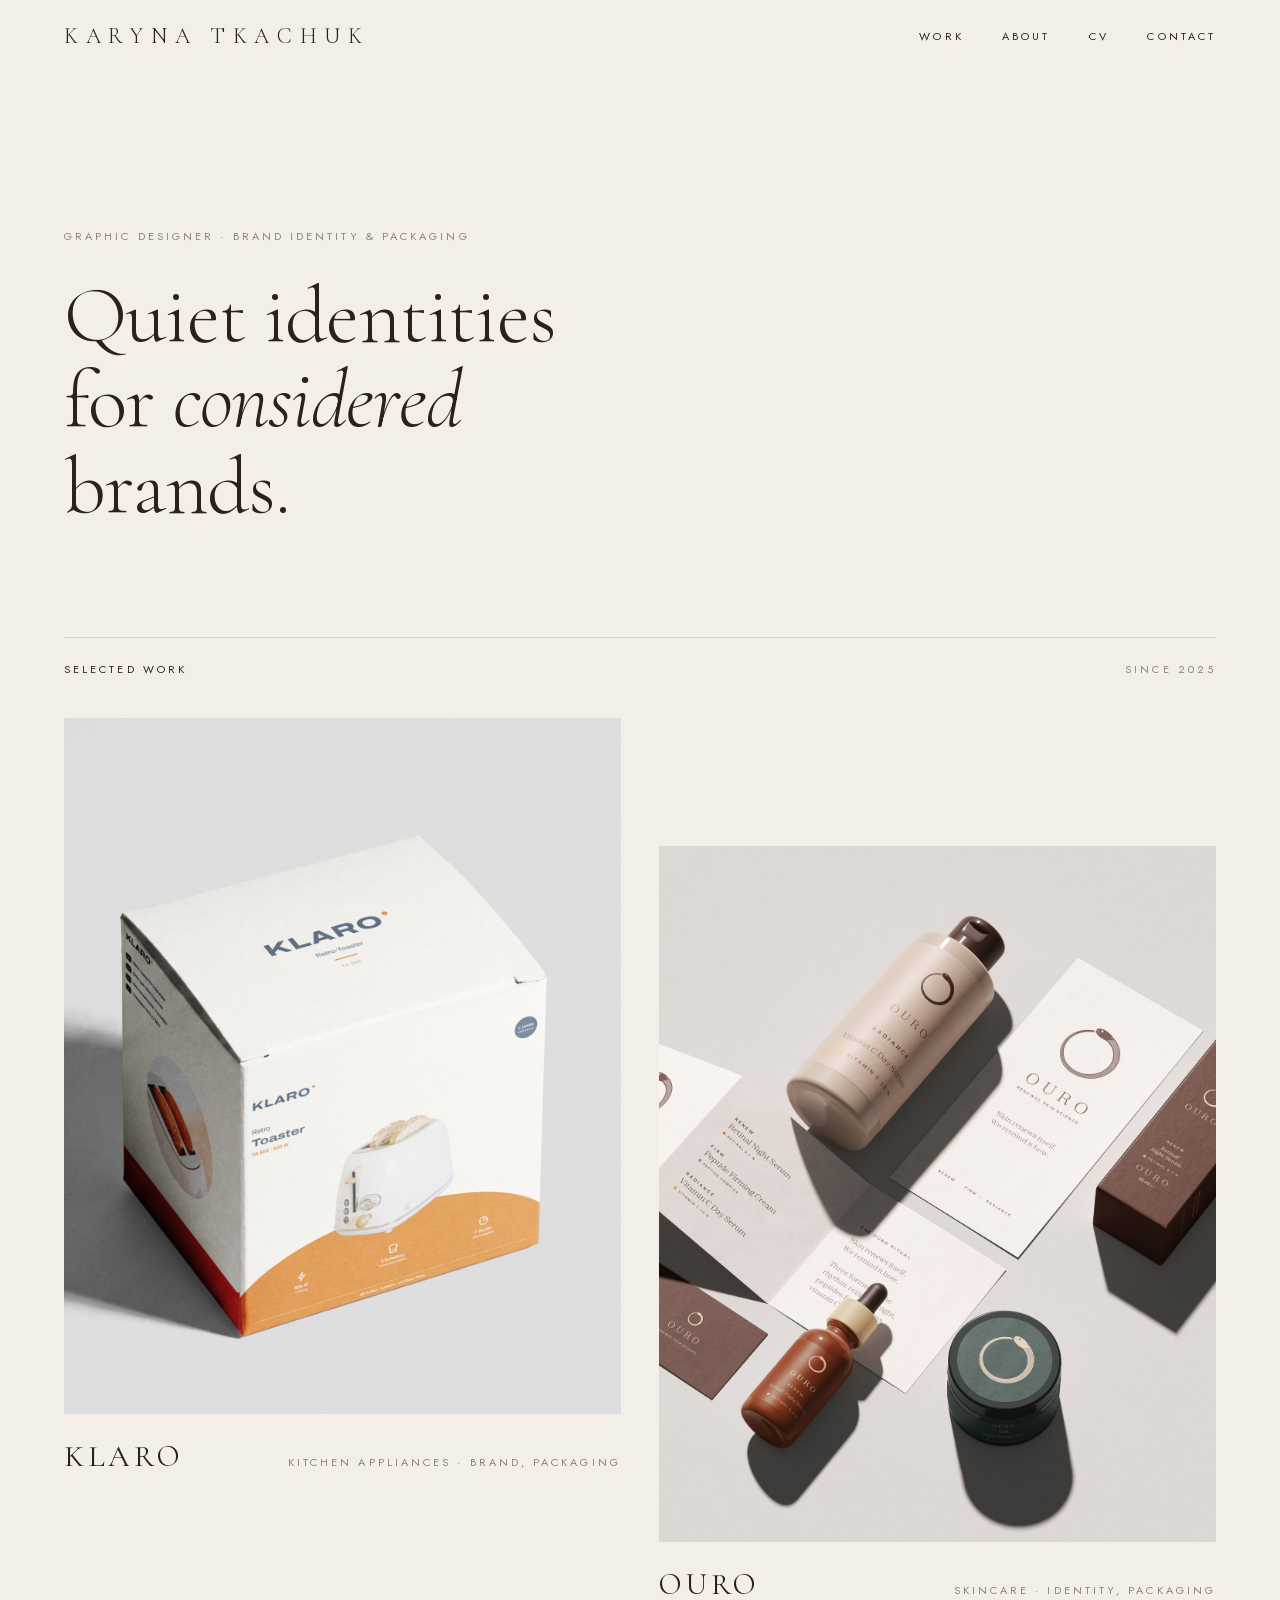
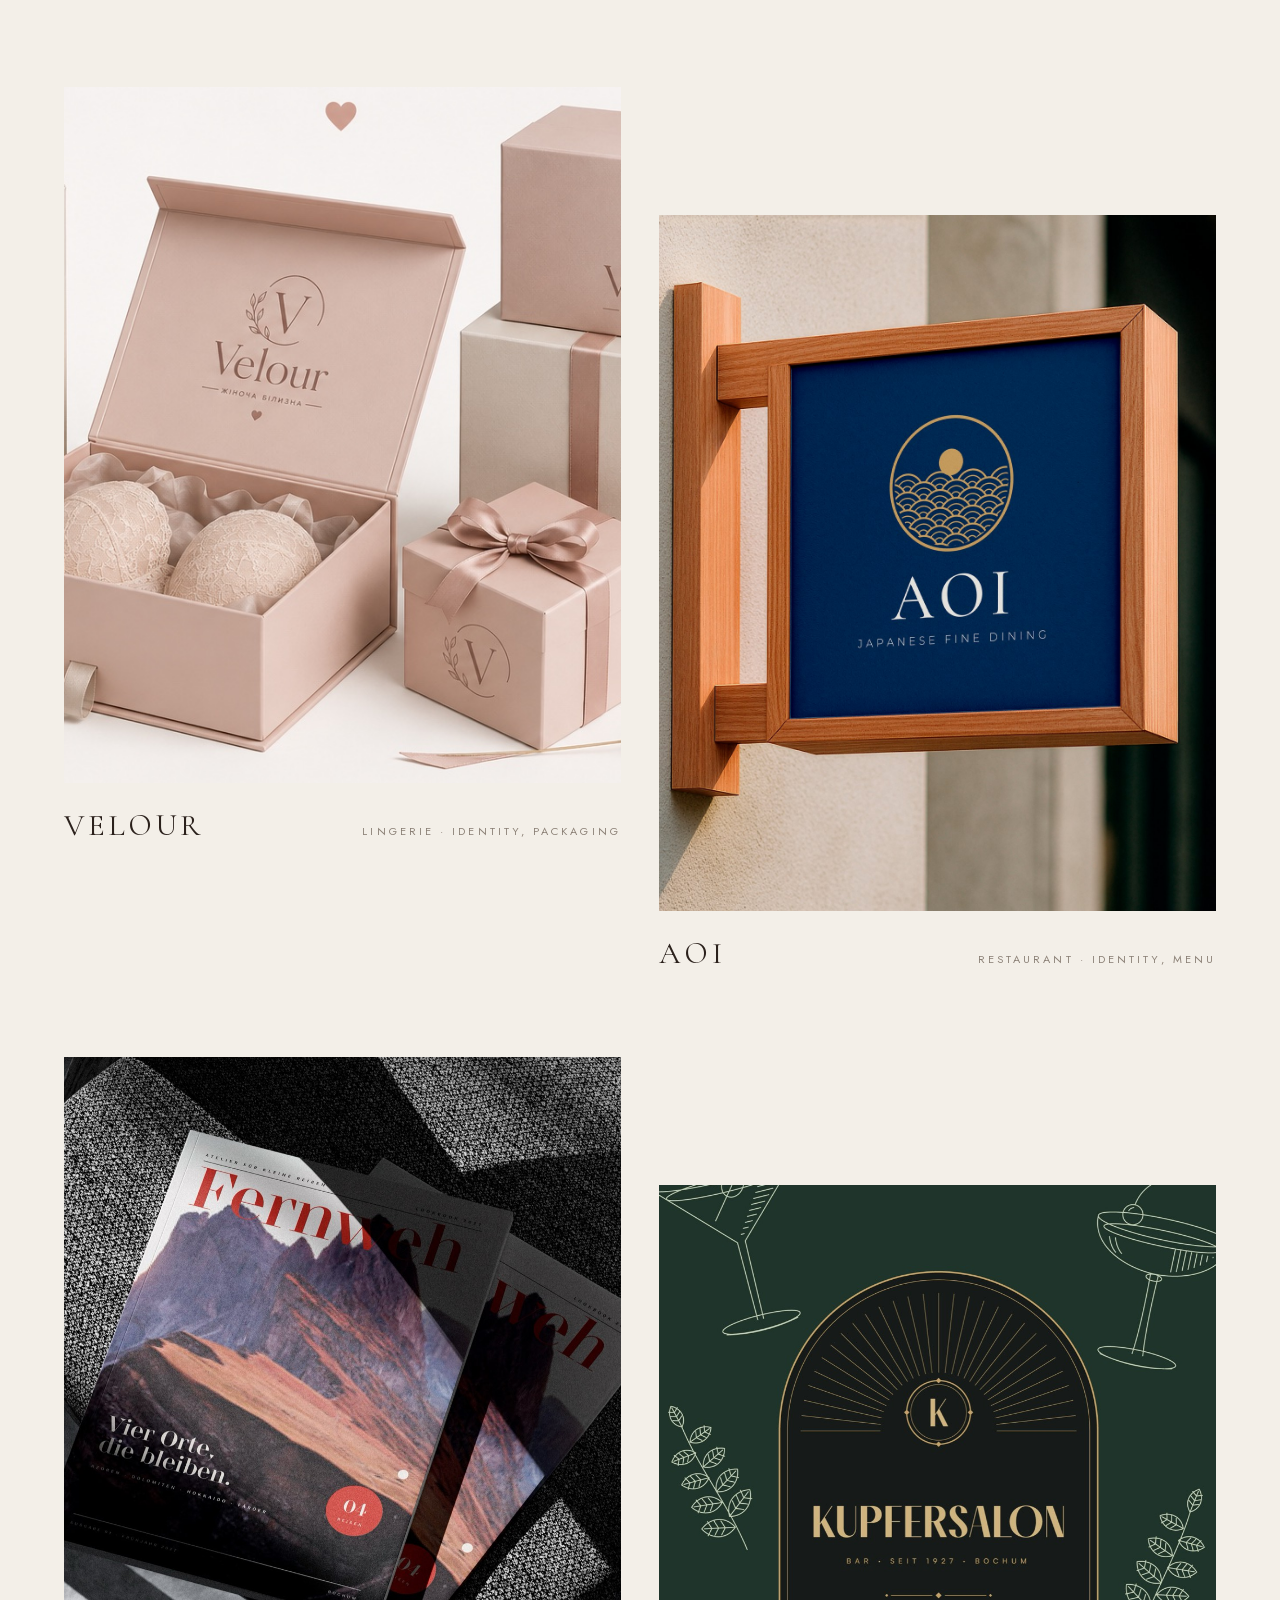
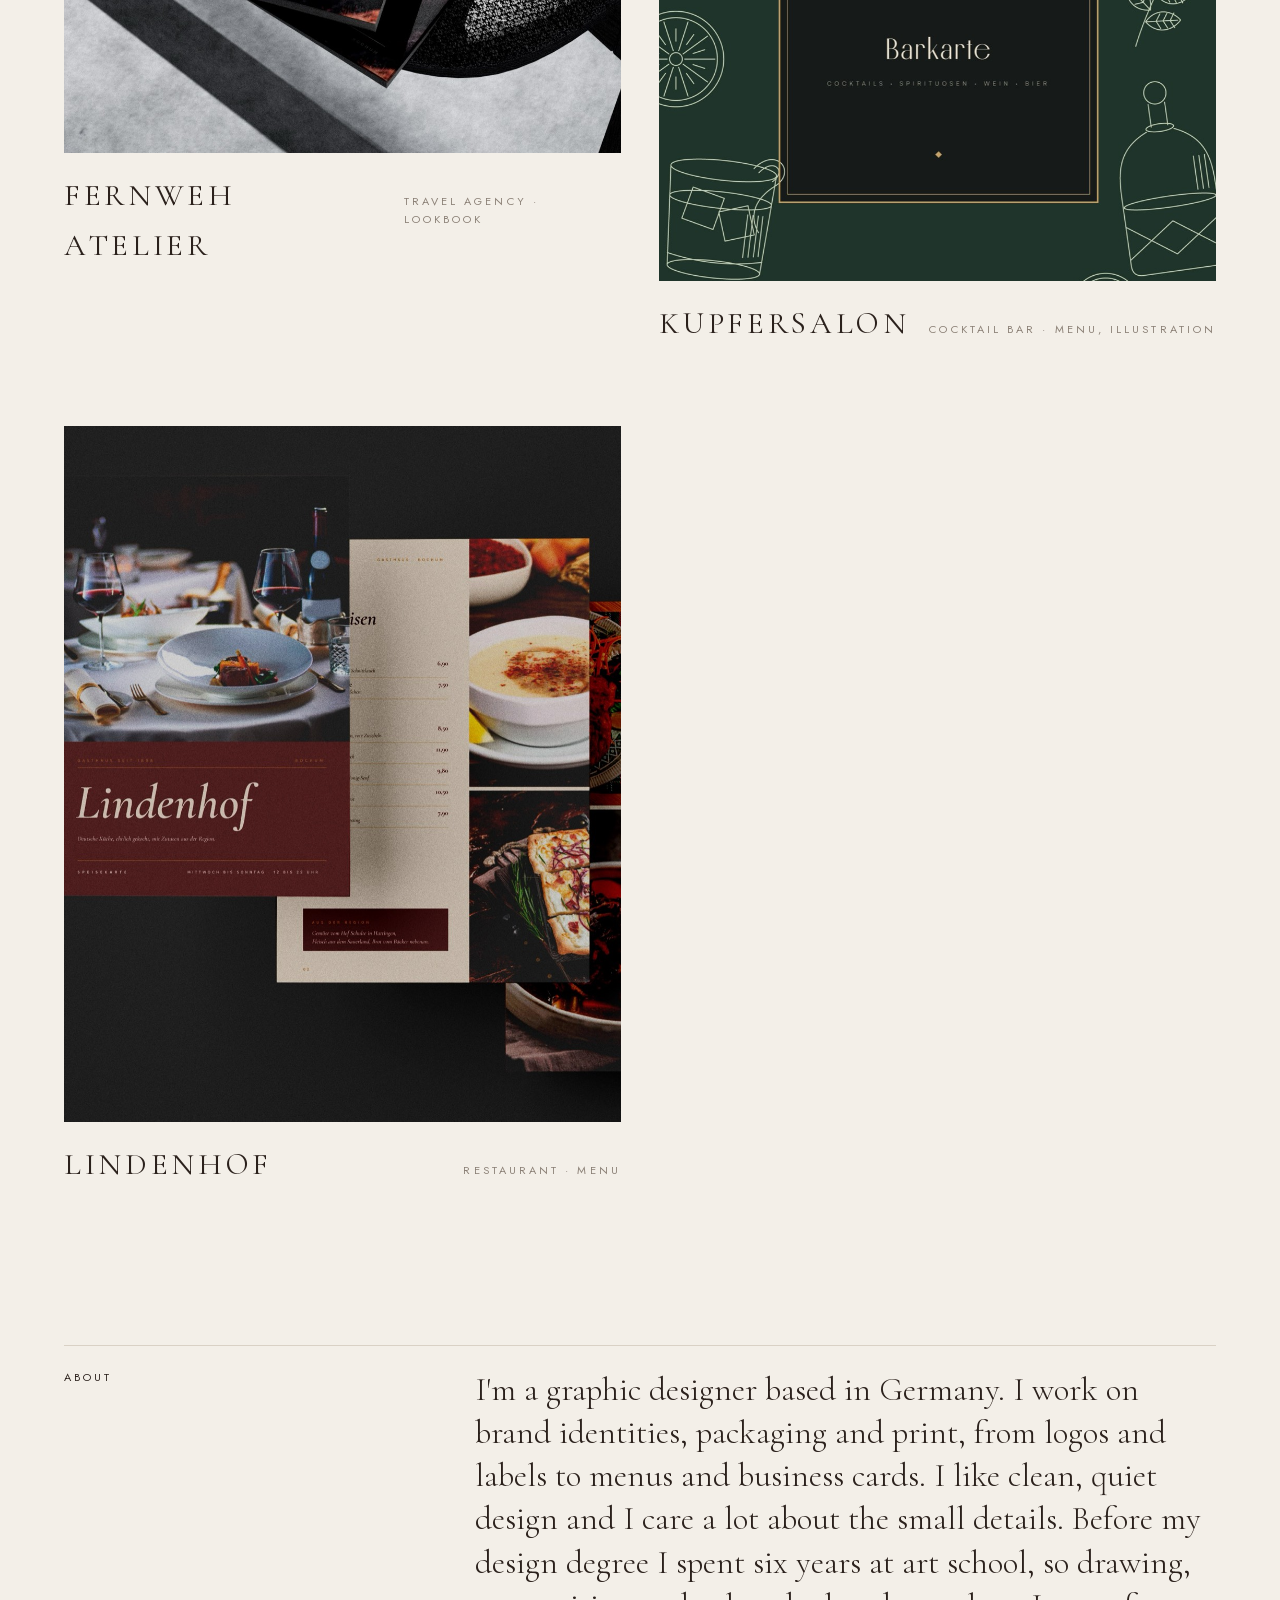
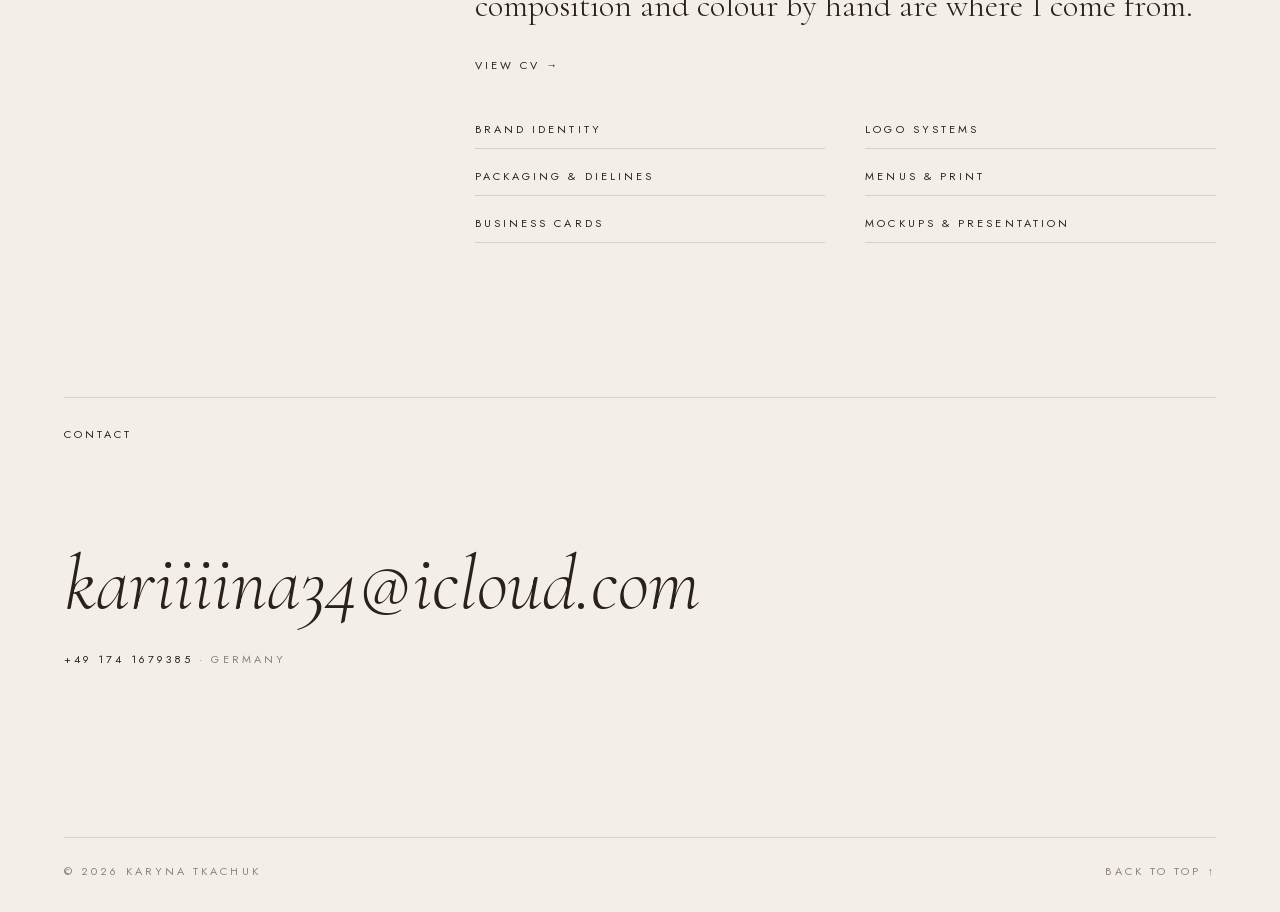
<file: index.html>
<!doctype html>
<html lang="en">
<head>
  <meta charset="utf-8">
  <meta name="viewport" content="width=device-width, initial-scale=1">
  <title>Karyna Tkachuk · Graphic Designer</title>
  <meta name="description" content="Brand identity, packaging and print design by Karyna Tkachuk.">
  <link rel="stylesheet" href="fonts.css">
  <link rel="stylesheet" href="style.css">
</head>
<body id="top">

  <header class="site-header">
    <div class="wrap">
      <a href="index.html" class="logo">Karyna Tkachuk</a>
      <nav class="nav caps">
        <a href="#work">Work</a>
        <a href="#about">About</a>
        <a href="cv.html">CV</a>
        <a href="#contact">Contact</a>
      </nav>
    </div>
  </header>

  <main class="wrap">

    <section class="hero">
      <p class="caps muted reveal">Graphic Designer · Brand Identity &amp; Packaging</p>
      <h1 class="reveal">Quiet identities for <em>considered</em> brands.</h1>
    </section>

    <section id="work">
      <div class="section-head caps">
        <span>Selected work</span>
        <span class="muted">Since 2025</span>
      </div>

      <div class="work-grid">
        <a class="card reveal" href="klaro.html">
          <div class="thumb"><img src="images/klaro/01.jpg" alt="KLARO retro toaster box" loading="lazy" style="object-position: 52% 50%"></div>
          <div class="meta"><h3>Klaro</h3><span class="caps muted">Kitchen appliances · Brand, Packaging</span></div>
        </a>
        <a class="card reveal" href="ouro.html">
          <div class="thumb"><img src="images/ouro/08.jpg" alt="OURO product line flat lay" loading="lazy"></div>
          <div class="meta"><h3>Ouro</h3><span class="caps muted">Skincare · Identity, Packaging</span></div>
        </a>
        <a class="card reveal" href="velour.html">
          <div class="thumb"><img src="images/velour/07.jpg" alt="Velour gift boxes" loading="lazy"></div>
          <div class="meta"><h3>Velour</h3><span class="caps muted">Lingerie · Identity, Packaging</span></div>
        </a>
        <a class="card reveal" href="aoi.html">
          <div class="thumb"><img src="images/aoi/09.jpg" alt="AOI sign in a wooden frame" loading="lazy"></div>
          <div class="meta"><h3>Aoi</h3><span class="caps muted">Restaurant · Identity, Menu</span></div>
        </a>
        <a class="card reveal" href="fernweh.html">
          <div class="thumb"><img src="images/fernweh/m1.jpg" alt="Fernweh Atelier lookbooks on a chair" loading="lazy"></div>
          <div class="meta"><h3>Fernweh Atelier</h3><span class="caps muted">Travel agency · Lookbook</span></div>
        </a>
        <a class="card reveal" href="kupfersalon.html">
          <div class="thumb"><img src="images/kupfersalon/01.jpg" alt="Kupfersalon bar menu cover" loading="lazy"></div>
          <div class="meta"><h3>Kupfersalon</h3><span class="caps muted">Cocktail bar · Menu, Illustration</span></div>
        </a>
        <a class="card reveal" href="lindenhof.html">
          <div class="thumb"><img src="images/lindenhof/m1.jpg" alt="Lindenhof menu pages on dark background" loading="lazy" style="object-position: 28% 50%"></div>
          <div class="meta"><h3>Lindenhof</h3><span class="caps muted">Restaurant · Menu</span></div>
        </a>
      </div>
    </section>

    <section id="about" class="about">
      <span class="caps">About</span>
      <div>
        <p class="lead reveal">I'm a graphic designer based in Germany. I work on brand identities, packaging and print, from logos and labels to menus and business cards. I like clean, quiet design and I care a lot about the small details. Before my design degree I spent six years at art school, so drawing, composition and colour by hand are where I come from.</p>
        <p class="reveal" style="margin:-8px 0 32px"><a class="link caps" href="cv.html">View CV →</a></p>
        <ul class="services caps">
          <li>Brand identity</li>
          <li>Logo systems</li>
          <li>Packaging &amp; dielines</li>
          <li>Menus &amp; print</li>
          <li>Business cards</li>
          <li>Mockups &amp; presentation</li>
        </ul>
      </div>
    </section>

    <section id="contact" class="contact">
      <span class="caps">Contact</span><br>
      <a class="big link" href="mailto:kariiiina34@icloud.com">kariiiina34@icloud.com</a>
      <p class="contact-phone caps"><a class="link" href="tel:+491741679385">+49 174 1679385</a> <span class="muted">· Germany</span></p>
    </section>

    <footer class="site-footer caps muted">
      <span>© <span data-year>2026</span> Karyna Tkachuk</span>
      <a class="link" href="#top">Back to top ↑</a>
    </footer>

  </main>

  <script src="script.js"></script>
</body>
</html>
</file>
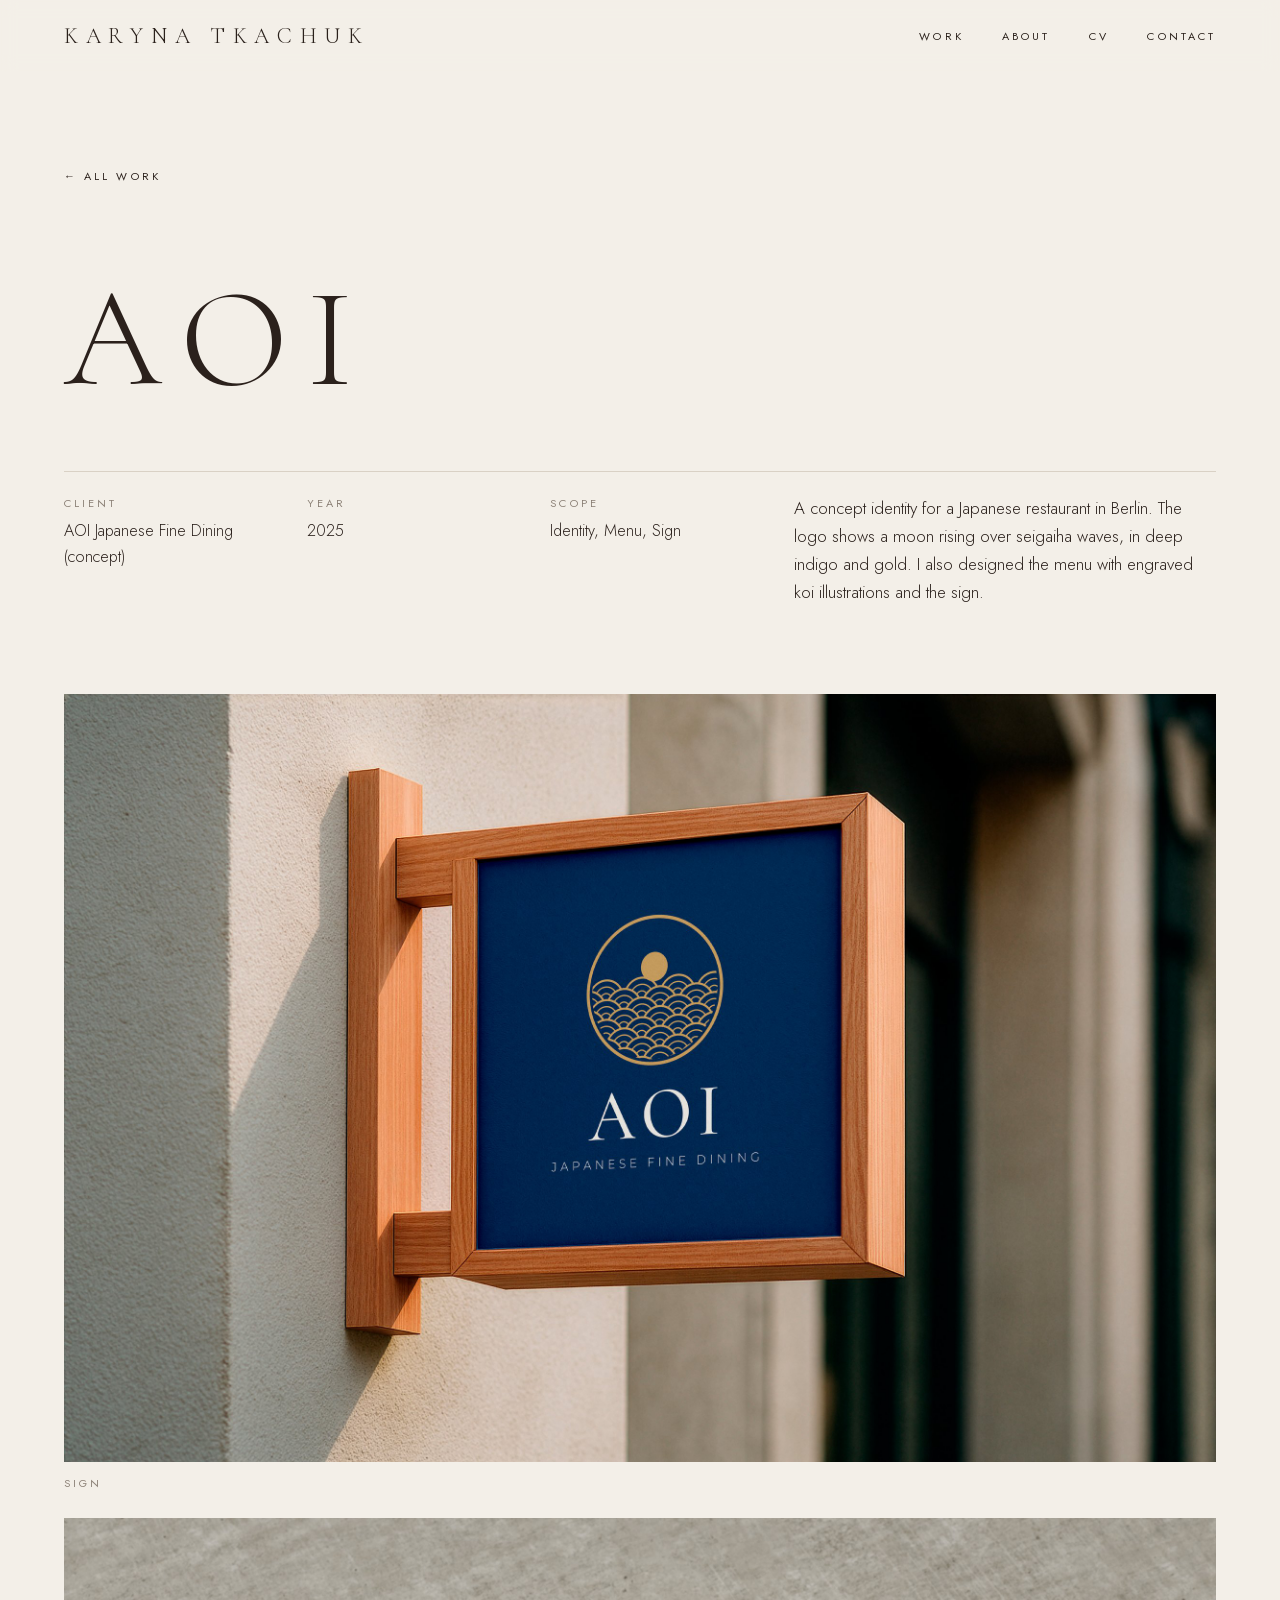
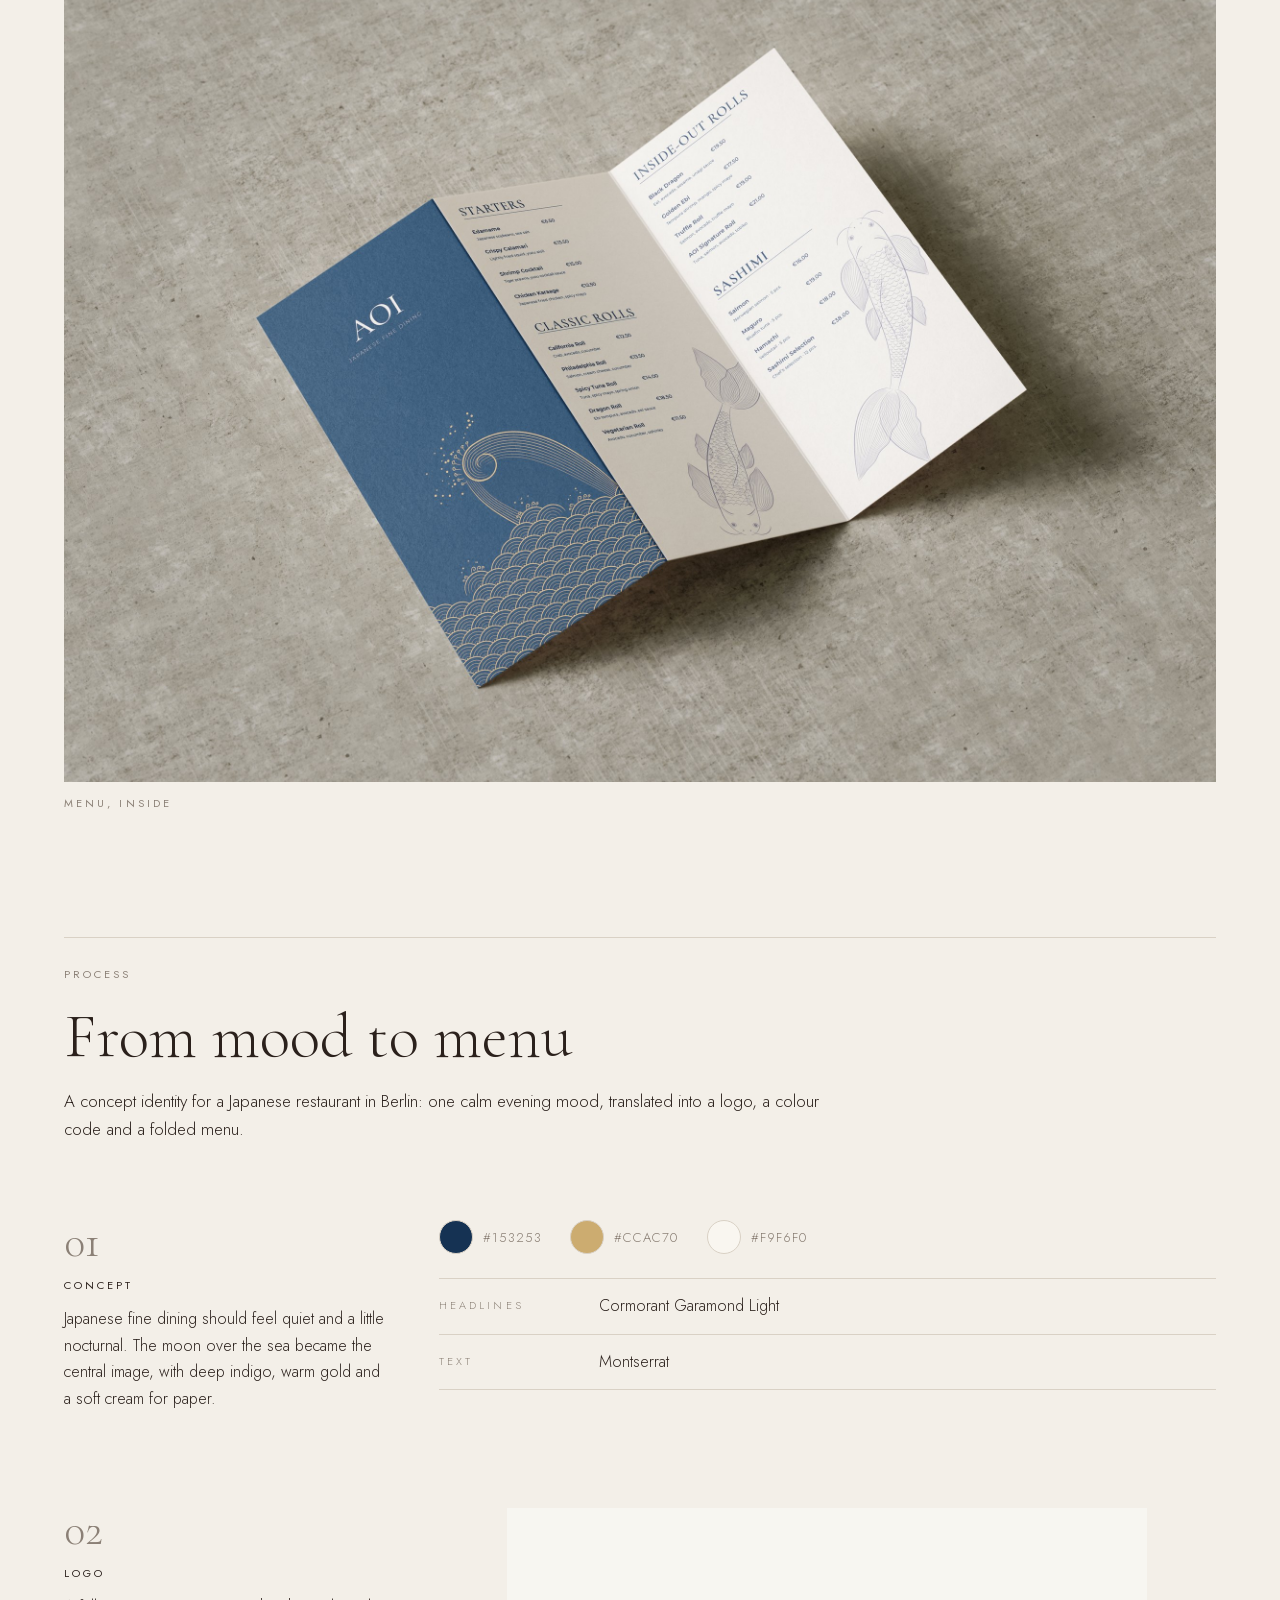
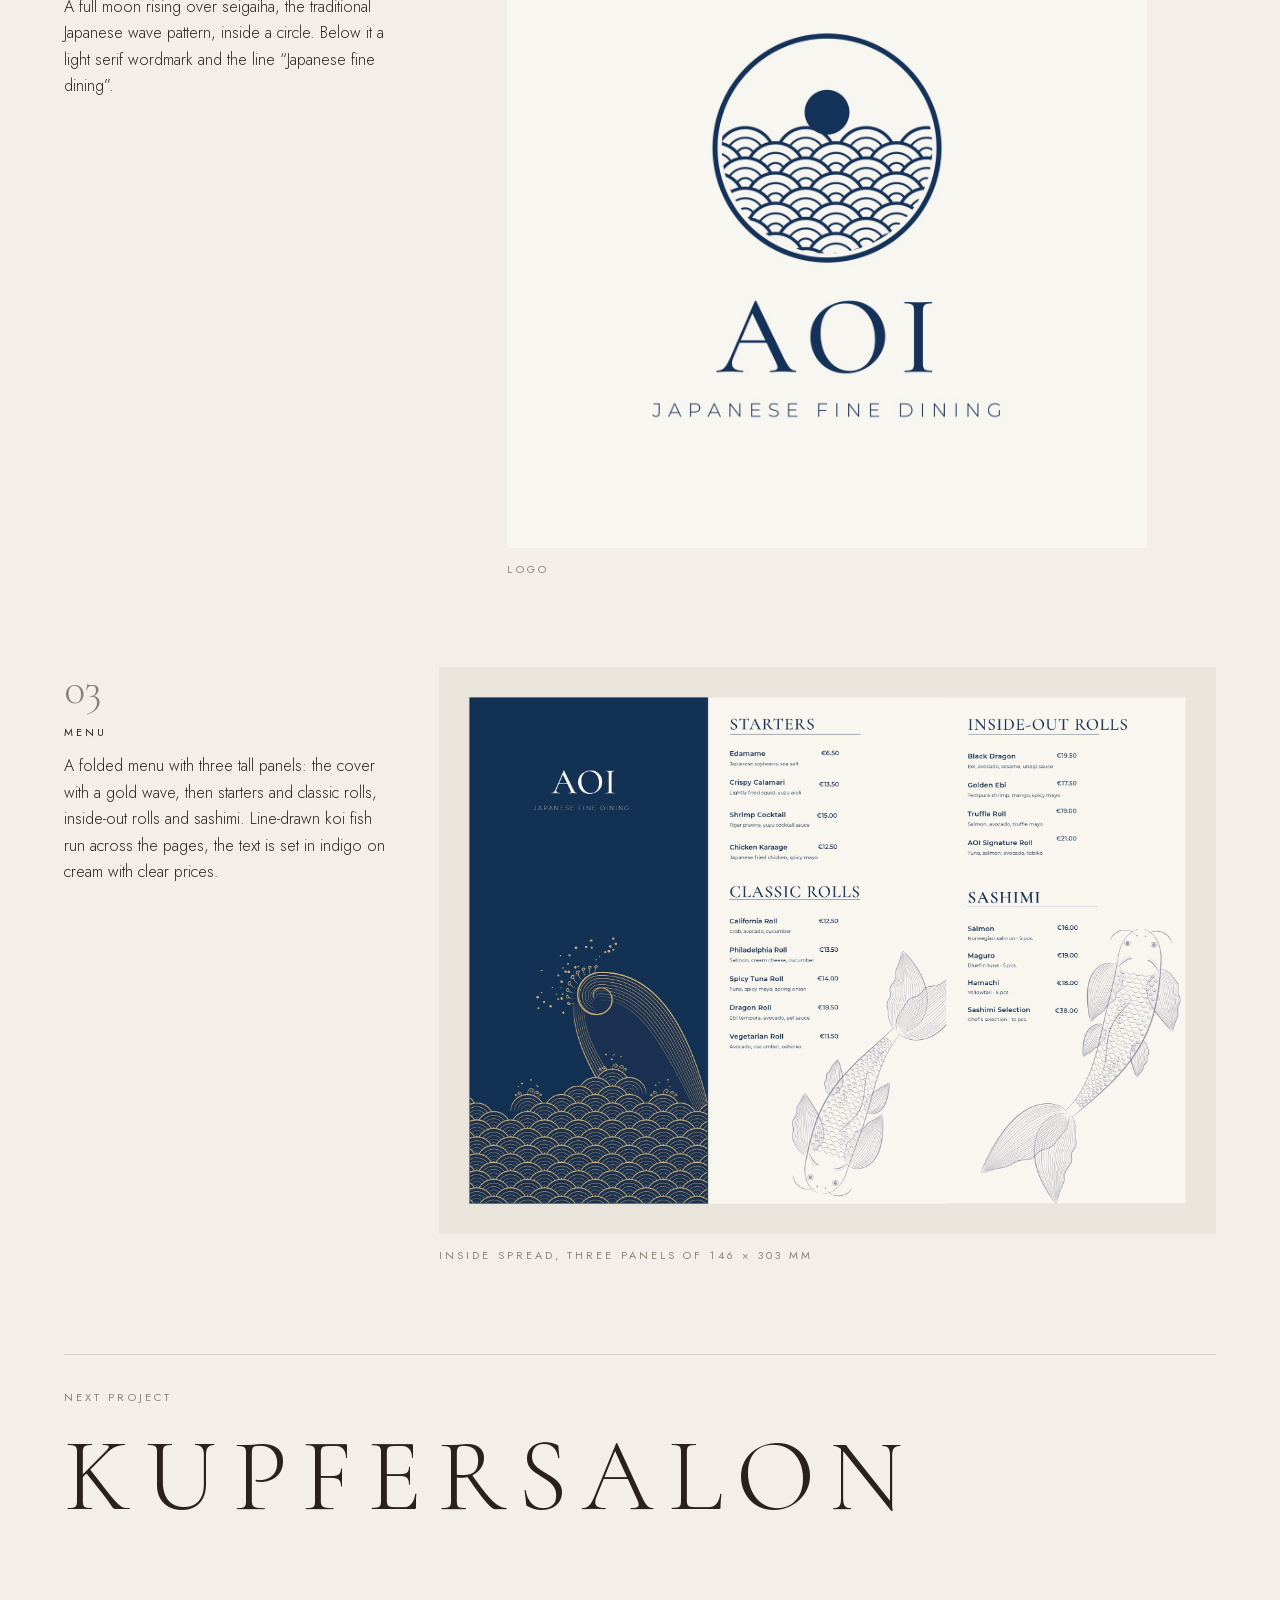
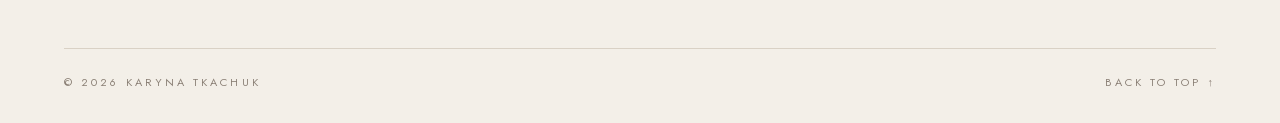
<file: aoi.html>
<!doctype html>
<html lang="en">
<head>
  <meta charset="utf-8">
  <meta name="viewport" content="width=device-width, initial-scale=1">
  <title>Aoi · Karyna Tkachuk</title>
  <meta name="description" content="AOI Japanese Fine Dining. Identity, menu and signage.">
  <link rel="stylesheet" href="fonts.css">
  <link rel="stylesheet" href="style.css">
</head>
<body id="top">

  <header class="site-header">
    <div class="wrap">
      <a href="index.html" class="logo">Karyna Tkachuk</a>
      <nav class="nav caps">
        <a href="index.html#work">Work</a>
        <a href="index.html#about">About</a>
        <a href="cv.html">CV</a>
        <a href="index.html#contact">Contact</a>
      </nav>
    </div>
  </header>

  <main class="wrap">
    <section class="project-hero">
      <a href="index.html#work" class="back caps link">← All work</a>
      <h1 class="reveal">Aoi</h1>
      <dl class="project-info">
        <div><dt class="caps muted">Client</dt><dd>AOI Japanese Fine Dining (concept)</dd></div>
        <div><dt class="caps muted">Year</dt><dd>2025</dd></div>
        <div><dt class="caps muted">Scope</dt><dd>Identity, Menu, Sign</dd></div>
        <div class="desc"><p>A concept identity for a Japanese restaurant in Berlin. The logo shows a moon rising over seigaiha waves, in deep indigo and gold. I also designed the menu with engraved koi illustrations and the sign.</p></div>
      </dl>
    </section>

    <section class="gallery">
      <figure class="reveal"><img src="images/aoi/09.jpg" alt="AOI sign in a wooden frame" loading="lazy"><figcaption class="caps muted">Sign</figcaption></figure>
      <figure class="reveal"><img src="images/aoi/08.jpg" alt="AOI folded menu, inside" loading="lazy"><figcaption class="caps muted">Menu, inside</figcaption></figure>
    </section>

    <section class="process">
      <div class="process-head">
        <span class="caps muted">Process</span>
        <h2 class="reveal">From mood to menu</h2>
        <p class="reveal">A concept identity for a Japanese restaurant in Berlin: one calm evening mood, translated into a logo, a colour code and a folded menu.</p>
      </div>

      <div class="step">
        <div class="step-text">
          <span class="step-no">01</span>
          <h3 class="caps">Concept</h3>
          <p>Japanese fine dining should feel quiet and a little nocturnal. The moon over the sea became the central image, with deep indigo, warm gold and a soft cream for paper.</p>
        </div>
        <div>
          <div class="swatches reveal">
            <div><span style="background:#153253"></span>#153253</div>
            <div><span style="background:#CCAC70"></span>#CCAC70</div>
            <div><span style="background:#F9F6F0"></span>#F9F6F0</div>
          </div>
          <dl class="specs reveal">
            <dt>Headlines</dt><dd>Cormorant Garamond Light</dd>
            <dt>Text</dt><dd>Montserrat</dd>
          </dl>
        </div>
      </div>

      <div class="step">
        <div class="step-text">
          <span class="step-no">02</span>
          <h3 class="caps">Logo</h3>
          <p>A full moon rising over seigaiha, the traditional Japanese wave pattern, inside a circle. Below it a light serif wordmark and the line “Japanese fine dining”.</p>
        </div>
        <div class="gallery"><figure class="reveal small"><img src="images/aoi/02.jpg" alt="AOI logo" loading="lazy"><figcaption class="caps muted">Logo</figcaption></figure></div>
      </div>

      <div class="step">
        <div class="step-text">
          <span class="step-no">03</span>
          <h3 class="caps">Menu</h3>
          <p>A folded menu with three tall panels: the cover with a gold wave, then starters and classic rolls, inside-out rolls and sashimi. Line-drawn koi fish run across the pages, the text is set in indigo on cream with clear prices.</p>
        </div>
        <div class="gallery"><figure class="reveal"><img src="images/aoi/10.jpg" alt="AOI menu, inside spread, flat" loading="lazy"><figcaption class="caps muted">Inside spread, three panels of 146 × 303 mm</figcaption></figure></div>
      </div>
    </section>


    <a class="next" href="kupfersalon.html">
      <span class="caps muted">Next project</span>
      <span class="name">Kupfersalon</span>
    </a>

    <footer class="site-footer caps muted">
      <span>© <span data-year>2026</span> Karyna Tkachuk</span>
      <a class="link" href="#top">Back to top ↑</a>
    </footer>
  </main>

  <script src="script.js"></script>
</body>
</html>
</file>
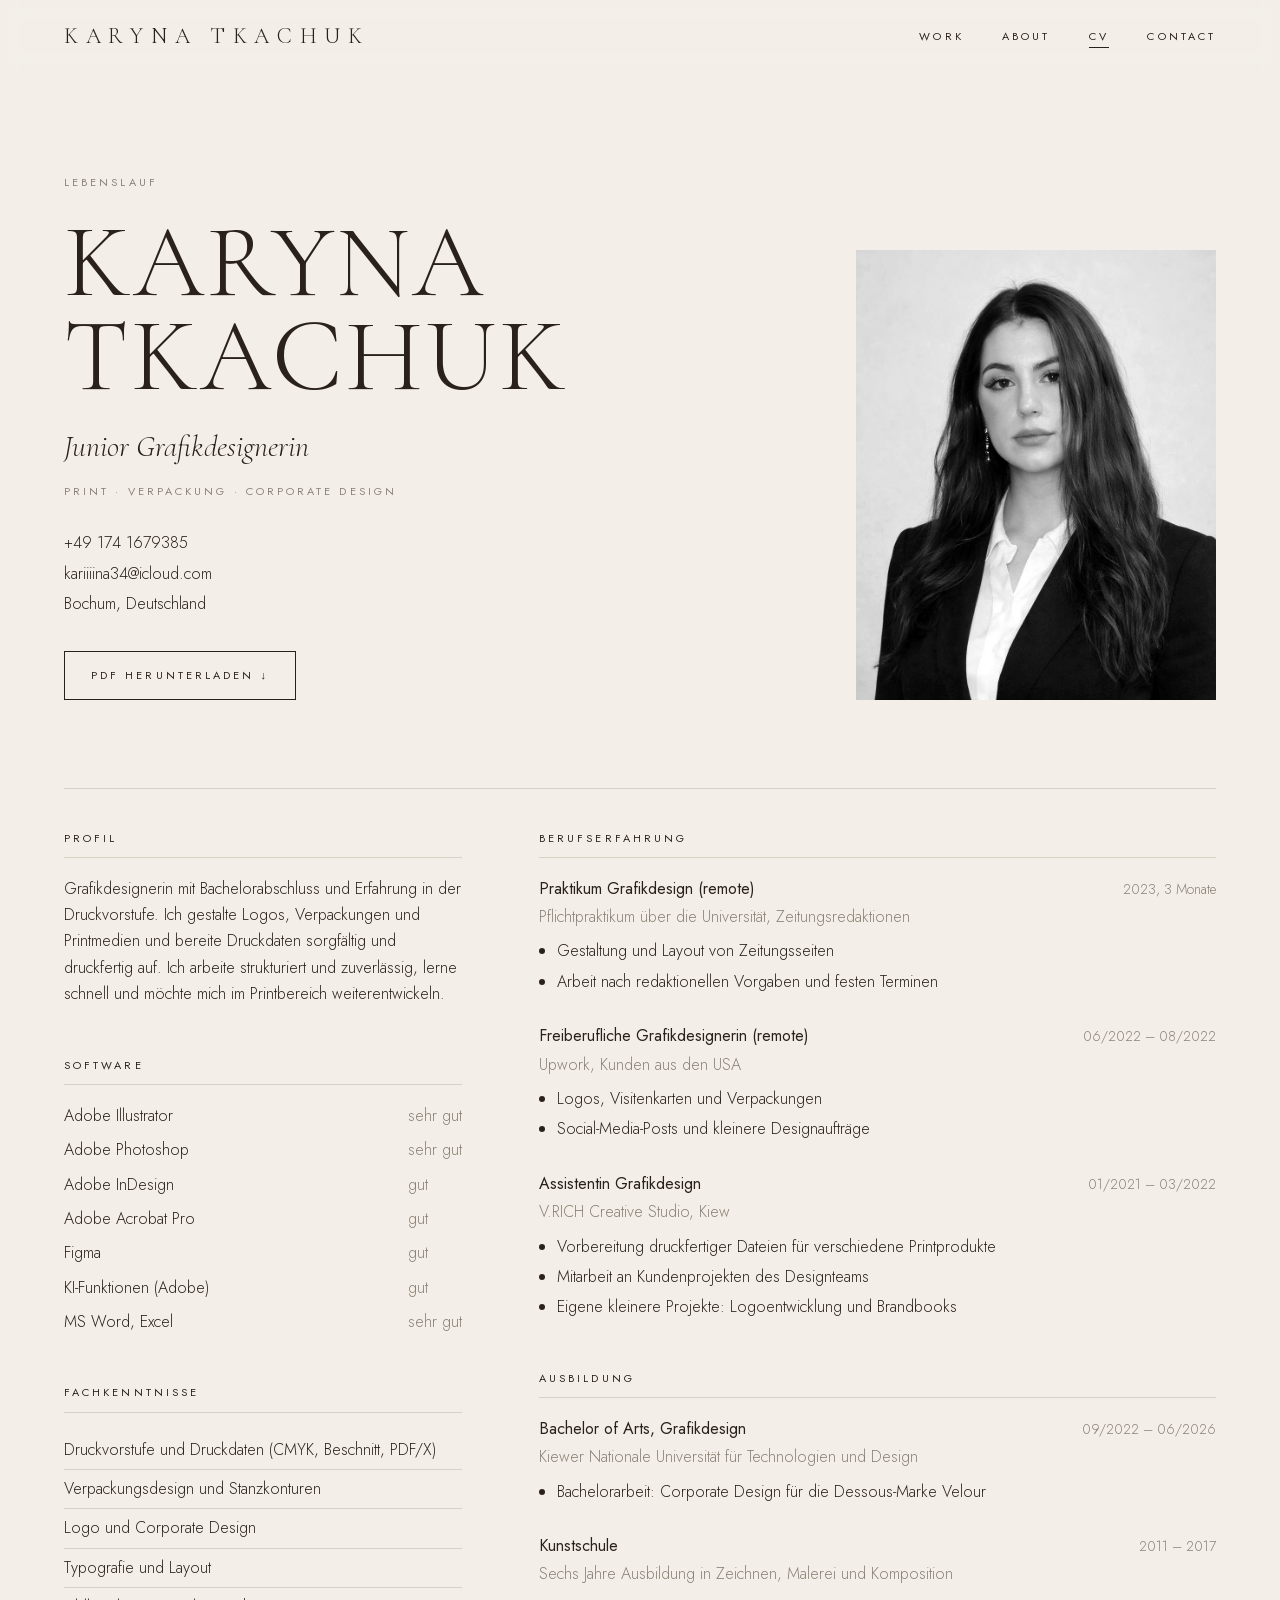
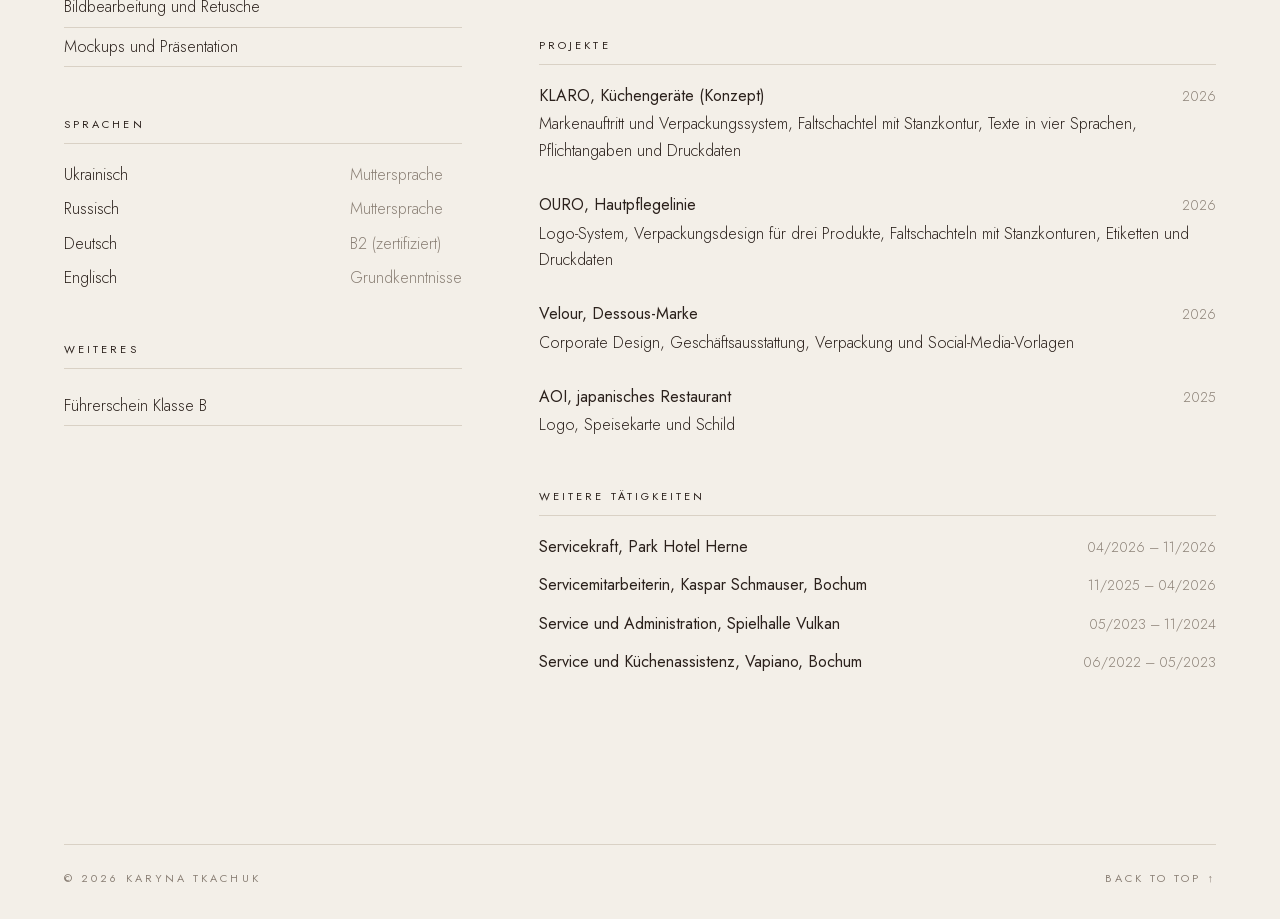
<file: cv.html>
<!doctype html>
<html lang="de">
<head>
  <meta charset="utf-8">
  <meta name="viewport" content="width=device-width, initial-scale=1">
  <title>Lebenslauf · Karyna Tkachuk</title>
  <meta name="description" content="Lebenslauf von Karyna Tkachuk, Junior Grafikdesignerin für Print, Verpackung und Corporate Design in Bochum.">
  <link rel="stylesheet" href="fonts.css">
  <link rel="stylesheet" href="style.css">
</head>
<body id="top">

  <header class="site-header">
    <div class="wrap">
      <a href="index.html" class="logo">Karyna Tkachuk</a>
      <nav class="nav caps">
        <a href="index.html#work">Work</a>
        <a href="index.html#about">About</a>
        <a href="cv.html" aria-current="page">CV</a>
        <a href="index.html#contact">Contact</a>
      </nav>
    </div>
  </header>

  <main class="wrap">
    <section class="cv-hero">
      <div class="cv-intro">
        <p class="caps muted reveal">Lebenslauf</p>
        <h1 class="reveal">Karyna Tkachuk</h1>
        <p class="cv-role reveal">Junior Grafikdesignerin</p>
        <p class="caps muted">Print · Verpackung · Corporate Design</p>
        <p class="cv-contact">
          <a class="link" href="tel:+491741679385">+49 174 1679385</a><br>
          <a class="link" href="mailto:kariiiina34@icloud.com">kariiiina34@icloud.com</a><br>
          Bochum, Deutschland
        </p>
        <a class="btn caps" href="files/Lebenslauf_Karyna_Tkachuk.pdf" download>PDF herunterladen ↓</a>
      </div>
      <figure class="cv-photo reveal"><img src="images/karyna.jpg" alt="Porträt Karyna Tkachuk"></figure>
    </section>

    <div class="cv-grid">
      <div>
        <section class="cv-block">
          <h2 class="caps">Profil</h2>
          <p>Grafikdesignerin mit Bachelorabschluss und Erfahrung in der Druckvorstufe. Ich gestalte Logos, Verpackungen und Printmedien und bereite Druckdaten sorgfältig und druckfertig auf. Ich arbeite strukturiert und zuverlässig, lerne schnell und möchte mich im Printbereich weiterentwickeln.</p>
        </section>

        <section class="cv-block">
          <h2 class="caps">Software</h2>
          <dl class="kv">
            <dt>Adobe Illustrator</dt><dd>sehr gut</dd>
            <dt>Adobe Photoshop</dt><dd>sehr gut</dd>
            <dt>Adobe InDesign</dt><dd>gut</dd>
            <dt>Adobe Acrobat Pro</dt><dd>gut</dd>
            <dt>Figma</dt><dd>gut</dd>
            <dt>KI-Funktionen (Adobe)</dt><dd>gut</dd>
            <dt>MS Word, Excel</dt><dd>sehr gut</dd>
          </dl>
        </section>

        <section class="cv-block">
          <h2 class="caps">Fachkenntnisse</h2>
          <ul class="cv-list">
            <li>Druckvorstufe und Druckdaten (CMYK, Beschnitt, PDF/X)</li>
            <li>Verpackungsdesign und Stanzkonturen</li>
            <li>Logo und Corporate Design</li>
            <li>Typografie und Layout</li>
            <li>Bildbearbeitung und Retusche</li>
            <li>Mockups und Präsentation</li>
          </ul>
        </section>

        <section class="cv-block">
          <h2 class="caps">Sprachen</h2>
          <dl class="kv">
            <dt>Ukrainisch</dt><dd>Muttersprache</dd>
            <dt>Russisch</dt><dd>Muttersprache</dd>
            <dt>Deutsch</dt><dd>B2 (zertifiziert)</dd>
            <dt>Englisch</dt><dd>Grundkenntnisse</dd>
          </dl>
        </section>

        <section class="cv-block">
          <h2 class="caps">Weiteres</h2>
          <ul class="cv-list"><li>Führerschein Klasse B</li></ul>
        </section>
      </div>

      <div>
        <section class="cv-block">
          <h2 class="caps">Berufserfahrung</h2>
          <article class="entry">
            <div class="entry-top"><h3>Praktikum Grafikdesign (remote)</h3><span class="muted">2023, 3 Monate</span></div>
            <p class="muted">Pflichtpraktikum über die Universität, Zeitungsredaktionen</p>
            <ul>
              <li>Gestaltung und Layout von Zeitungsseiten</li>
              <li>Arbeit nach redaktionellen Vorgaben und festen Terminen</li>
            </ul>
          </article>
          <article class="entry">
            <div class="entry-top"><h3>Freiberufliche Grafikdesignerin (remote)</h3><span class="muted">06/2022 – 08/2022</span></div>
            <p class="muted">Upwork, Kunden aus den USA</p>
            <ul>
              <li>Logos, Visitenkarten und Verpackungen</li>
              <li>Social-Media-Posts und kleinere Designaufträge</li>
            </ul>
          </article>
          <article class="entry">
            <div class="entry-top"><h3>Assistentin Grafikdesign</h3><span class="muted">01/2021 – 03/2022</span></div>
            <p class="muted">V.RICH Creative Studio, Kiew</p>
            <ul>
              <li>Vorbereitung druckfertiger Dateien für verschiedene Printprodukte</li>
              <li>Mitarbeit an Kundenprojekten des Designteams</li>
              <li>Eigene kleinere Projekte: Logoentwicklung und Brandbooks</li>
            </ul>
          </article>
        </section>

        <section class="cv-block">
          <h2 class="caps">Ausbildung</h2>
          <article class="entry">
            <div class="entry-top"><h3>Bachelor of Arts, Grafikdesign</h3><span class="muted">09/2022 – 06/2026</span></div>
            <p class="muted">Kiewer Nationale Universität für Technologien und Design</p>
            <ul><li>Bachelorarbeit: Corporate Design für die Dessous-Marke <a class="link" href="velour.html">Velour</a></li></ul>
          </article>
          <article class="entry">
            <div class="entry-top"><h3>Kunstschule</h3><span class="muted">2011 – 2017</span></div>
            <p class="muted">Sechs Jahre Ausbildung in Zeichnen, Malerei und Komposition</p>
          </article>
        </section>

        <section class="cv-block">
          <h2 class="caps">Projekte</h2>
          <article class="entry">
            <div class="entry-top"><h3><a class="link" href="klaro.html">KLARO, Küchengeräte (Konzept)</a></h3><span class="muted">2026</span></div>
            <p>Markenauftritt und Verpackungssystem, Faltschachtel mit Stanzkontur, Texte in vier Sprachen, Pflichtangaben und Druckdaten</p>
          </article>
          <article class="entry">
            <div class="entry-top"><h3><a class="link" href="ouro.html">OURO, Hautpflegelinie</a></h3><span class="muted">2026</span></div>
            <p>Logo-System, Verpackungsdesign für drei Produkte, Faltschachteln mit Stanzkonturen, Etiketten und Druckdaten</p>
          </article>
          <article class="entry">
            <div class="entry-top"><h3><a class="link" href="velour.html">Velour, Dessous-Marke</a></h3><span class="muted">2026</span></div>
            <p>Corporate Design, Geschäftsausstattung, Verpackung und Social-Media-Vorlagen</p>
          </article>
          <article class="entry">
            <div class="entry-top"><h3><a class="link" href="aoi.html">AOI, japanisches Restaurant</a></h3><span class="muted">2025</span></div>
            <p>Logo, Speisekarte und Schild</p>
          </article>
        </section>

        <section class="cv-block">
          <h2 class="caps">Weitere Tätigkeiten</h2>
          <div class="entry compact"><div class="entry-top"><h3>Servicekraft, Park Hotel Herne</h3><span class="muted">04/2026 – 11/2026</span></div></div>
          <div class="entry compact"><div class="entry-top"><h3>Servicemitarbeiterin, Kaspar Schmauser, Bochum</h3><span class="muted">11/2025 – 04/2026</span></div></div>
          <div class="entry compact"><div class="entry-top"><h3>Service und Administration, Spielhalle Vulkan</h3><span class="muted">05/2023 – 11/2024</span></div></div>
          <div class="entry compact"><div class="entry-top"><h3>Service und Küchenassistenz, Vapiano, Bochum</h3><span class="muted">06/2022 – 05/2023</span></div></div>
        </section>
      </div>
    </div>

    <footer class="site-footer caps muted">
      <span>© <span data-year>2026</span> Karyna Tkachuk</span>
      <a class="link" href="#top">Back to top ↑</a>
    </footer>
  </main>

  <script src="script.js"></script>
</body>
</html>
</file>
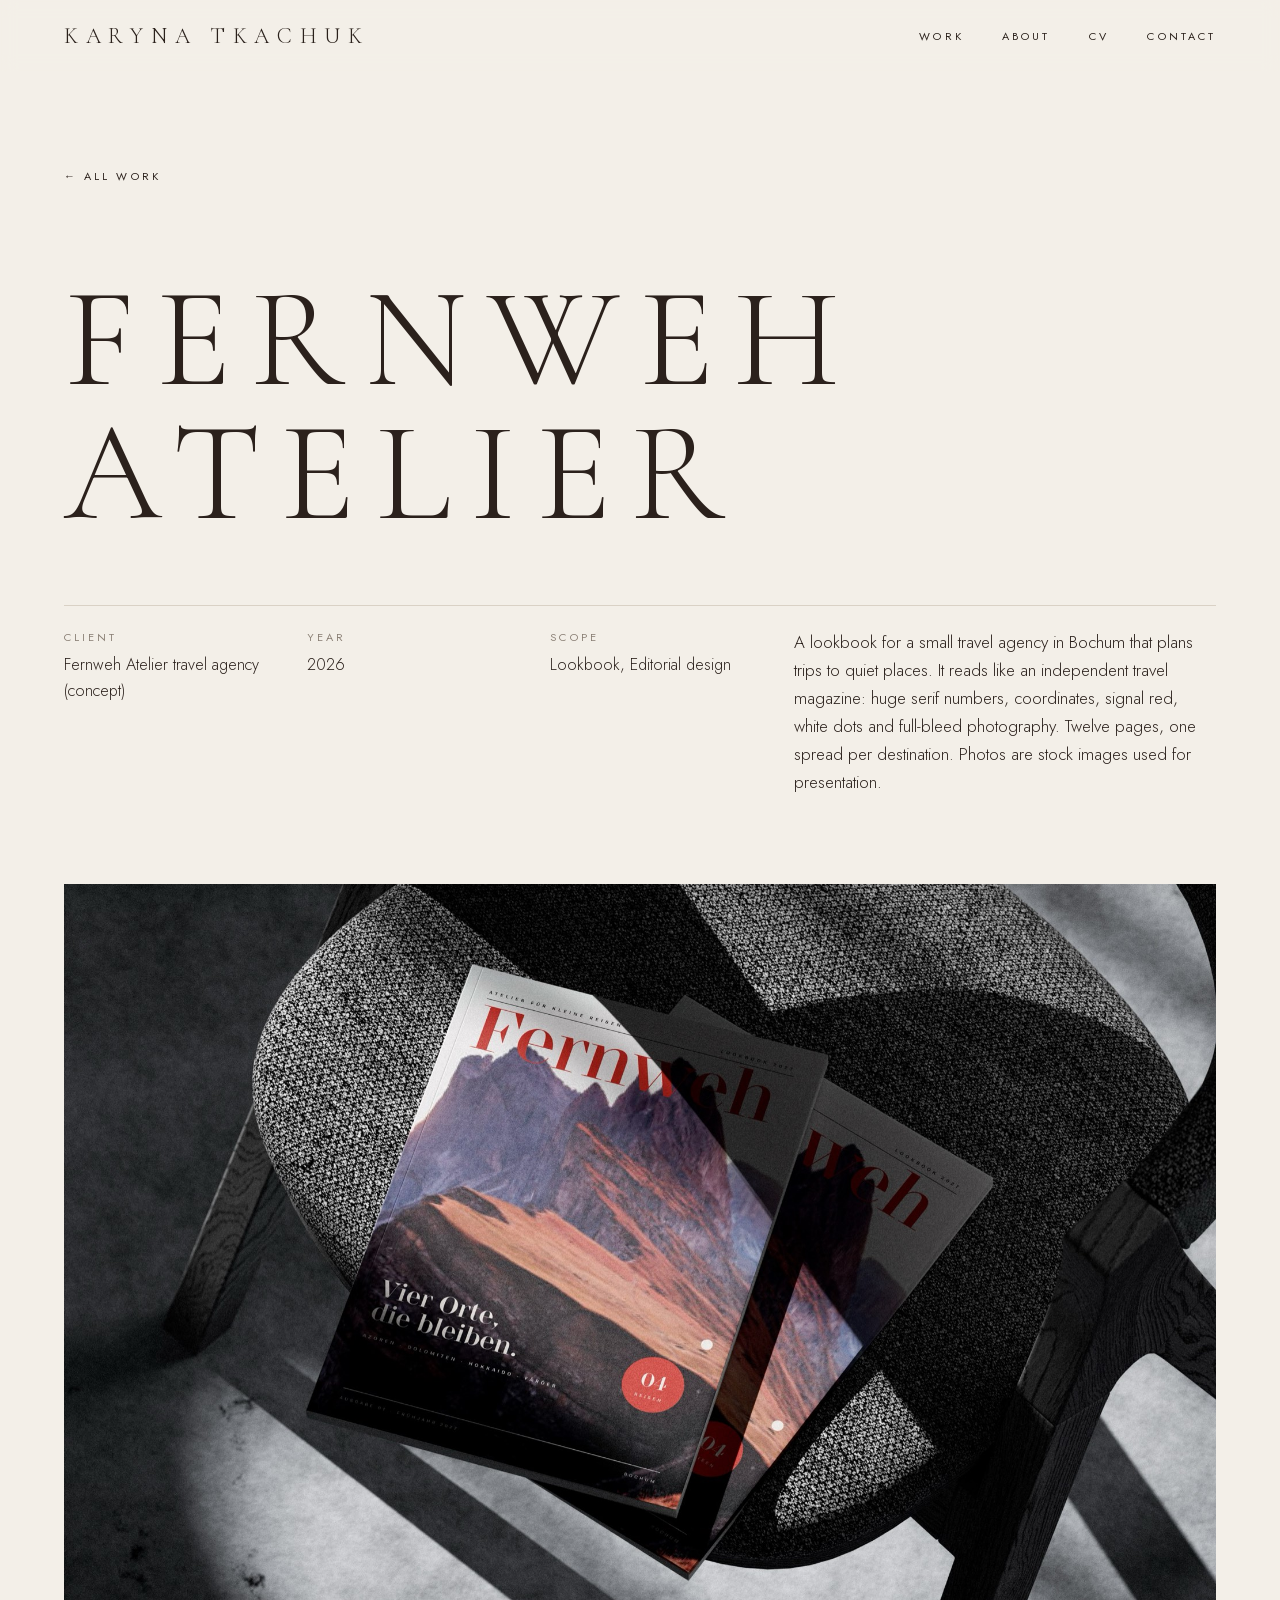
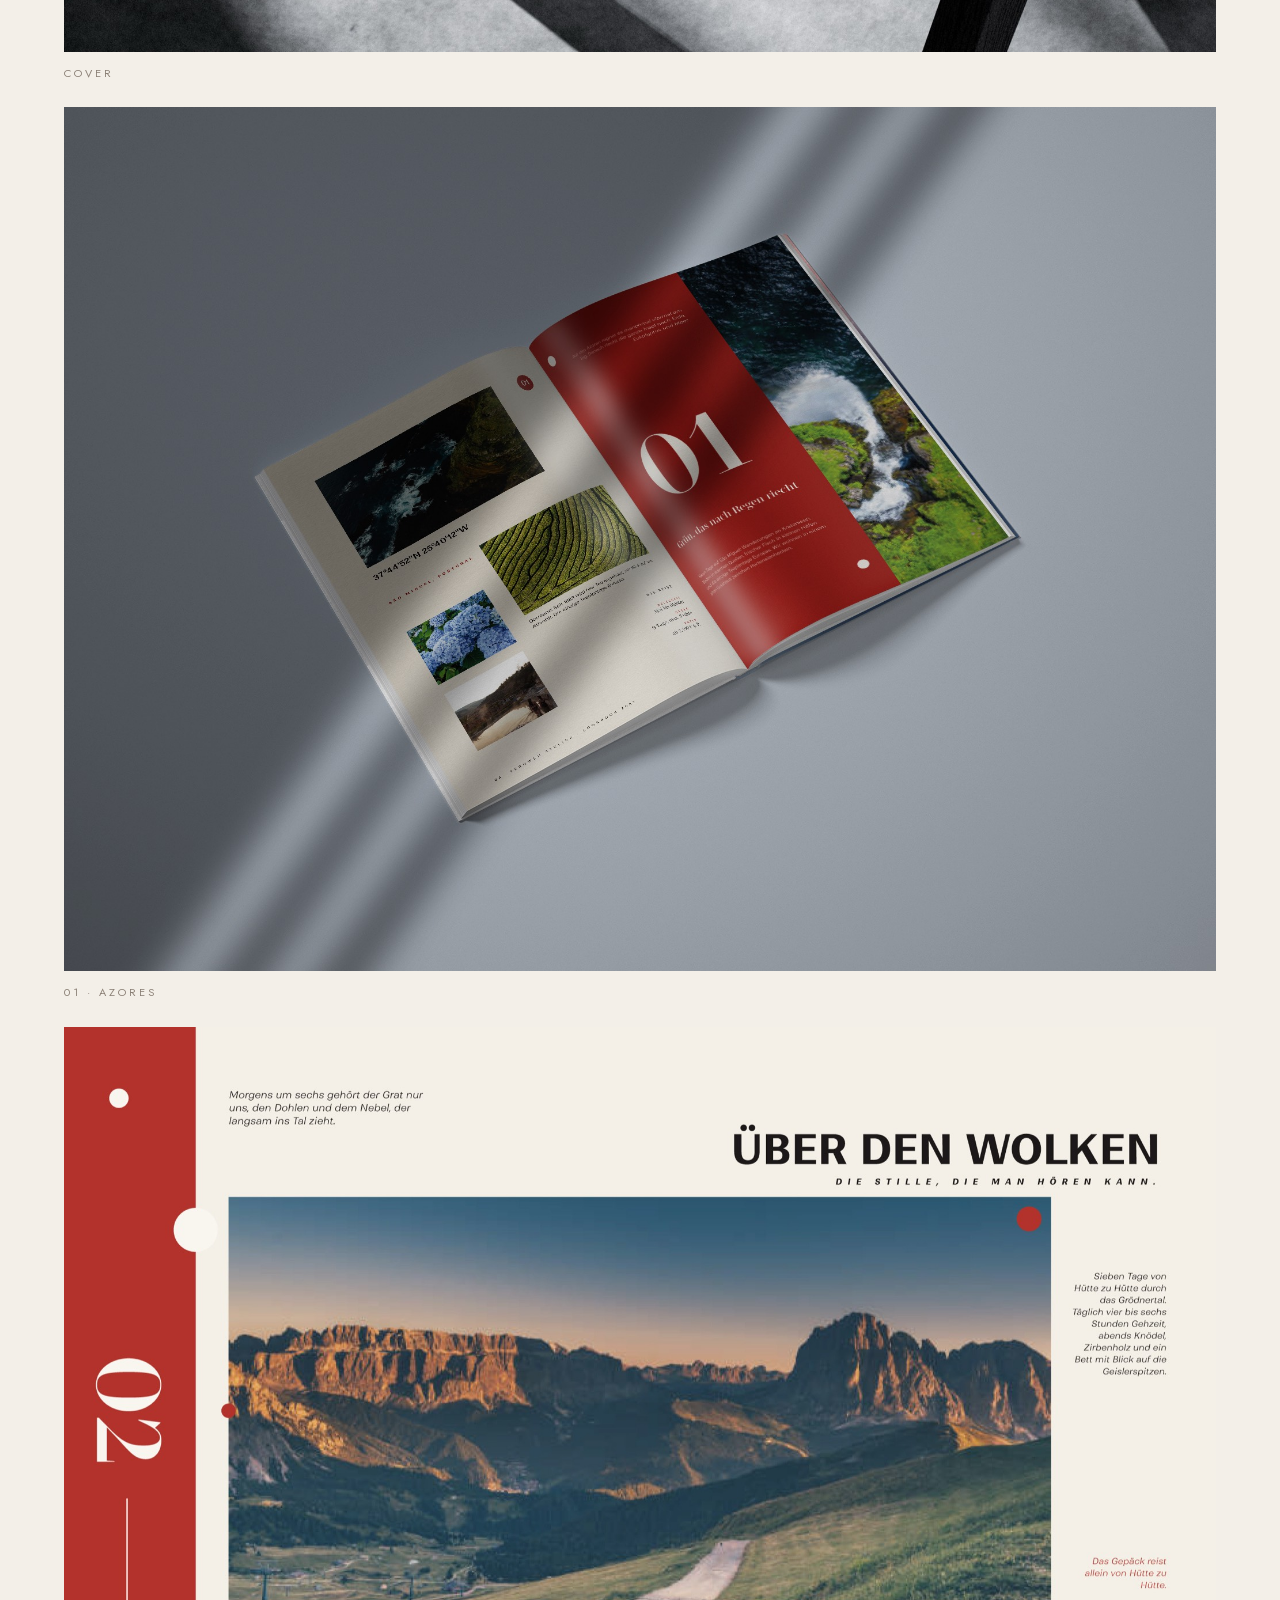
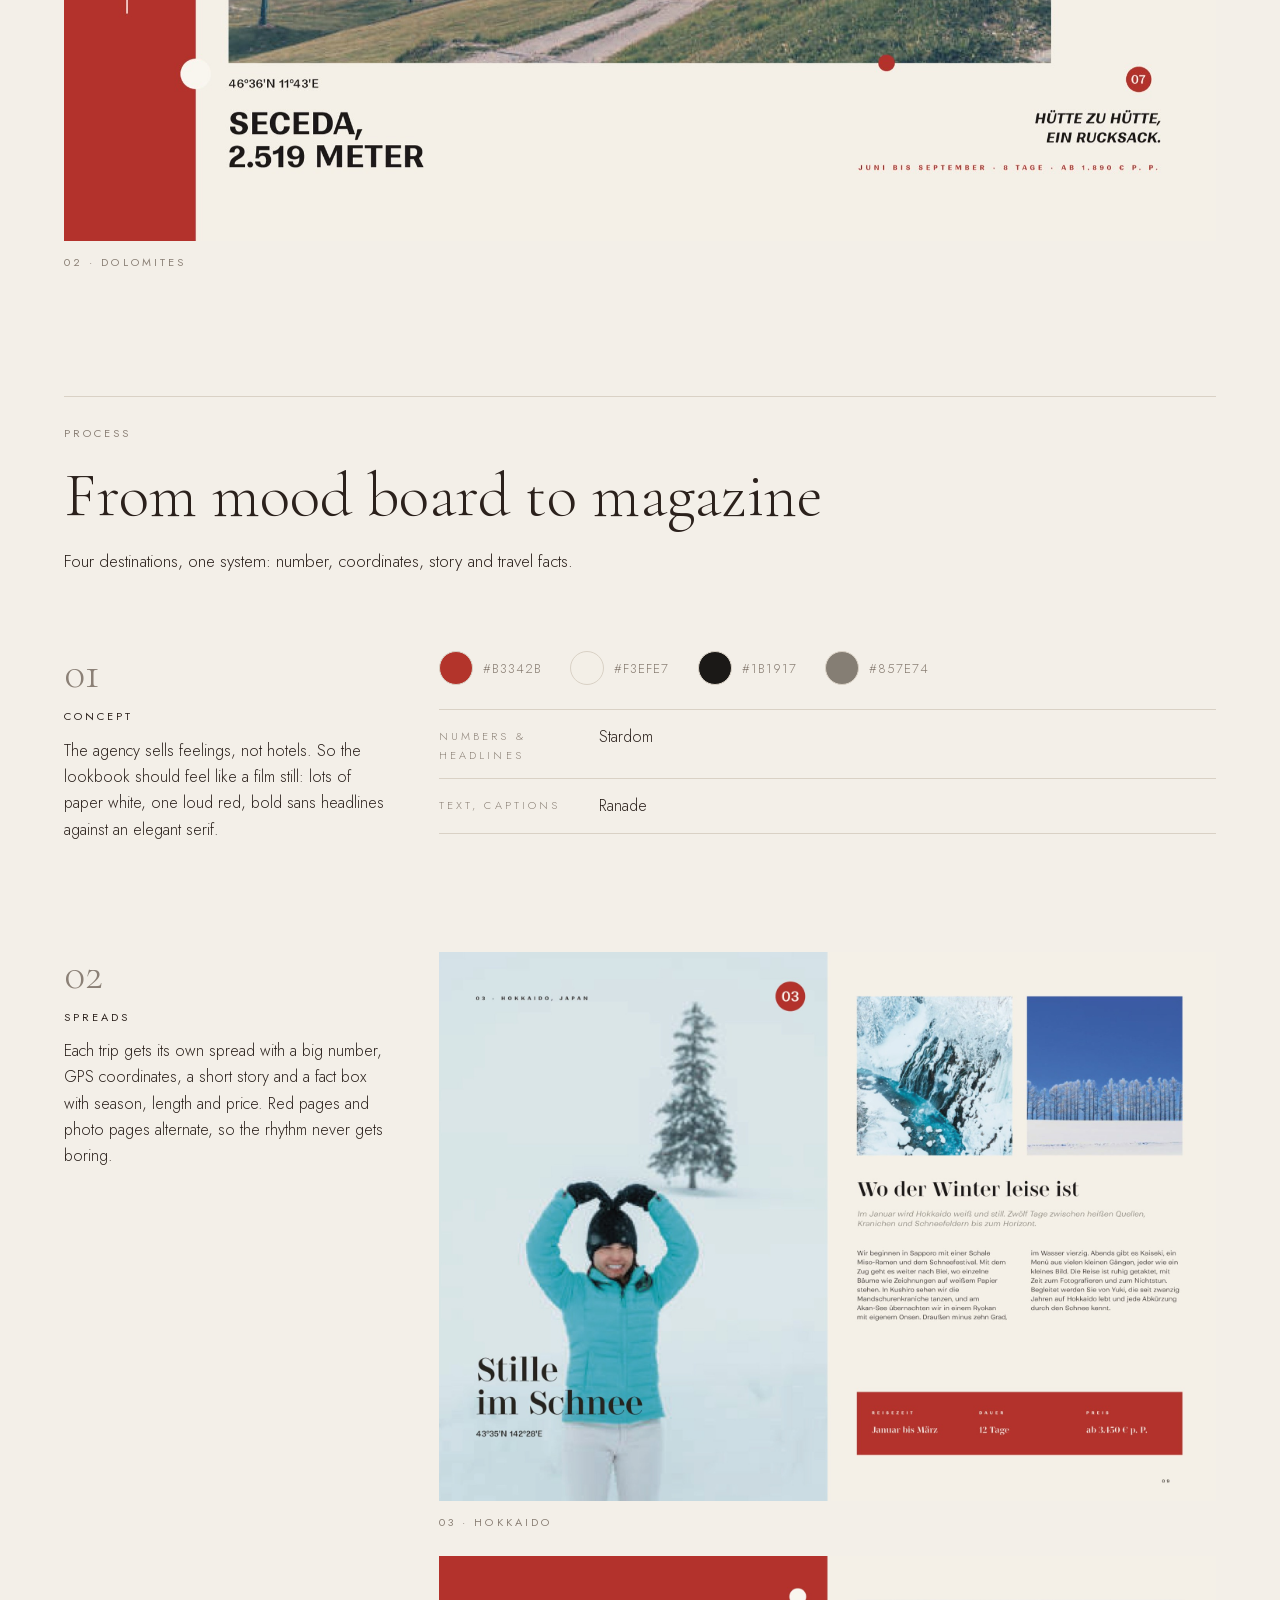
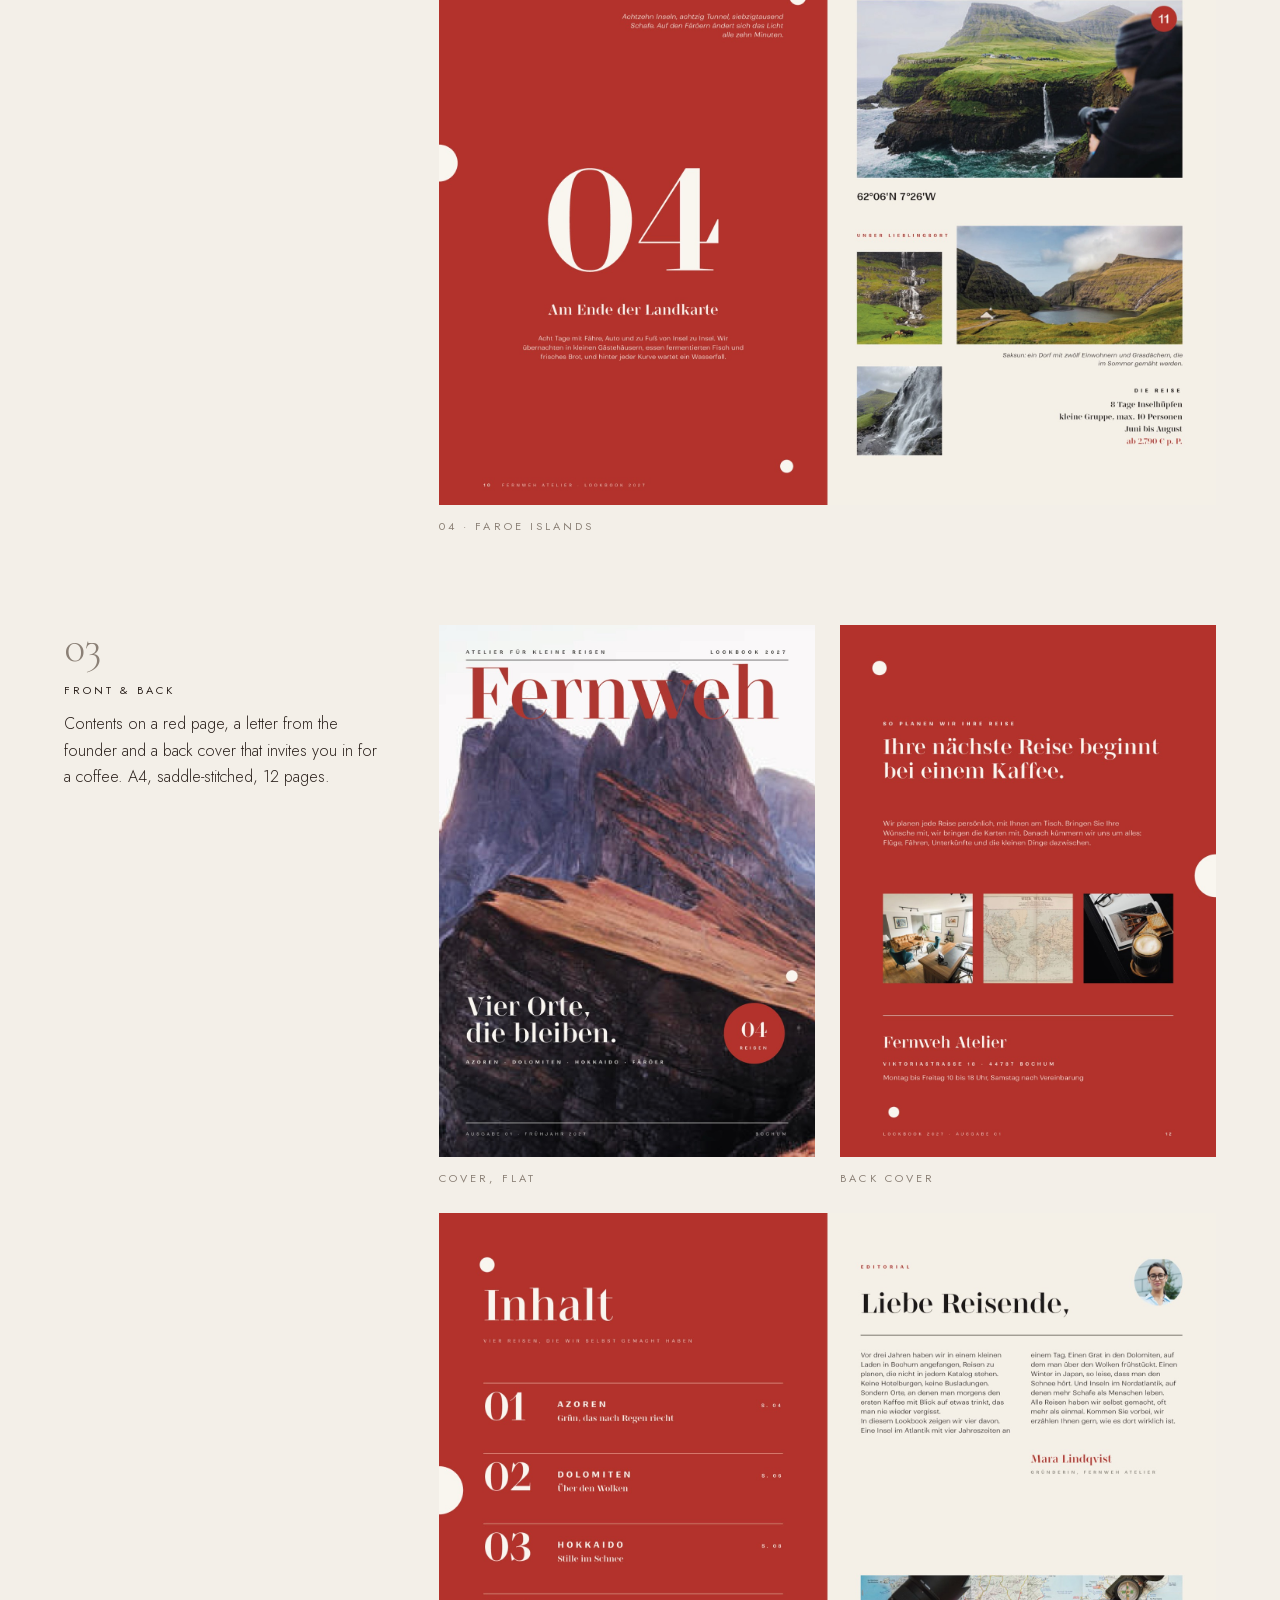
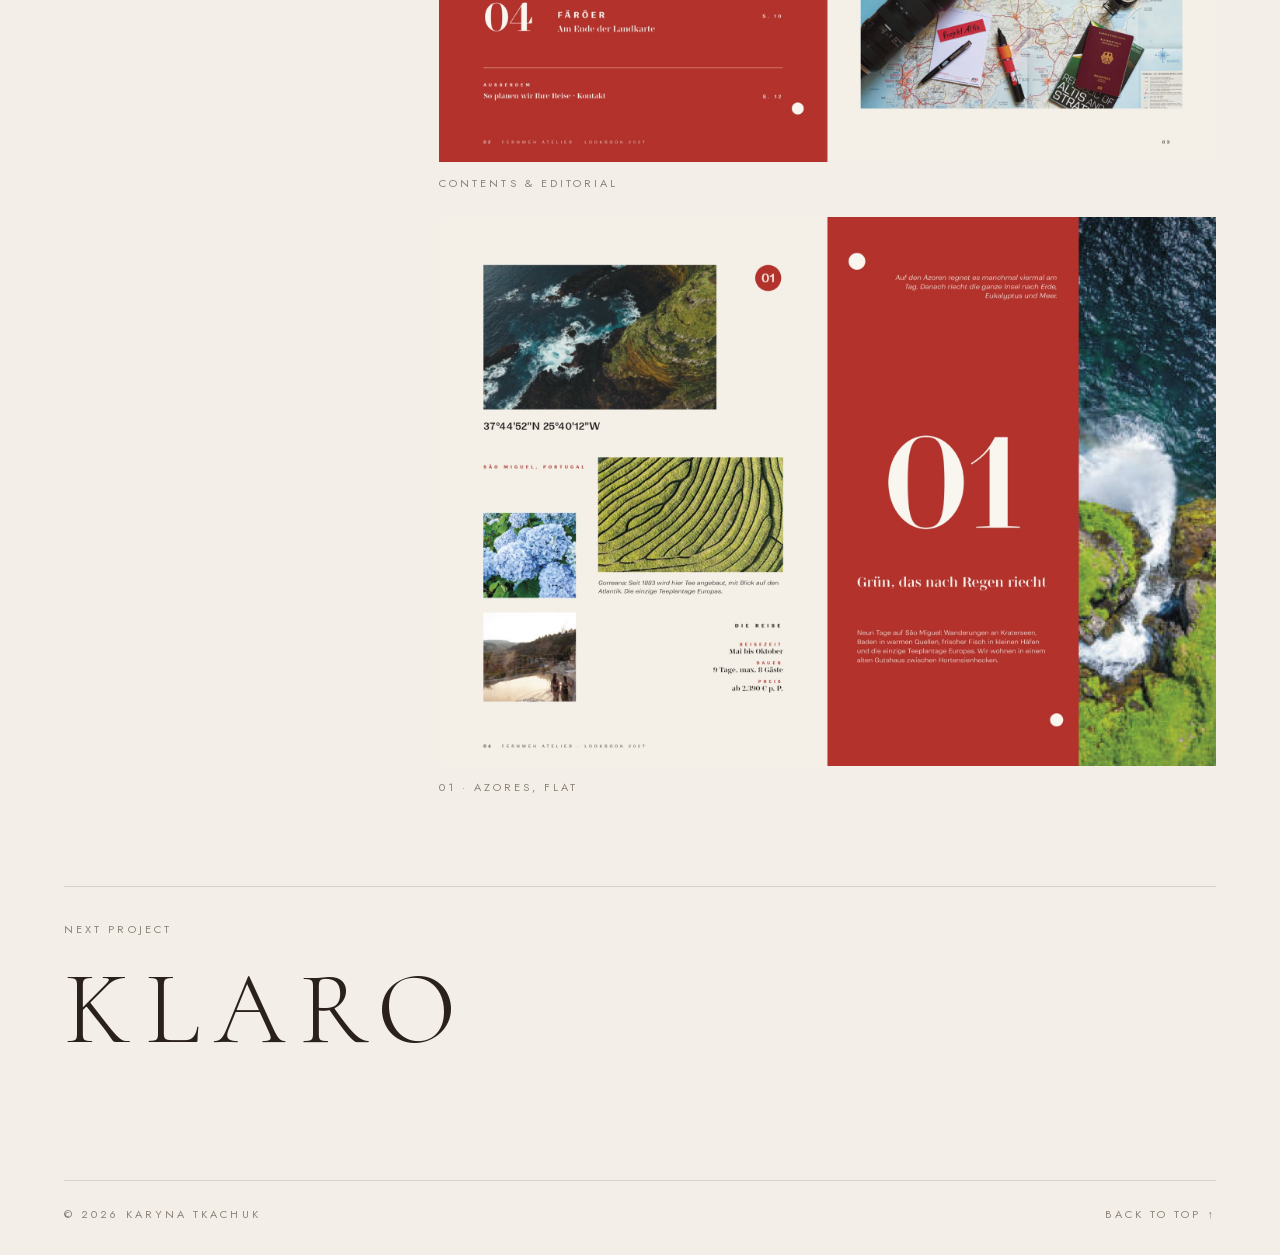
<file: fernweh.html>
<!doctype html>
<html lang="en">
<head>
  <meta charset="utf-8">
  <meta name="viewport" content="width=device-width, initial-scale=1">
  <title>Fernweh Atelier · Karyna Tkachuk</title>
  <meta name="description" content="Fernweh Atelier travel agency. 12-page editorial lookbook.">
  <link rel="stylesheet" href="fonts.css">
  <link rel="stylesheet" href="style.css">
</head>
<body id="top">

  <header class="site-header">
    <div class="wrap">
      <a href="index.html" class="logo">Karyna Tkachuk</a>
      <nav class="nav caps">
        <a href="index.html#work">Work</a>
        <a href="index.html#about">About</a>
        <a href="cv.html">CV</a>
        <a href="index.html#contact">Contact</a>
      </nav>
    </div>
  </header>

  <main class="wrap">
    <section class="project-hero">
      <a href="index.html#work" class="back caps link">← All work</a>
      <h1 class="reveal">Fernweh Atelier</h1>
      <dl class="project-info">
        <div><dt class="caps muted">Client</dt><dd>Fernweh Atelier travel agency (concept)</dd></div>
        <div><dt class="caps muted">Year</dt><dd>2026</dd></div>
        <div><dt class="caps muted">Scope</dt><dd>Lookbook, Editorial design</dd></div>
        <div class="desc"><p>A lookbook for a small travel agency in Bochum that plans trips to quiet places. It reads like an independent travel magazine: huge serif numbers, coordinates, signal red, white dots and full-bleed photography. Twelve pages, one spread per destination. Photos are stock images used for presentation.</p></div>
      </dl>
    </section>

    <section class="gallery">
      <figure class="reveal"><img src="images/fernweh/m1.jpg" alt="Two Fernweh lookbooks on a chair in sunlight" loading="lazy"><figcaption class="caps muted">Cover</figcaption></figure>
      <figure class="reveal"><img src="images/fernweh/m2.jpg" alt="Open lookbook on the Azores spread" loading="lazy"><figcaption class="caps muted">01 · Azores</figcaption></figure>
      <figure class="reveal"><img src="images/fernweh/04.jpg" alt="Dolomites spread with panorama and red strip" loading="lazy"><figcaption class="caps muted">02 · Dolomites</figcaption></figure>
    </section>

    <section class="process">
      <div class="process-head">
        <span class="caps muted">Process</span>
        <h2 class="reveal">From mood board to magazine</h2>
        <p class="reveal">Four destinations, one system: number, coordinates, story and travel facts.</p>
      </div>

      <div class="step">
        <div class="step-text">
          <span class="step-no">01</span>
          <h3 class="caps">Concept</h3>
          <p>The agency sells feelings, not hotels. So the lookbook should feel like a film still: lots of paper white, one loud red, bold sans headlines against an elegant serif.</p>
        </div>
        <div><div class="swatches reveal"><div><span style="background:#B3342B"></span>#B3342B</div><div><span style="background:#F3EFE7"></span>#F3EFE7</div><div><span style="background:#1B1917"></span>#1B1917</div><div><span style="background:#857E74"></span>#857E74</div></div><dl class="specs reveal"><dt>Numbers &amp; headlines</dt><dd>Stardom</dd><dt>Text, captions</dt><dd>Ranade</dd></dl></div>
      </div>
      <div class="step">
        <div class="step-text">
          <span class="step-no">02</span>
          <h3 class="caps">Spreads</h3>
          <p>Each trip gets its own spread with a big number, GPS coordinates, a short story and a fact box with season, length and price. Red pages and photo pages alternate, so the rhythm never gets boring.</p>
        </div>
        <div><div class="gallery"><figure class="reveal"><img src="images/fernweh/05.jpg" alt="Hokkaido spread with winter photo" loading="lazy"><figcaption class="caps muted">03 · Hokkaido</figcaption></figure><figure class="reveal"><img src="images/fernweh/06.jpg" alt="Faroe Islands spread with red page" loading="lazy"><figcaption class="caps muted">04 · Faroe Islands</figcaption></figure></div></div>
      </div>
      <div class="step">
        <div class="step-text">
          <span class="step-no">03</span>
          <h3 class="caps">Front &amp; back</h3>
          <p>Contents on a red page, a letter from the founder and a back cover that invites you in for a coffee. A4, saddle-stitched, 12 pages.</p>
        </div>
        <div><div class="gallery"><div class="row"><figure class="reveal"><img src="images/fernweh/01.jpg" alt="Lookbook cover, flat" loading="lazy"><figcaption class="caps muted">Cover, flat</figcaption></figure><figure class="reveal"><img src="images/fernweh/07.jpg" alt="Back cover, flat" loading="lazy"><figcaption class="caps muted">Back cover</figcaption></figure></div><figure class="reveal"><img src="images/fernweh/02.jpg" alt="Contents and editorial spread" loading="lazy"><figcaption class="caps muted">Contents &amp; editorial</figcaption></figure><figure class="reveal"><img src="images/fernweh/03.jpg" alt="Azores spread, flat" loading="lazy"><figcaption class="caps muted">01 · Azores, flat</figcaption></figure></div></div>
      </div>
    </section>

    <a class="next" href="klaro.html">
      <span class="caps muted">Next project</span>
      <span class="name">Klaro</span>
    </a>

    <footer class="site-footer caps muted">
      <span>© <span data-year>2026</span> Karyna Tkachuk</span>
      <a class="link" href="#top">Back to top ↑</a>
    </footer>
  </main>

  <script src="script.js"></script>
</body>
</html>
</file>
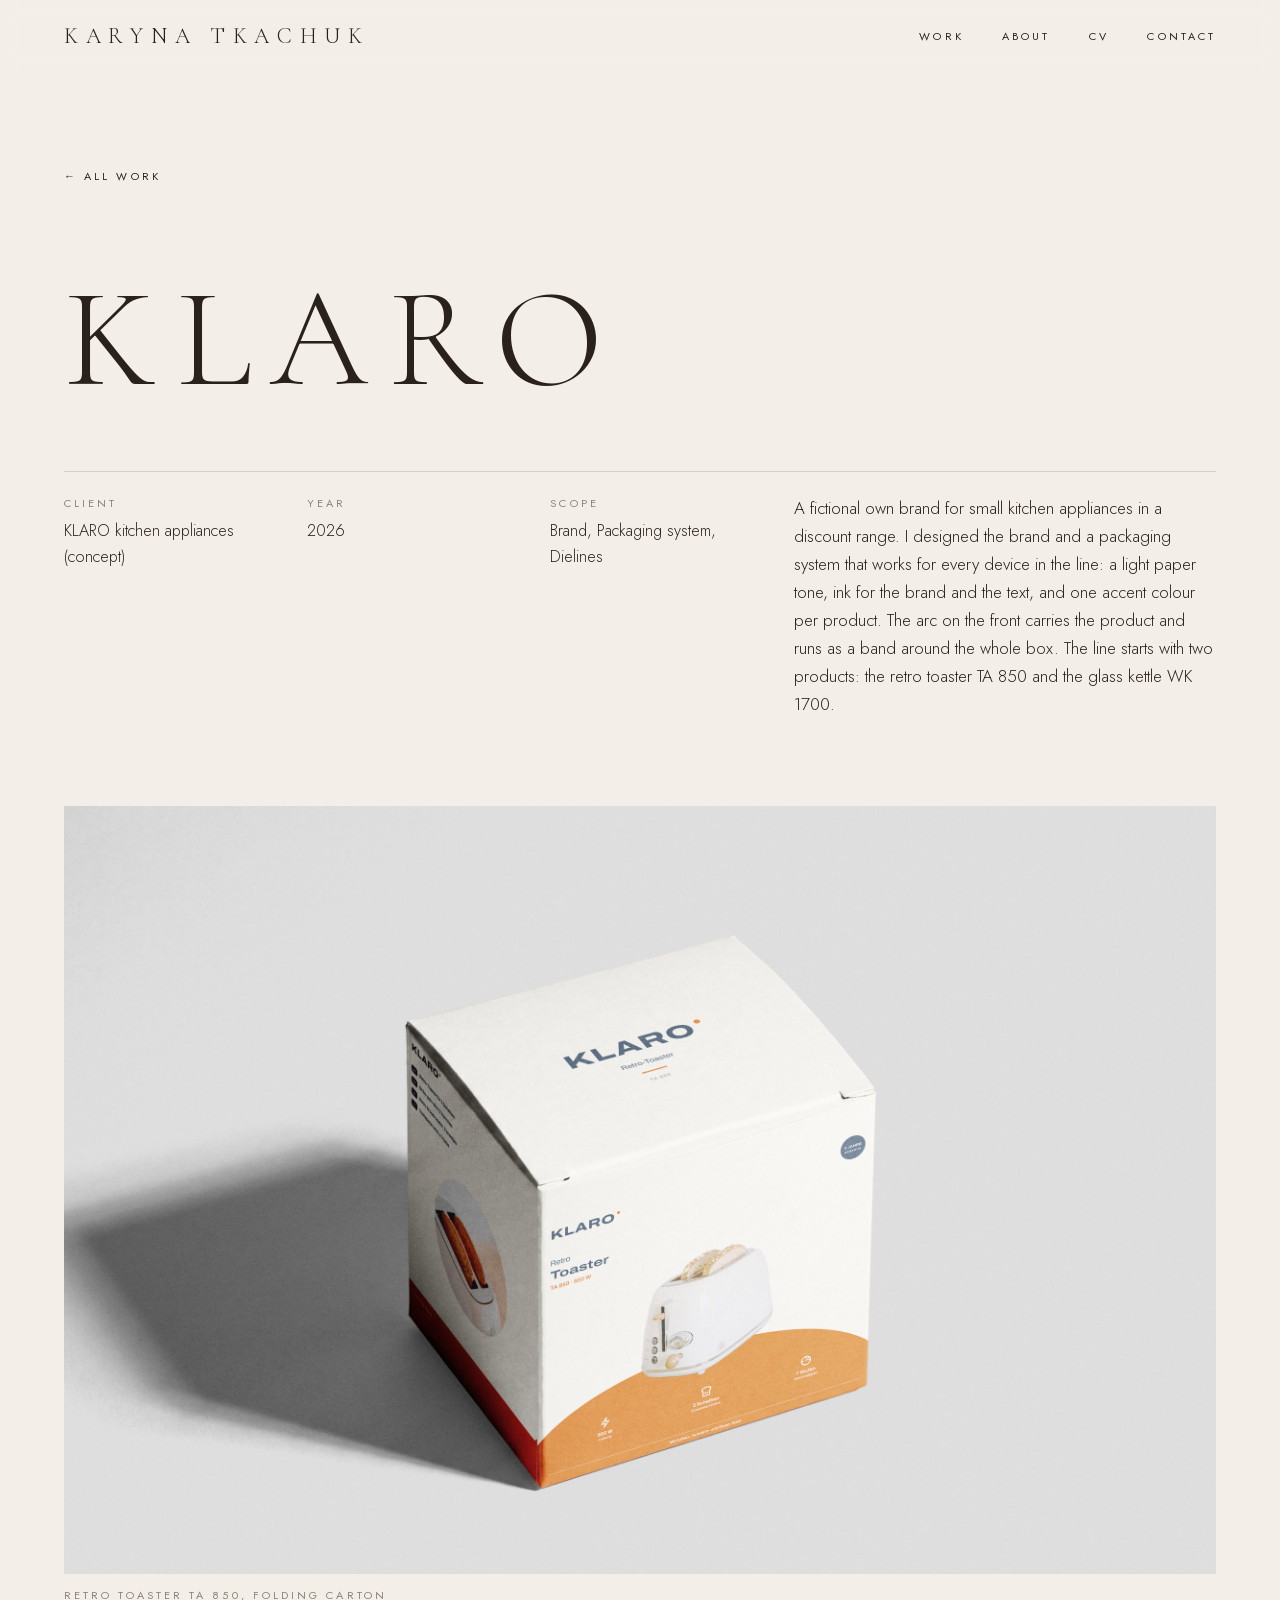
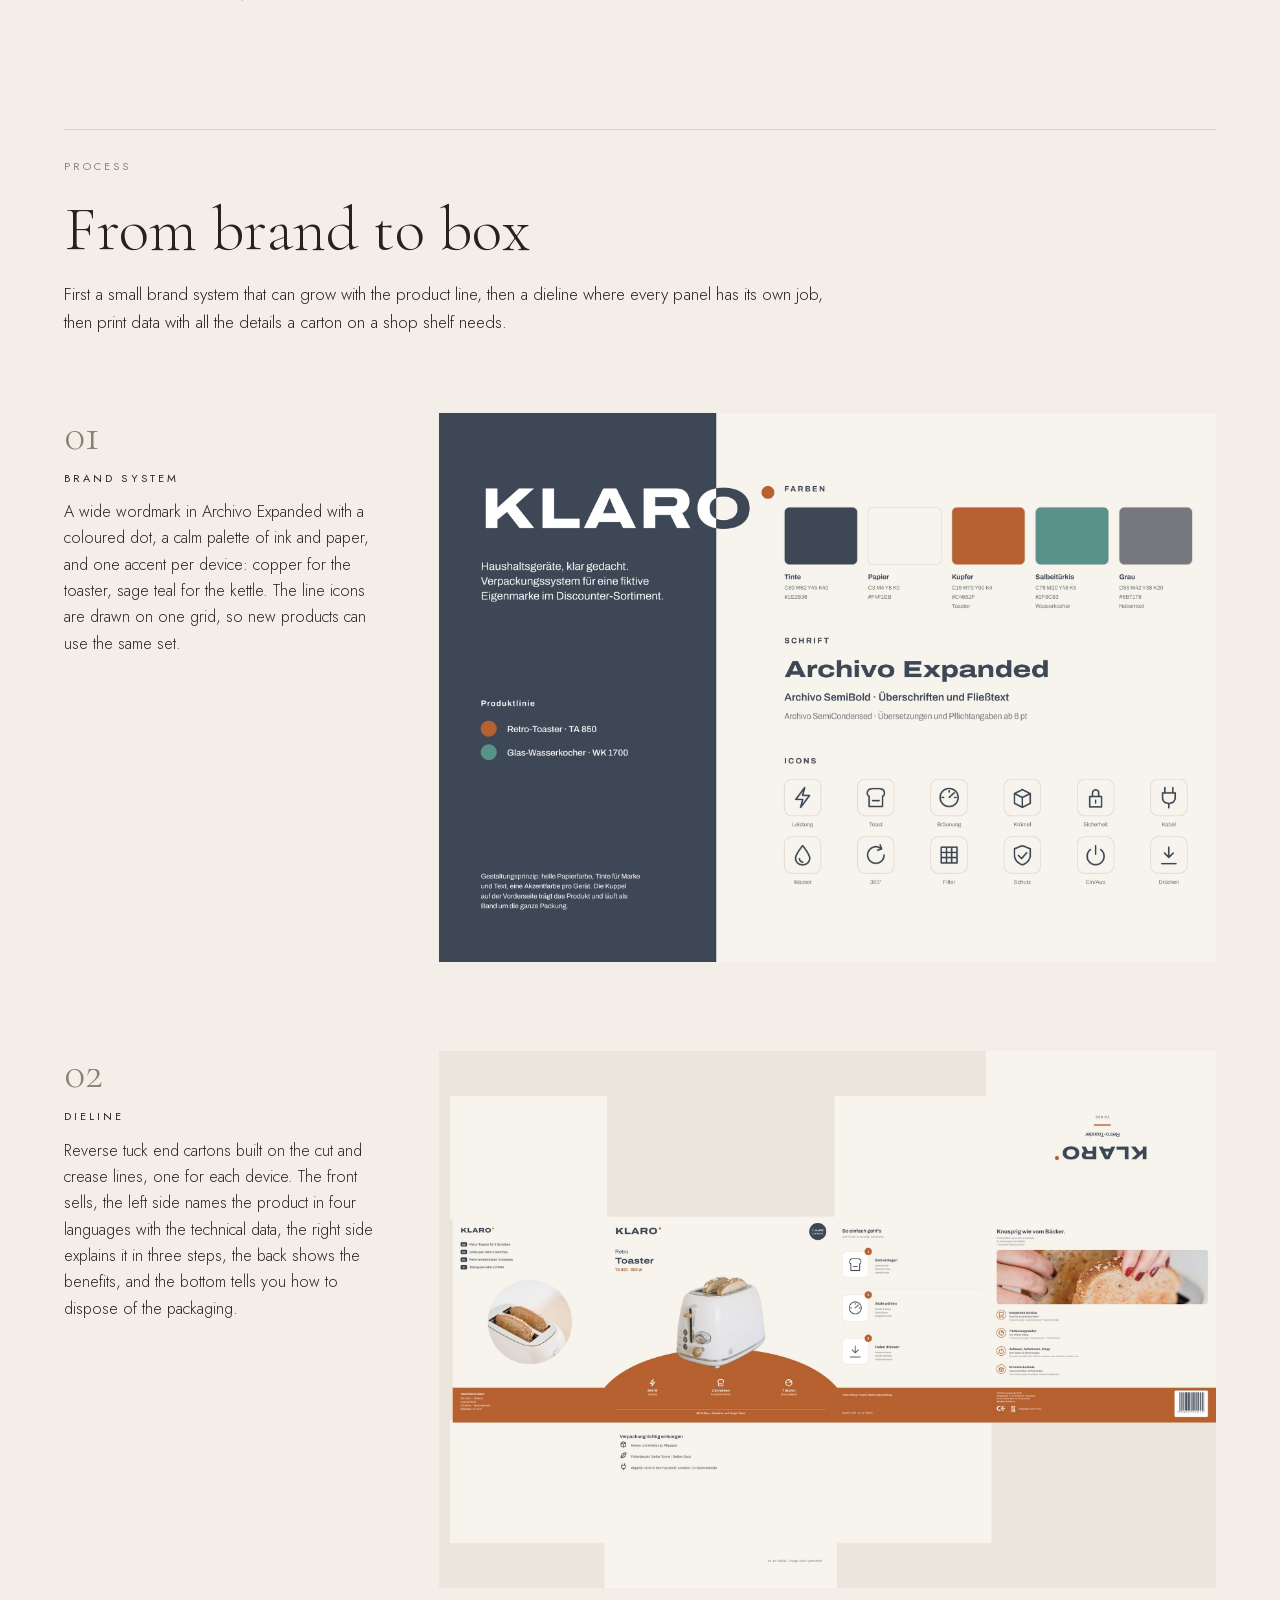
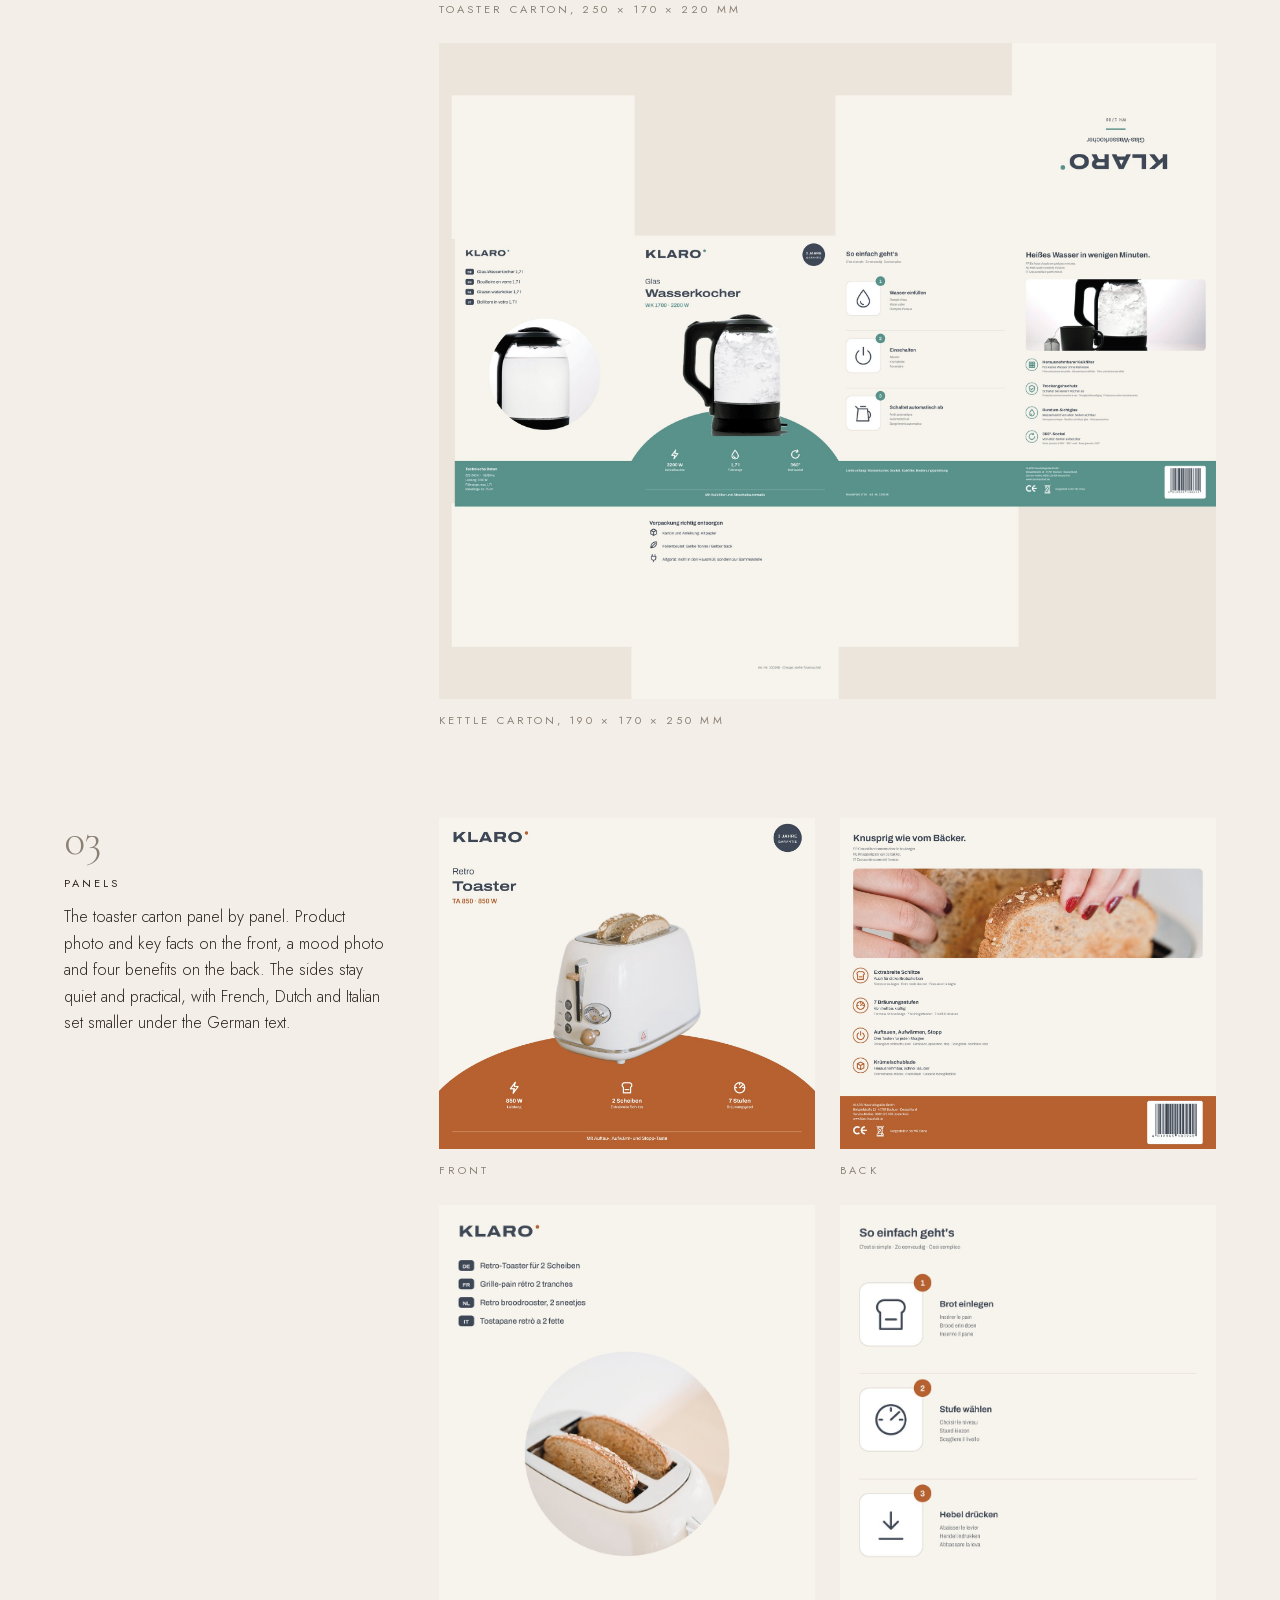
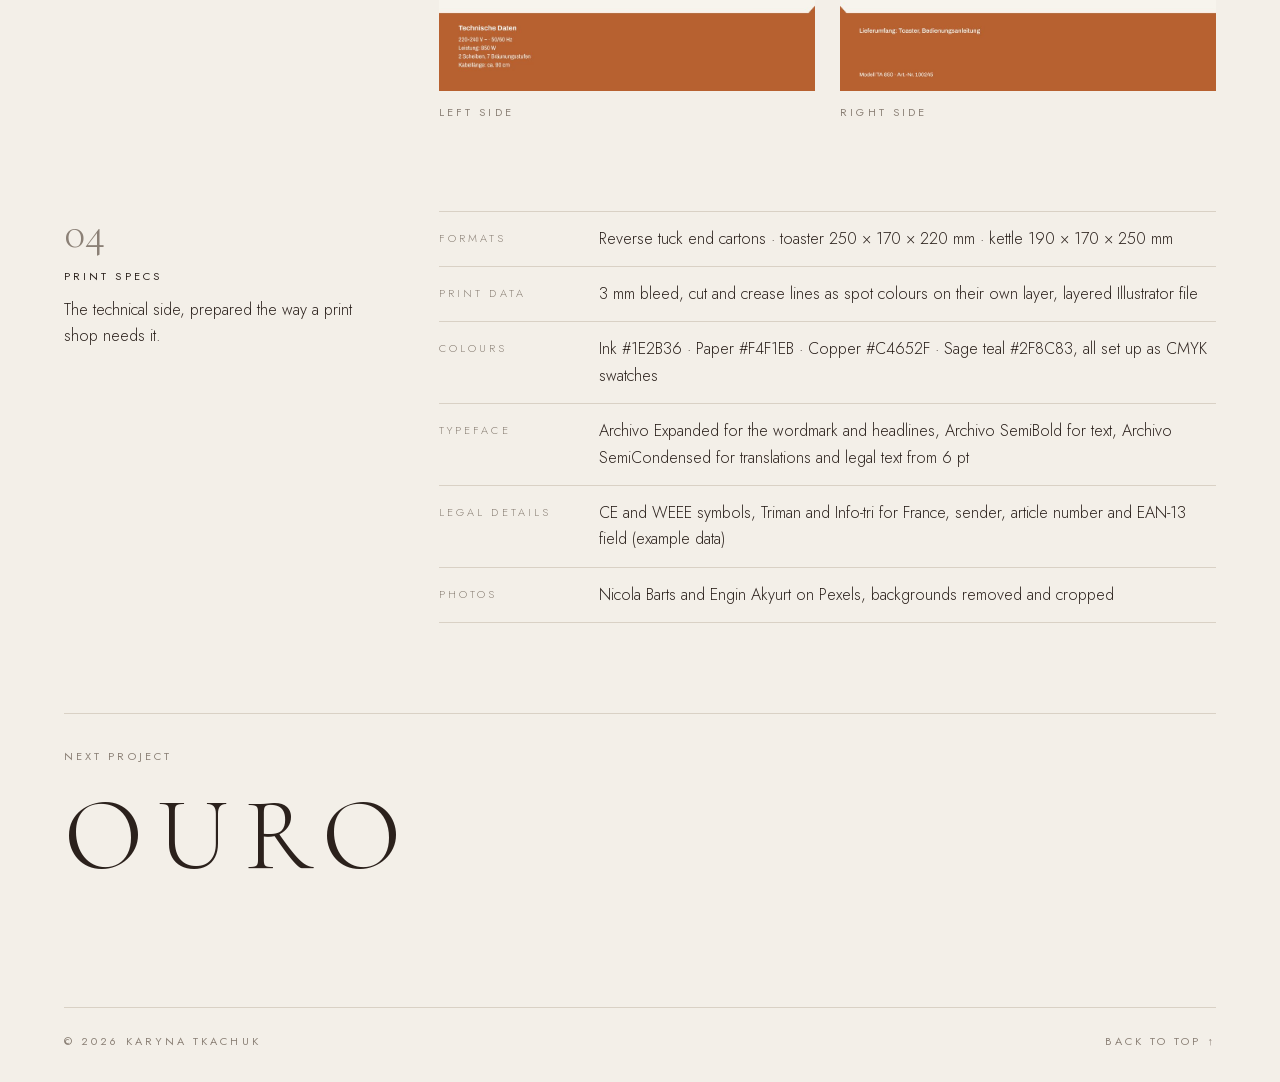
<file: klaro.html>
<!doctype html>
<html lang="en">
<head>
  <meta charset="utf-8">
  <meta name="viewport" content="width=device-width, initial-scale=1">
  <title>Klaro · Karyna Tkachuk</title>
  <meta name="description" content="KLARO kitchen appliances. Brand and packaging system for a retro toaster and a glass kettle.">
  <link rel="stylesheet" href="fonts.css">
  <link rel="stylesheet" href="style.css">
</head>
<body id="top">

  <header class="site-header">
    <div class="wrap">
      <a href="index.html" class="logo">Karyna Tkachuk</a>
      <nav class="nav caps">
        <a href="index.html#work">Work</a>
        <a href="index.html#about">About</a>
        <a href="cv.html">CV</a>
        <a href="index.html#contact">Contact</a>
      </nav>
    </div>
  </header>

  <main class="wrap">
    <section class="project-hero">
      <a href="index.html#work" class="back caps link">← All work</a>
      <h1 class="reveal">Klaro</h1>
      <dl class="project-info">
        <div><dt class="caps muted">Client</dt><dd>KLARO kitchen appliances (concept)</dd></div>
        <div><dt class="caps muted">Year</dt><dd>2026</dd></div>
        <div><dt class="caps muted">Scope</dt><dd>Brand, Packaging system, Dielines</dd></div>
        <div class="desc"><p>A fictional own brand for small kitchen appliances in a discount range. I designed the brand and a packaging system that works for every device in the line: a light paper tone, ink for the brand and the text, and one accent colour per product. The arc on the front carries the product and runs as a band around the whole box. The line starts with two products: the retro toaster TA 850 and the glass kettle WK 1700.</p></div>
      </dl>
    </section>

    <section class="gallery">
      <figure class="reveal"><img src="images/klaro/01.jpg" alt="KLARO retro toaster box, closed tuck end carton" loading="lazy"><figcaption class="caps muted">Retro toaster TA 850, folding carton</figcaption></figure>
    </section>

    <section class="process">
      <div class="process-head">
        <span class="caps muted">Process</span>
        <h2 class="reveal">From brand to box</h2>
        <p class="reveal">First a small brand system that can grow with the product line, then a dieline where every panel has its own job, then print data with all the details a carton on a shop shelf needs.</p>
      </div>

      <div class="step">
        <div class="step-text">
          <span class="step-no">01</span>
          <h3 class="caps">Brand system</h3>
          <p>A wide wordmark in Archivo Expanded with a coloured dot, a calm palette of ink and paper, and one accent per device: copper for the toaster, sage teal for the kettle. The line icons are drawn on one grid, so new products can use the same set.</p>
        </div>
        <div class="gallery"><figure class="reveal"><img src="images/klaro/02.jpg" alt="KLARO brand sheet with logo, colours, typeface and icons" loading="lazy"></figure></div>
      </div>

      <div class="step">
        <div class="step-text">
          <span class="step-no">02</span>
          <h3 class="caps">Dieline</h3>
          <p>Reverse tuck end cartons built on the cut and crease lines, one for each device. The front sells, the left side names the product in four languages with the technical data, the right side explains it in three steps, the back shows the benefits, and the bottom tells you how to dispose of the packaging.</p>
        </div>
        <div class="gallery">
          <figure class="reveal"><img src="images/klaro/03.jpg" alt="Toaster carton dieline with artwork" loading="lazy"><figcaption class="caps muted">Toaster carton, 250 × 170 × 220 mm</figcaption></figure>
          <figure class="reveal"><img src="images/klaro/08.jpg" alt="Kettle carton dieline with artwork" loading="lazy"><figcaption class="caps muted">Kettle carton, 190 × 170 × 250 mm</figcaption></figure>
        </div>
      </div>

      <div class="step">
        <div class="step-text">
          <span class="step-no">03</span>
          <h3 class="caps">Panels</h3>
          <p>The toaster carton panel by panel. Product photo and key facts on the front, a mood photo and four benefits on the back. The sides stay quiet and practical, with French, Dutch and Italian set smaller under the German text.</p>
        </div>
        <div class="gallery">
          <div class="row">
            <figure class="reveal"><img src="images/klaro/04.jpg" alt="Toaster carton front panel" loading="lazy"><figcaption class="caps muted">Front</figcaption></figure>
            <figure class="reveal"><img src="images/klaro/06.jpg" alt="Toaster carton back panel" loading="lazy"><figcaption class="caps muted">Back</figcaption></figure>
          </div>
          <div class="row">
            <figure class="reveal"><img src="images/klaro/07.jpg" alt="Toaster carton left side panel" loading="lazy"><figcaption class="caps muted">Left side</figcaption></figure>
            <figure class="reveal"><img src="images/klaro/05.jpg" alt="Toaster carton right side panel" loading="lazy"><figcaption class="caps muted">Right side</figcaption></figure>
          </div>
        </div>
      </div>

      <div class="step">
        <div class="step-text">
          <span class="step-no">04</span>
          <h3 class="caps">Print specs</h3>
          <p>The technical side, prepared the way a print shop needs it.</p>
        </div>
        <dl class="specs reveal">
          <dt>Formats</dt><dd>Reverse tuck end cartons · toaster 250 × 170 × 220 mm · kettle 190 × 170 × 250 mm</dd>
          <dt>Print data</dt><dd>3 mm bleed, cut and crease lines as spot colours on their own layer, layered Illustrator file</dd>
          <dt>Colours</dt><dd>Ink #1E2B36 · Paper #F4F1EB · Copper #C4652F · Sage teal #2F8C83, all set up as CMYK swatches</dd>
          <dt>Typeface</dt><dd>Archivo Expanded for the wordmark and headlines, Archivo SemiBold for text, Archivo SemiCondensed for translations and legal text from 6 pt</dd>
          <dt>Legal details</dt><dd>CE and WEEE symbols, Triman and Info-tri for France, sender, article number and EAN-13 field (example data)</dd>
          <dt>Photos</dt><dd>Nicola Barts and Engin Akyurt on Pexels, backgrounds removed and cropped</dd>
        </dl>
      </div>
    </section>


    <a class="next" href="ouro.html">
      <span class="caps muted">Next project</span>
      <span class="name">Ouro</span>
    </a>

    <footer class="site-footer caps muted">
      <span>© <span data-year>2026</span> Karyna Tkachuk</span>
      <a class="link" href="#top">Back to top ↑</a>
    </footer>
  </main>

  <script src="script.js"></script>
</body>
</html>
</file>
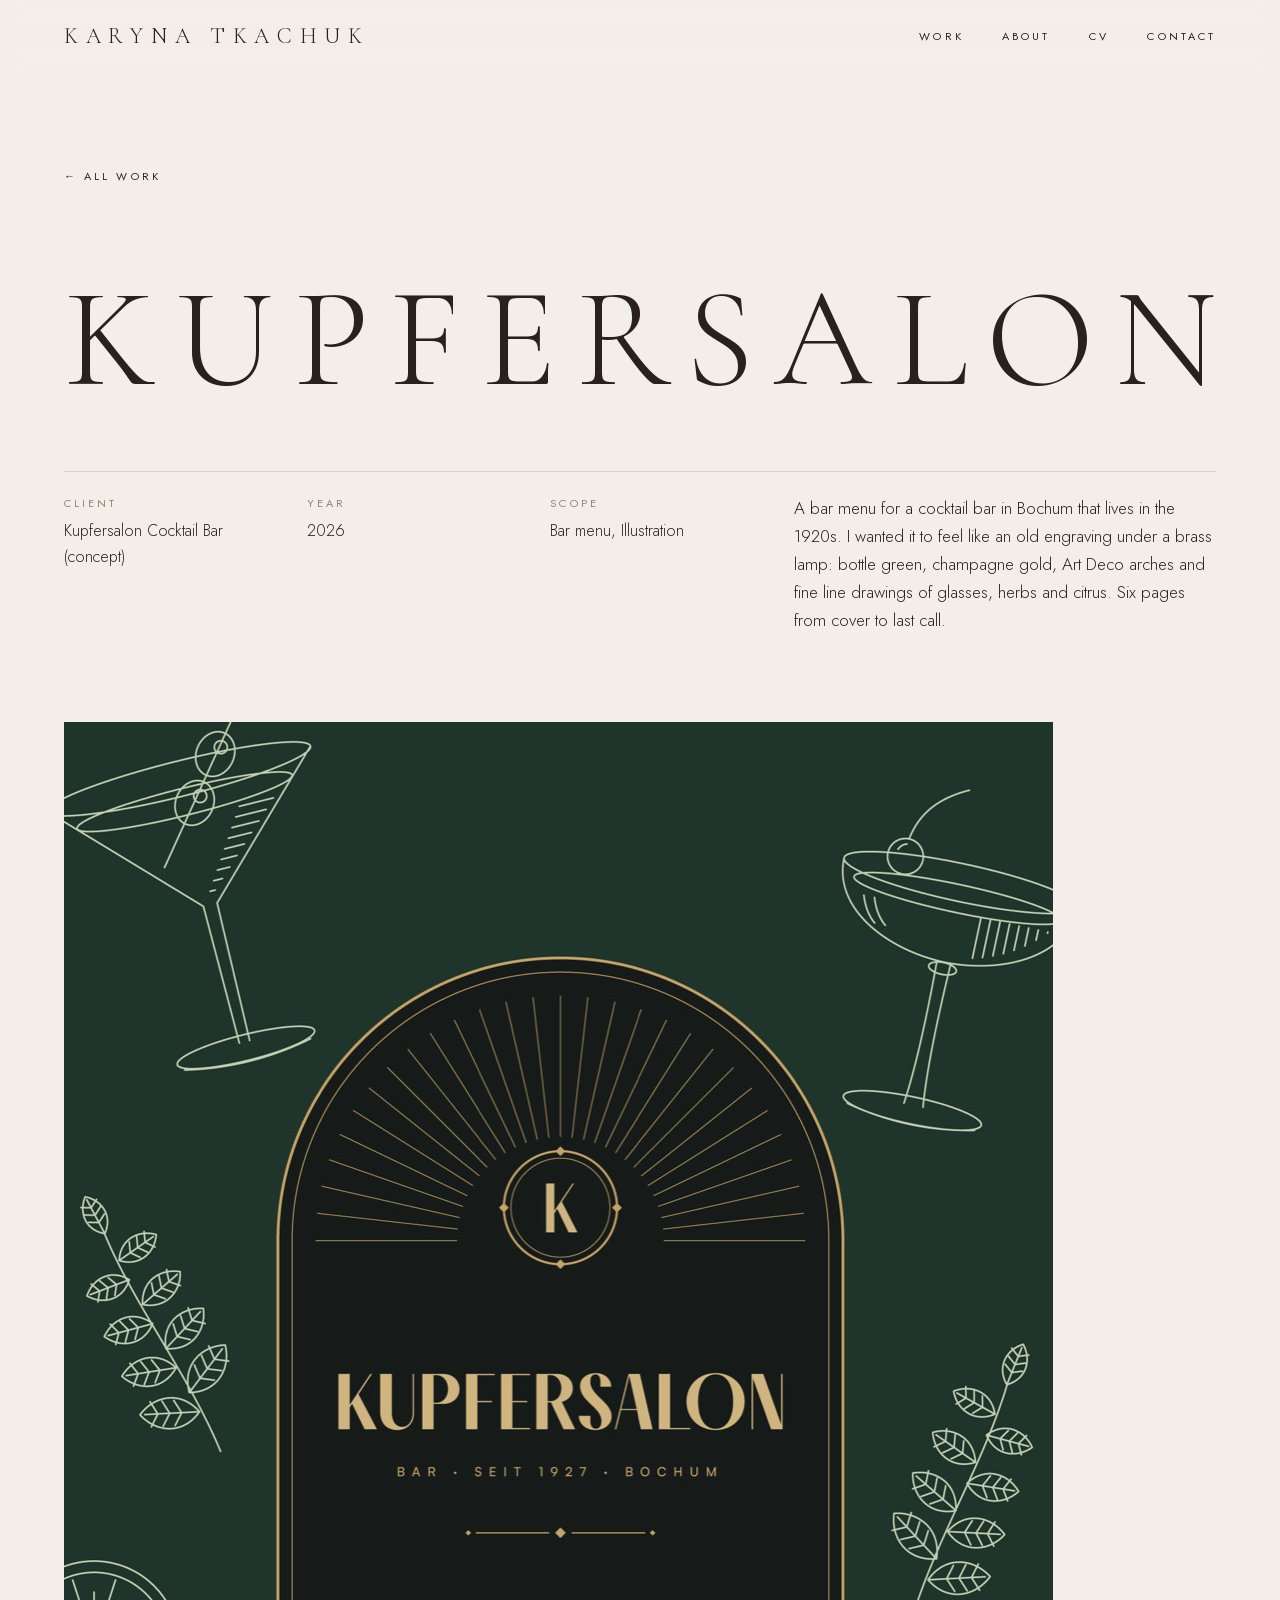
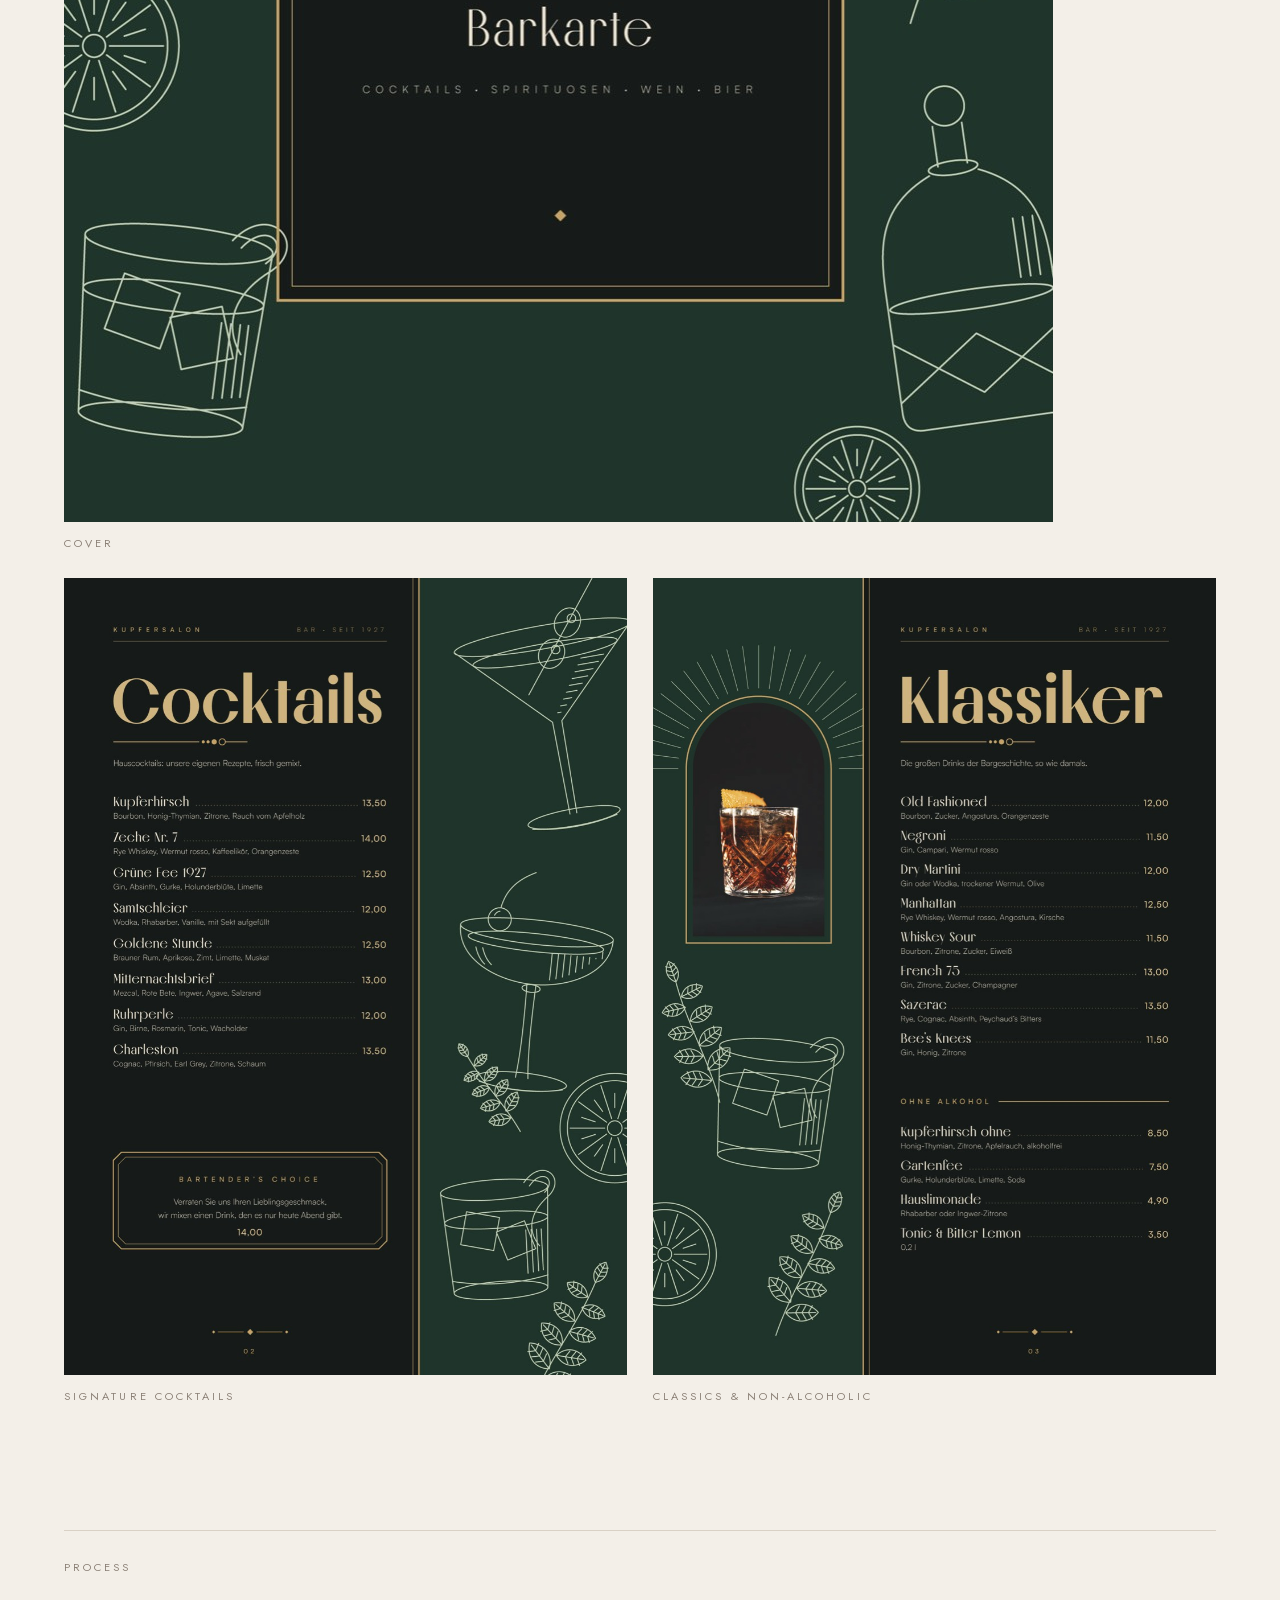
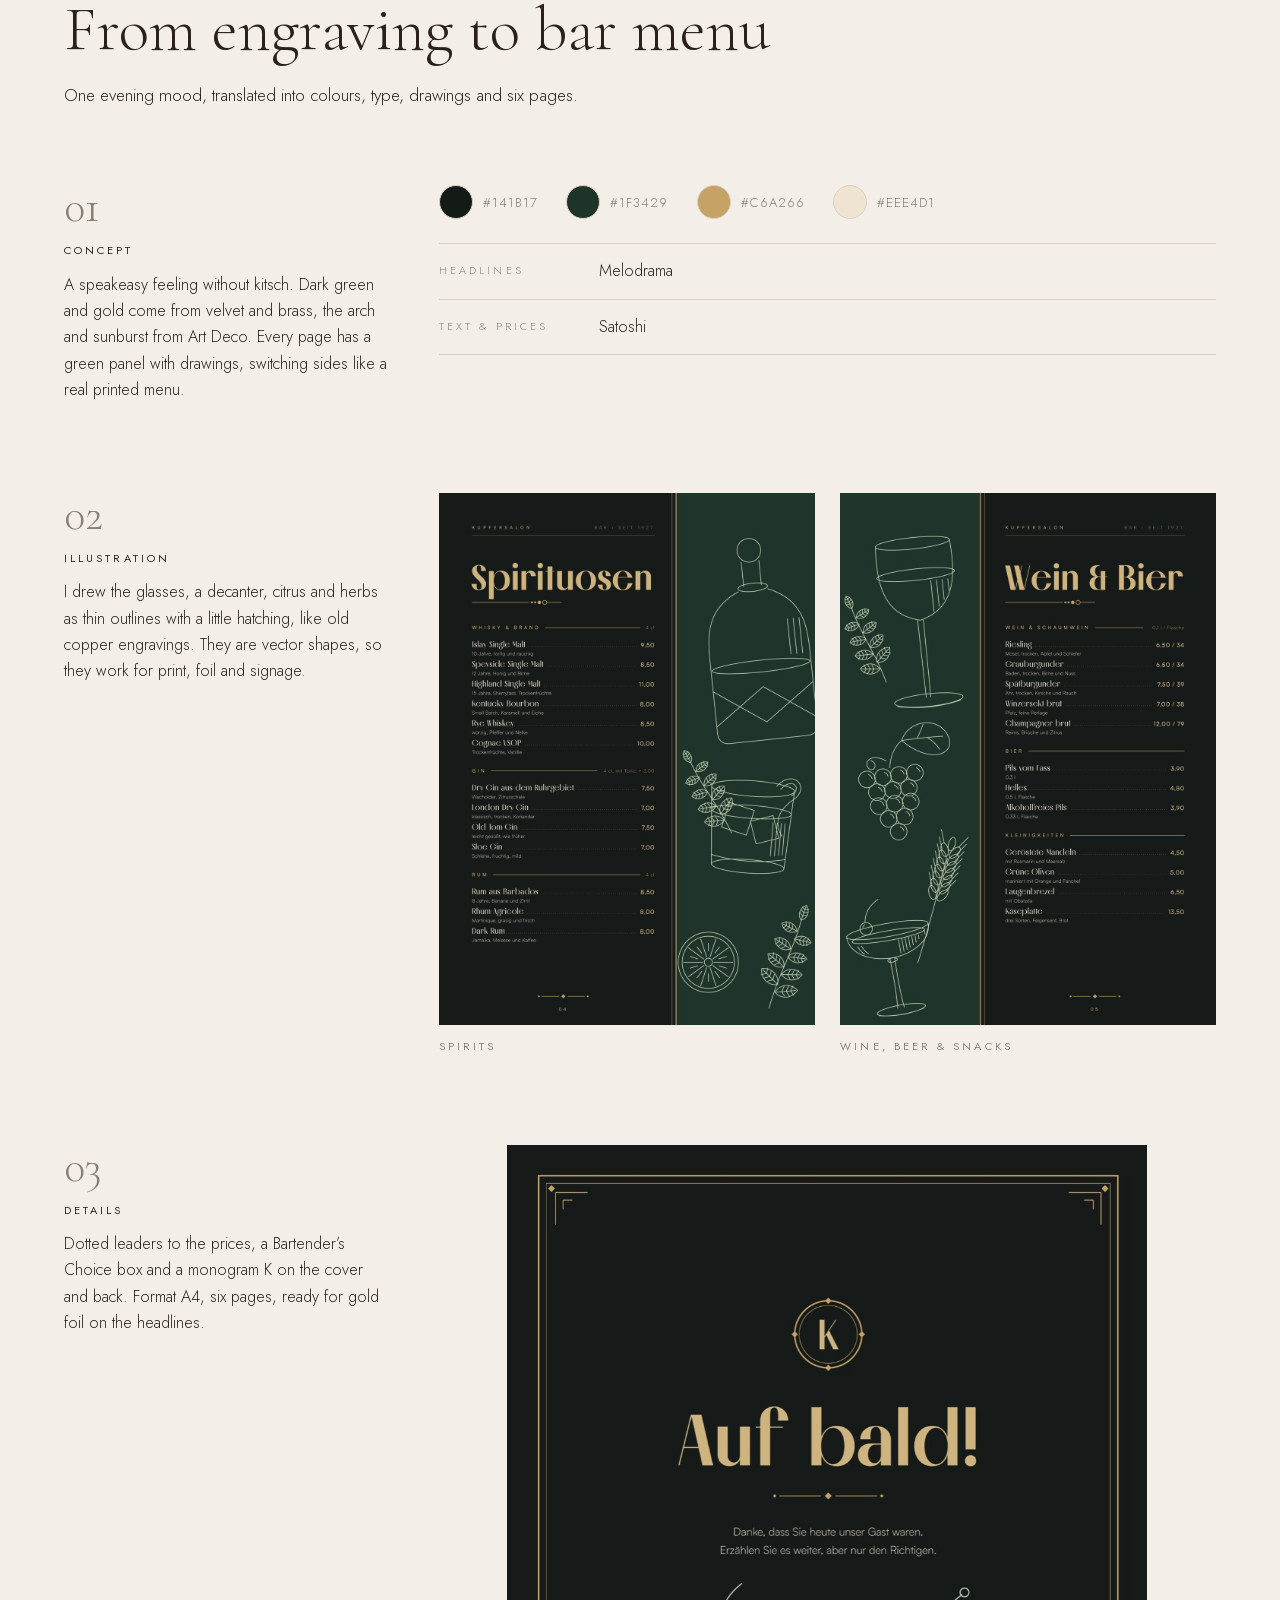
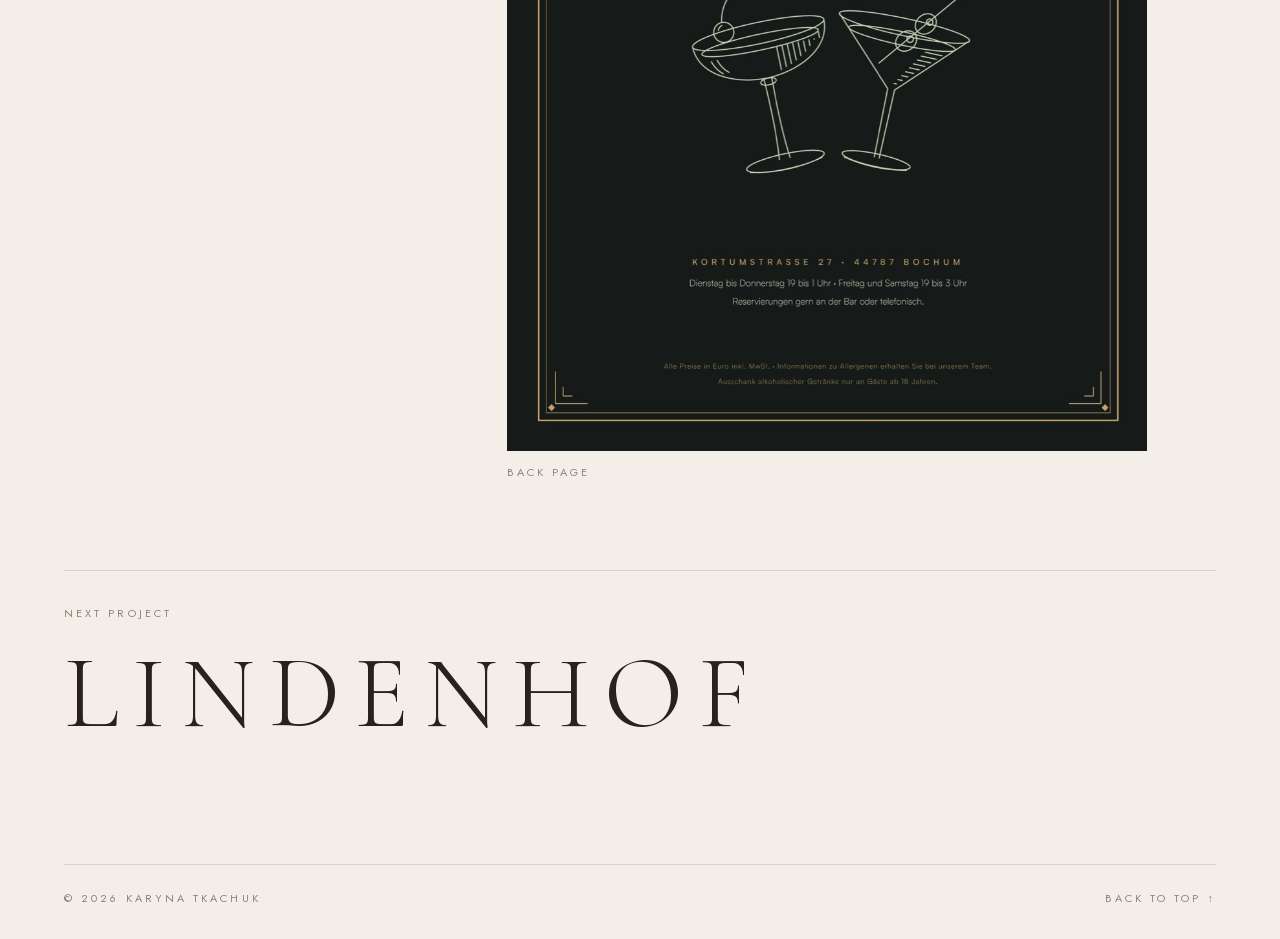
<file: kupfersalon.html>
<!doctype html>
<html lang="en">
<head>
  <meta charset="utf-8">
  <meta name="viewport" content="width=device-width, initial-scale=1">
  <title>Kupfersalon · Karyna Tkachuk</title>
  <meta name="description" content="Kupfersalon cocktail bar. Six-page bar menu with line illustrations.">
  <link rel="stylesheet" href="fonts.css">
  <link rel="stylesheet" href="style.css">
</head>
<body id="top">

  <header class="site-header">
    <div class="wrap">
      <a href="index.html" class="logo">Karyna Tkachuk</a>
      <nav class="nav caps">
        <a href="index.html#work">Work</a>
        <a href="index.html#about">About</a>
        <a href="cv.html">CV</a>
        <a href="index.html#contact">Contact</a>
      </nav>
    </div>
  </header>

  <main class="wrap">
    <section class="project-hero">
      <a href="index.html#work" class="back caps link">← All work</a>
      <h1 class="reveal">Kupfersalon</h1>
      <dl class="project-info">
        <div><dt class="caps muted">Client</dt><dd>Kupfersalon Cocktail Bar (concept)</dd></div>
        <div><dt class="caps muted">Year</dt><dd>2026</dd></div>
        <div><dt class="caps muted">Scope</dt><dd>Bar menu, Illustration</dd></div>
        <div class="desc"><p>A bar menu for a cocktail bar in Bochum that lives in the 1920s. I wanted it to feel like an old engraving under a brass lamp: bottle green, champagne gold, Art Deco arches and fine line drawings of glasses, herbs and citrus. Six pages from cover to last call.</p></div>
      </dl>
    </section>

    <section class="gallery">
      <figure class="reveal"><img src="images/kupfersalon/01.jpg" alt="Kupfersalon bar menu cover with arch plaque and line drawings" loading="lazy"><figcaption class="caps muted">Cover</figcaption></figure>
      <div class="row"><figure class="reveal"><img src="images/kupfersalon/02.jpg" alt="Cocktails page with illustration panel" loading="lazy"><figcaption class="caps muted">Signature cocktails</figcaption></figure><figure class="reveal"><img src="images/kupfersalon/03.jpg" alt="Classics page with Negroni photo in an arch" loading="lazy"><figcaption class="caps muted">Classics &amp; non-alcoholic</figcaption></figure></div>
    </section>

    <section class="process">
      <div class="process-head">
        <span class="caps muted">Process</span>
        <h2 class="reveal">From engraving to bar menu</h2>
        <p class="reveal">One evening mood, translated into colours, type, drawings and six pages.</p>
      </div>

      <div class="step">
        <div class="step-text">
          <span class="step-no">01</span>
          <h3 class="caps">Concept</h3>
          <p>A speakeasy feeling without kitsch. Dark green and gold come from velvet and brass, the arch and sunburst from Art Deco. Every page has a green panel with drawings, switching sides like a real printed menu.</p>
        </div>
        <div><div class="swatches reveal"><div><span style="background:#141B17"></span>#141B17</div><div><span style="background:#1F3429"></span>#1F3429</div><div><span style="background:#C6A266"></span>#C6A266</div><div><span style="background:#EEE4D1"></span>#EEE4D1</div></div><dl class="specs reveal"><dt>Headlines</dt><dd>Melodrama</dd><dt>Text &amp; prices</dt><dd>Satoshi</dd></dl></div>
      </div>
      <div class="step">
        <div class="step-text">
          <span class="step-no">02</span>
          <h3 class="caps">Illustration</h3>
          <p>I drew the glasses, a decanter, citrus and herbs as thin outlines with a little hatching, like old copper engravings. They are vector shapes, so they work for print, foil and signage.</p>
        </div>
        <div><div class="gallery"><div class="row"><figure class="reveal"><img src="images/kupfersalon/04.jpg" alt="Spirits page with decanter drawing" loading="lazy"><figcaption class="caps muted">Spirits</figcaption></figure><figure class="reveal"><img src="images/kupfersalon/05.jpg" alt="Wine and beer page with wine glass and grapes" loading="lazy"><figcaption class="caps muted">Wine, beer &amp; snacks</figcaption></figure></div></div></div>
      </div>
      <div class="step">
        <div class="step-text">
          <span class="step-no">03</span>
          <h3 class="caps">Details</h3>
          <p>Dotted leaders to the prices, a Bartender’s Choice box and a monogram K on the cover and back. Format A4, six pages, ready for gold foil on the headlines.</p>
        </div>
        <div><div class="gallery"><figure class="reveal small"><img src="images/kupfersalon/06.jpg" alt="Back page with monogram and address" loading="lazy"><figcaption class="caps muted">Back page</figcaption></figure></div></div>
      </div>
    </section>

    <a class="next" href="lindenhof.html">
      <span class="caps muted">Next project</span>
      <span class="name">Lindenhof</span>
    </a>

    <footer class="site-footer caps muted">
      <span>© <span data-year>2026</span> Karyna Tkachuk</span>
      <a class="link" href="#top">Back to top ↑</a>
    </footer>
  </main>

  <script src="script.js"></script>
</body>
</html>
</file>
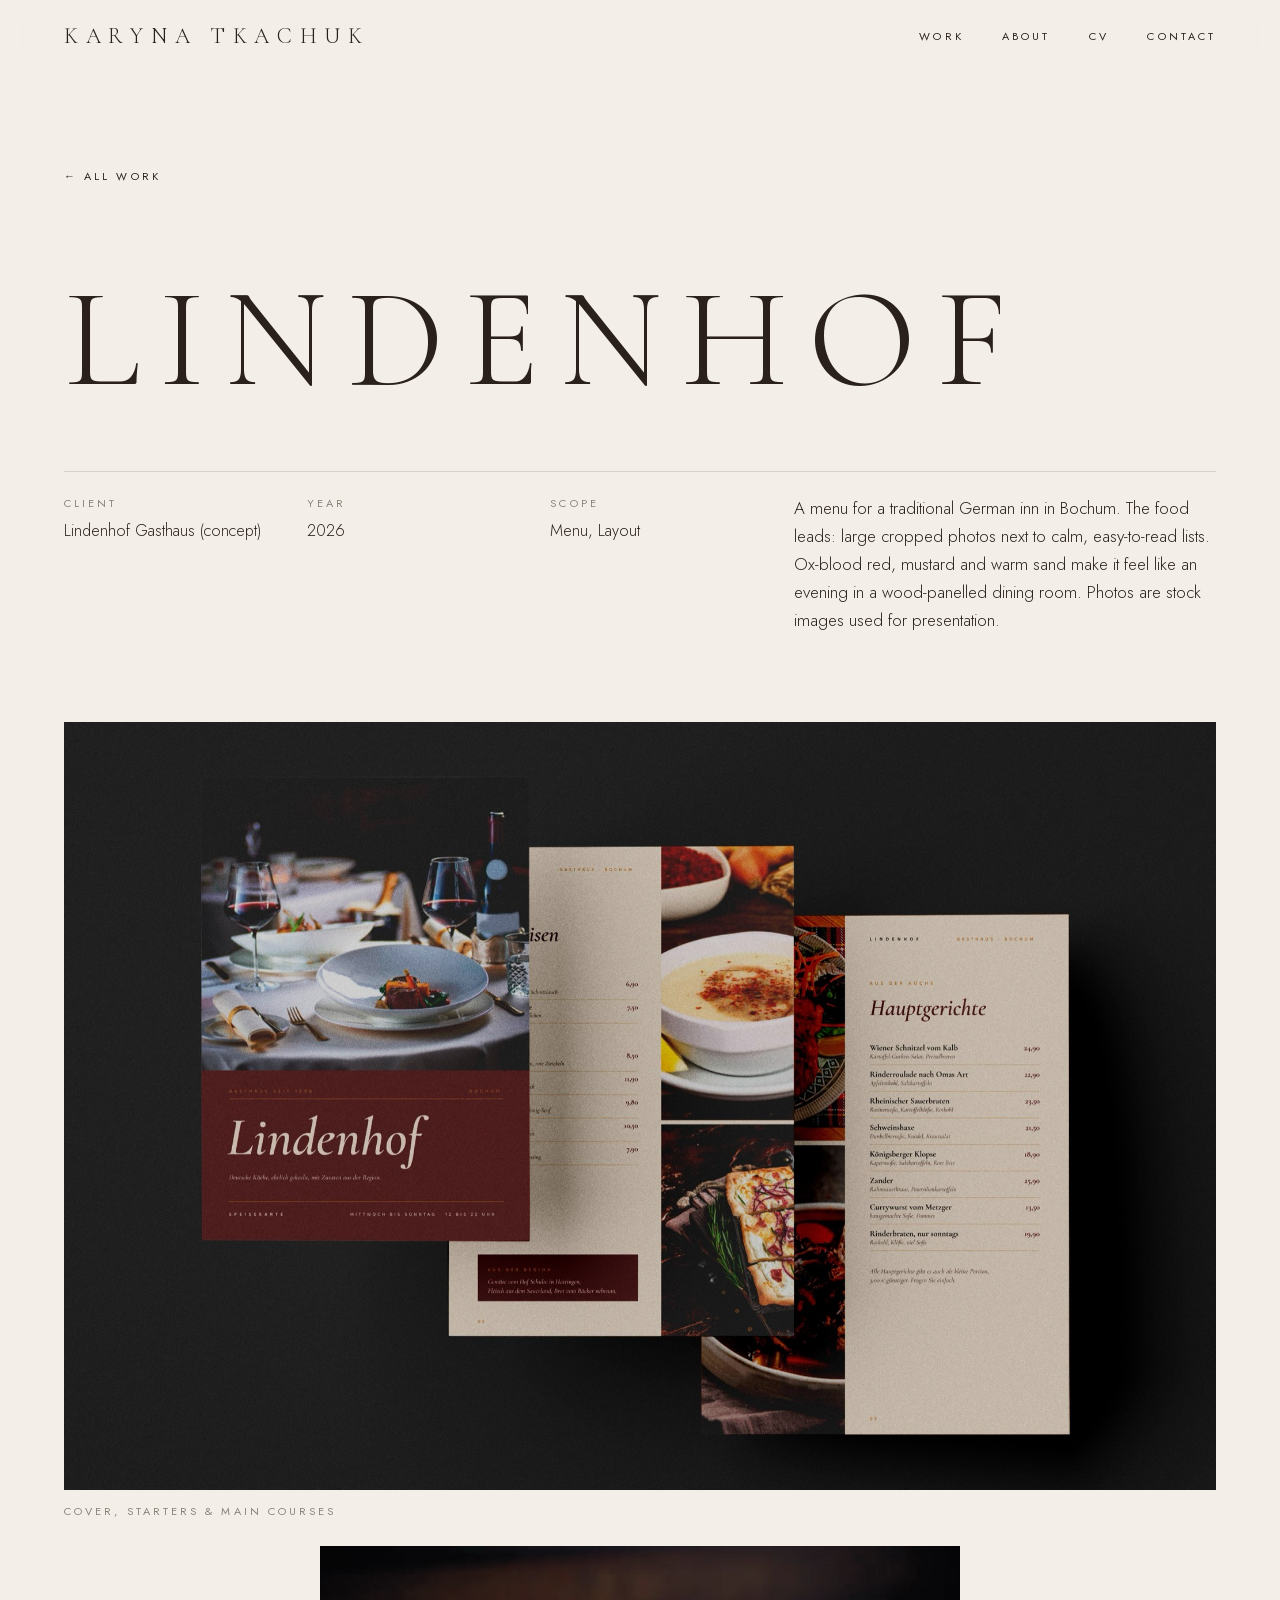
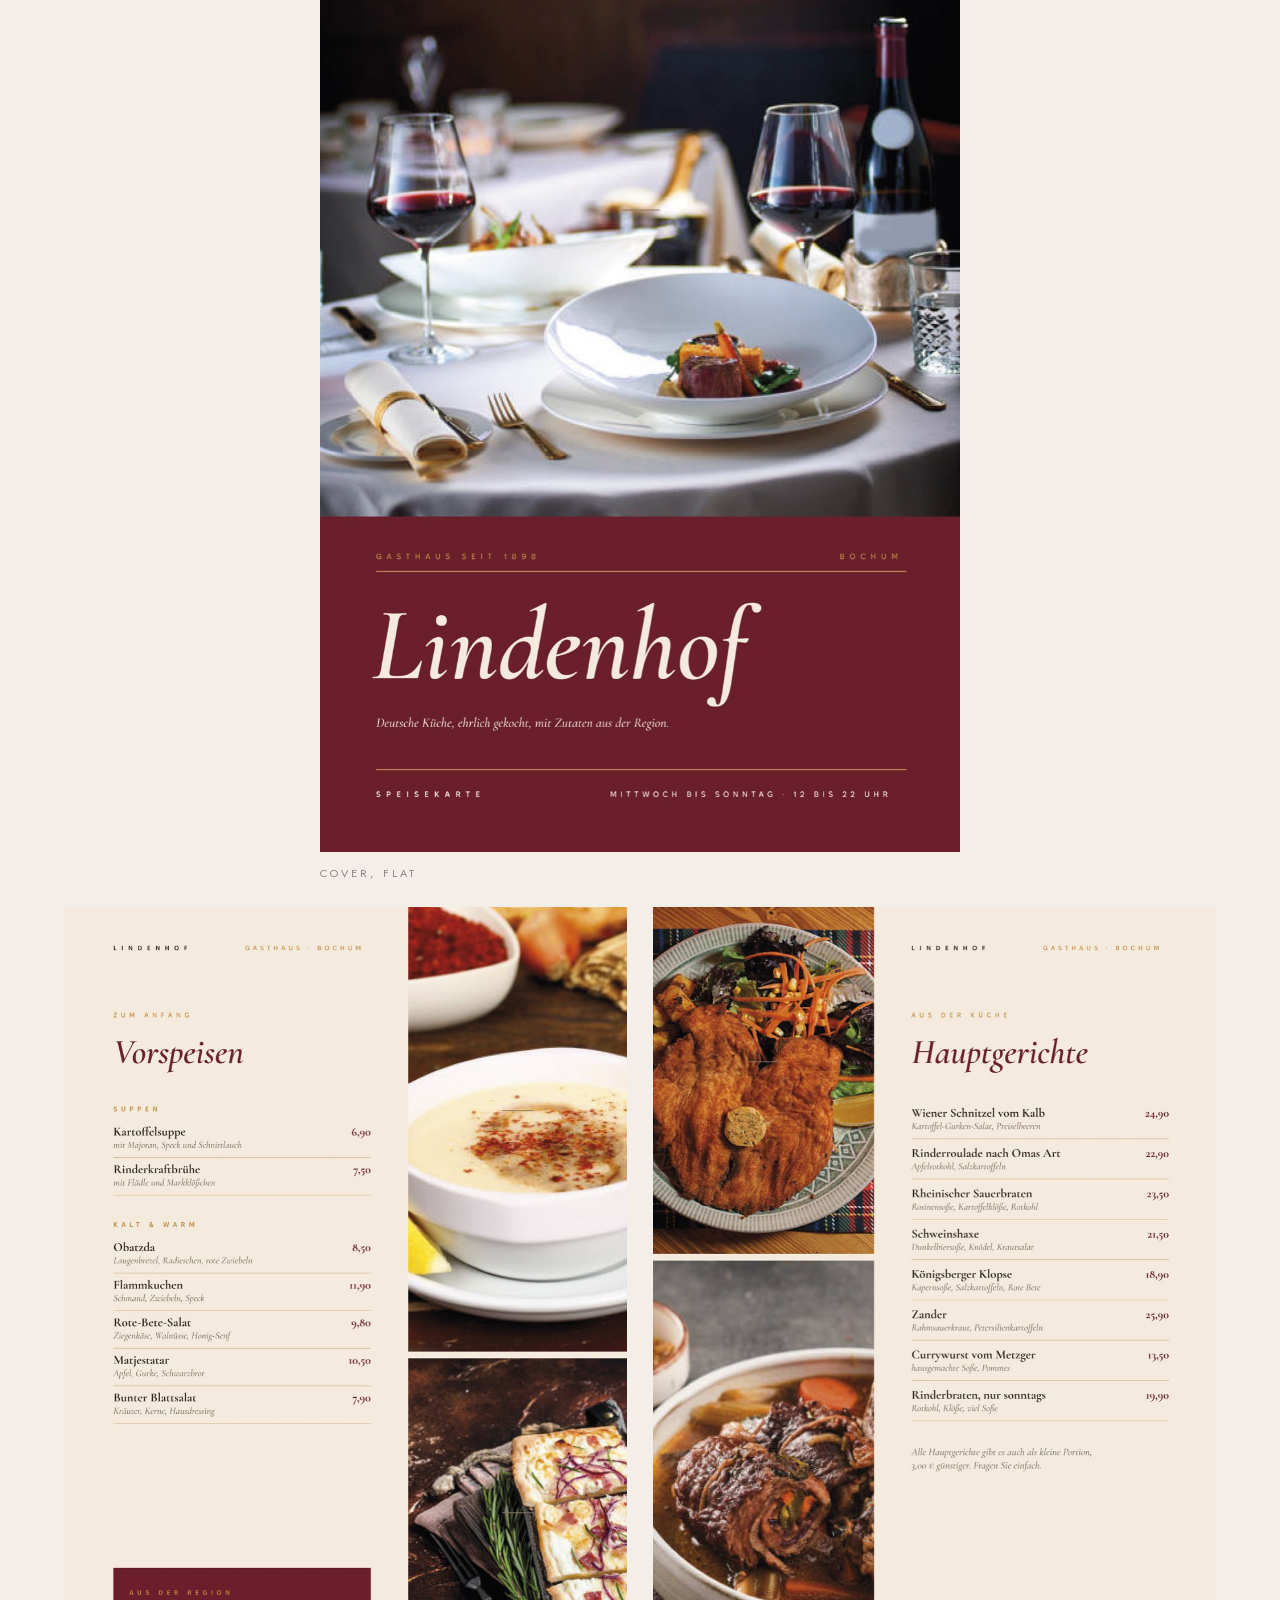
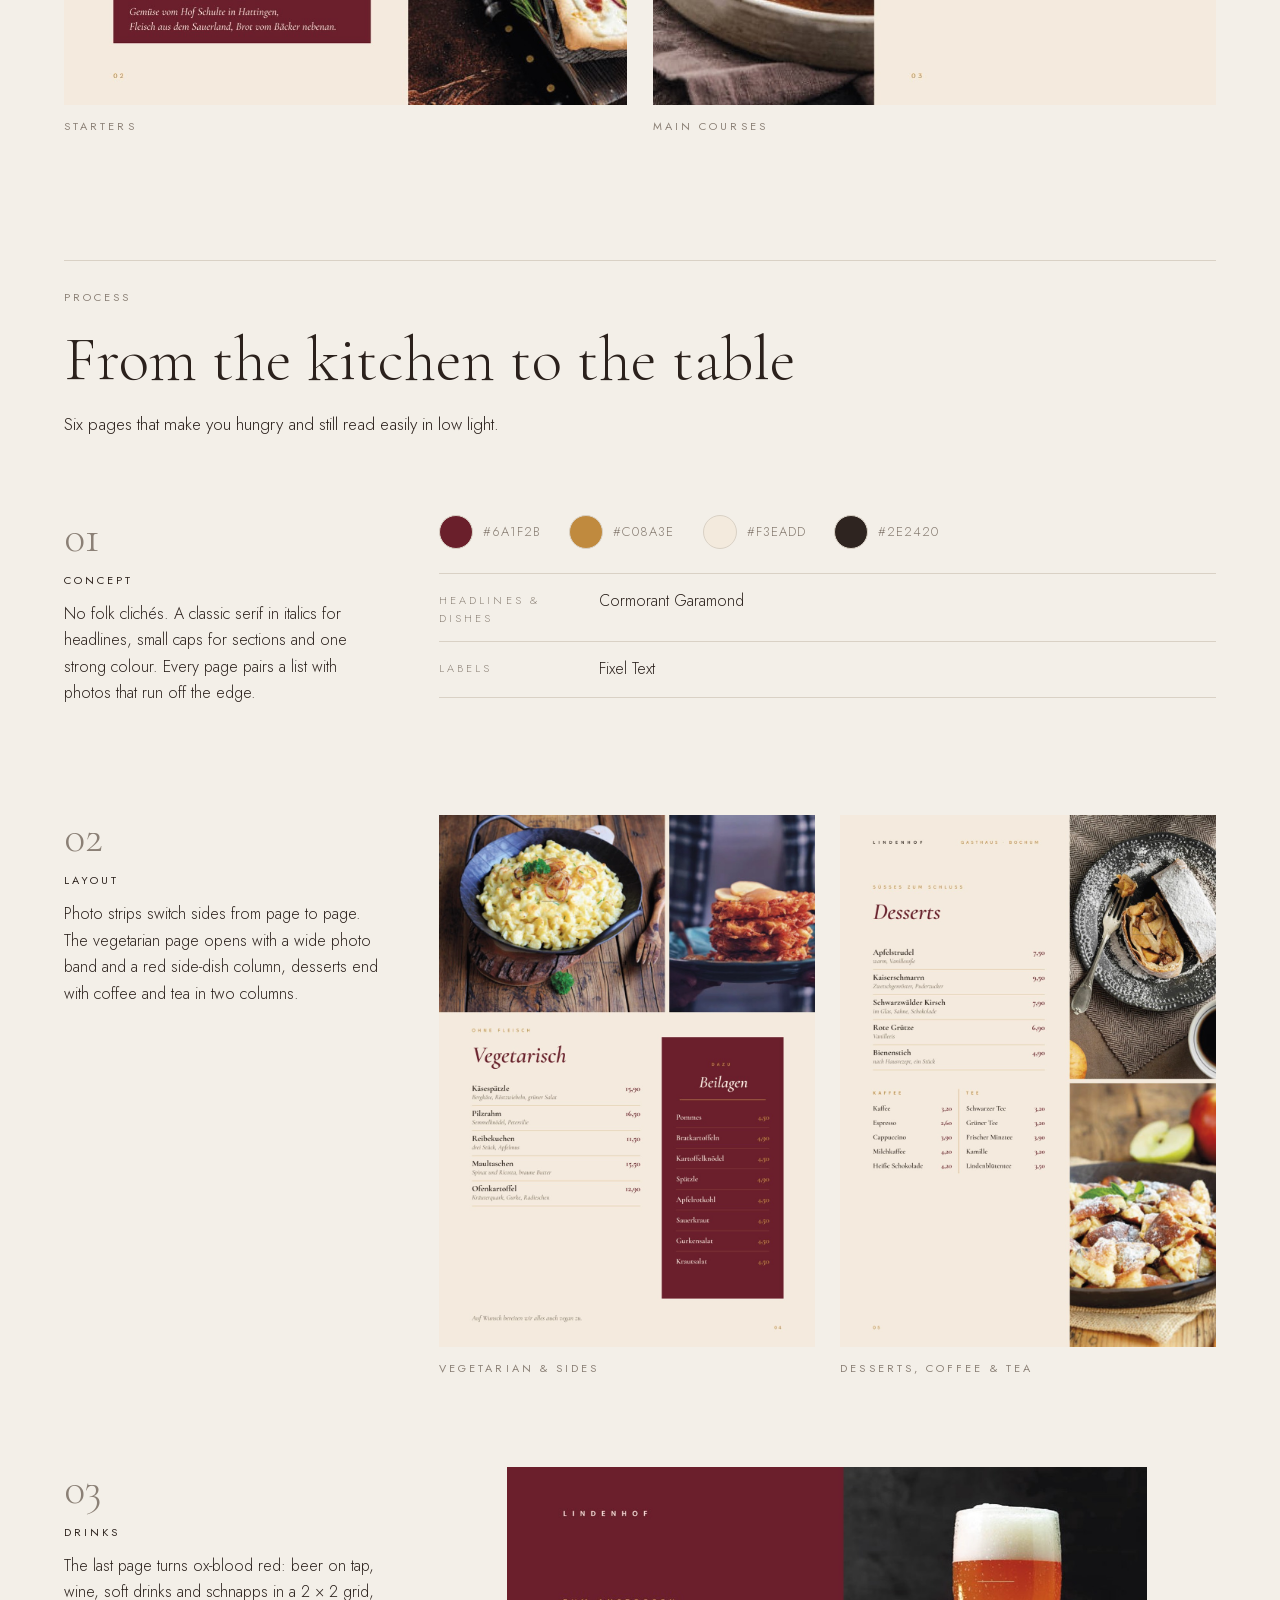
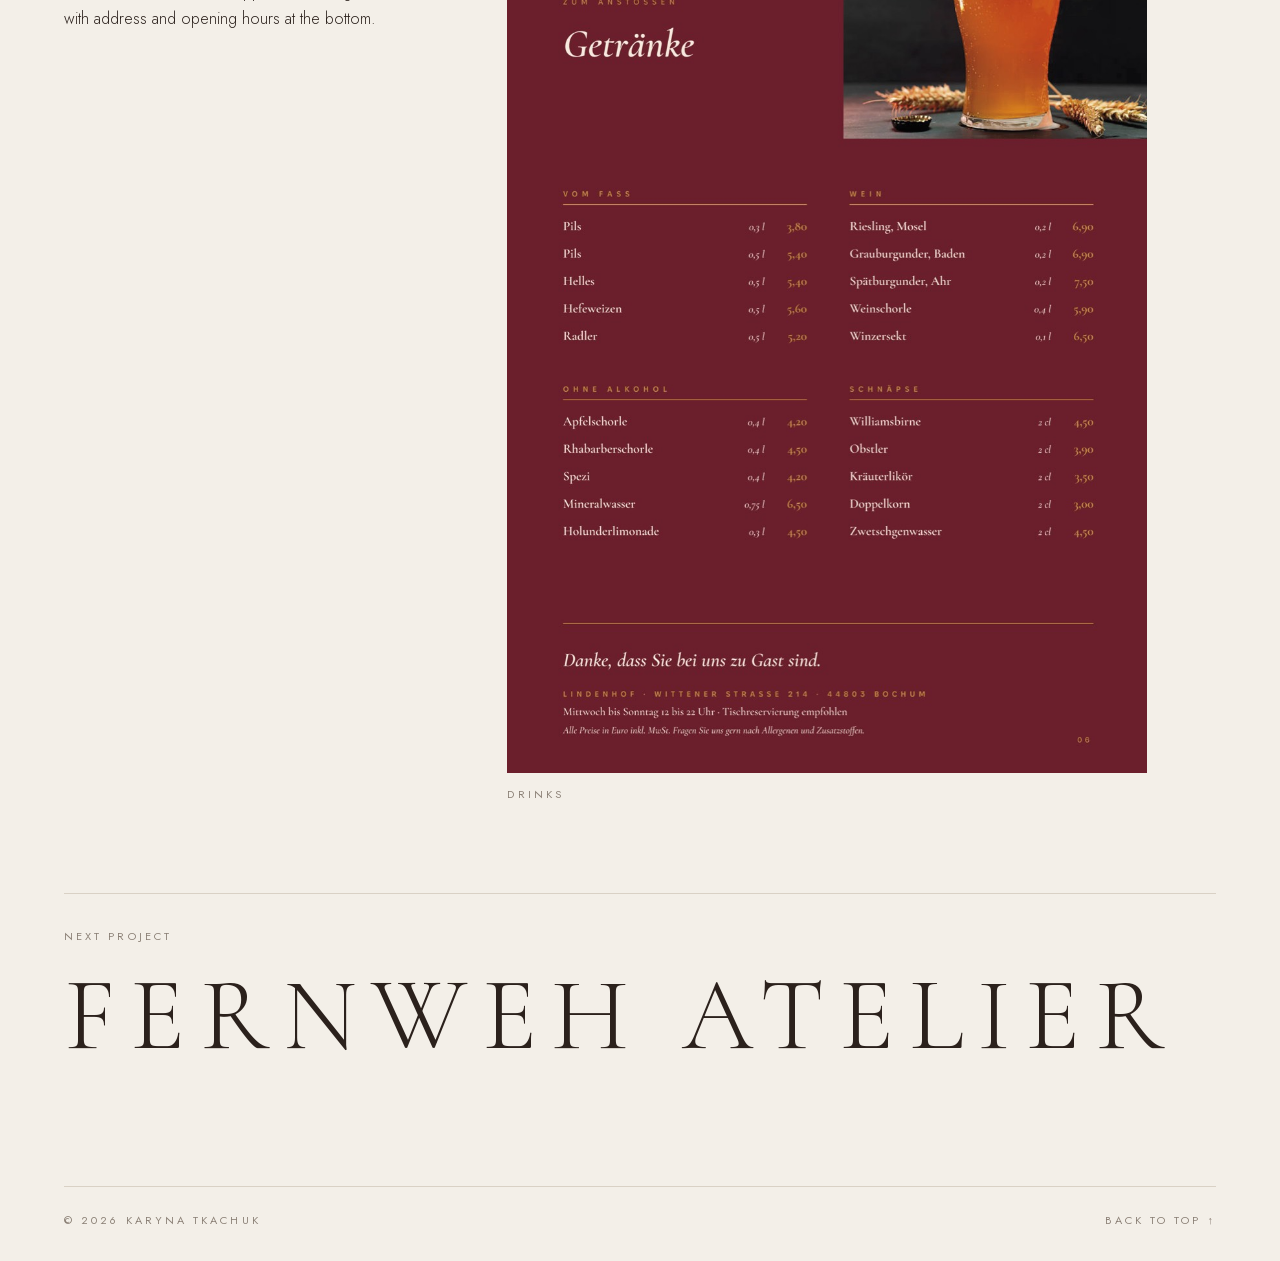
<file: lindenhof.html>
<!doctype html>
<html lang="en">
<head>
  <meta charset="utf-8">
  <meta name="viewport" content="width=device-width, initial-scale=1">
  <title>Lindenhof · Karyna Tkachuk</title>
  <meta name="description" content="Lindenhof Gasthaus. Photo-led six-page menu for a German restaurant.">
  <link rel="stylesheet" href="fonts.css">
  <link rel="stylesheet" href="style.css">
</head>
<body id="top">

  <header class="site-header">
    <div class="wrap">
      <a href="index.html" class="logo">Karyna Tkachuk</a>
      <nav class="nav caps">
        <a href="index.html#work">Work</a>
        <a href="index.html#about">About</a>
        <a href="cv.html">CV</a>
        <a href="index.html#contact">Contact</a>
      </nav>
    </div>
  </header>

  <main class="wrap">
    <section class="project-hero">
      <a href="index.html#work" class="back caps link">← All work</a>
      <h1 class="reveal">Lindenhof</h1>
      <dl class="project-info">
        <div><dt class="caps muted">Client</dt><dd>Lindenhof Gasthaus (concept)</dd></div>
        <div><dt class="caps muted">Year</dt><dd>2026</dd></div>
        <div><dt class="caps muted">Scope</dt><dd>Menu, Layout</dd></div>
        <div class="desc"><p>A menu for a traditional German inn in Bochum. The food leads: large cropped photos next to calm, easy-to-read lists. Ox-blood red, mustard and warm sand make it feel like an evening in a wood-panelled dining room. Photos are stock images used for presentation.</p></div>
      </dl>
    </section>

    <section class="gallery">
      <figure class="reveal"><img src="images/lindenhof/m1.jpg" alt="Lindenhof menu: cover, starters and main courses" loading="lazy"><figcaption class="caps muted">Cover, starters &amp; main courses</figcaption></figure>
      <figure class="reveal small"><img src="images/lindenhof/01.jpg" alt="Lindenhof menu cover, flat" loading="lazy"><figcaption class="caps muted">Cover, flat</figcaption></figure>
      <div class="row"><figure class="reveal"><img src="images/lindenhof/02.jpg" alt="Starters page with soup and tarte flambée photos" loading="lazy"><figcaption class="caps muted">Starters</figcaption></figure><figure class="reveal"><img src="images/lindenhof/03.jpg" alt="Main courses page with schnitzel and beef roulade" loading="lazy"><figcaption class="caps muted">Main courses</figcaption></figure></div>
    </section>

    <section class="process">
      <div class="process-head">
        <span class="caps muted">Process</span>
        <h2 class="reveal">From the kitchen to the table</h2>
        <p class="reveal">Six pages that make you hungry and still read easily in low light.</p>
      </div>

      <div class="step">
        <div class="step-text">
          <span class="step-no">01</span>
          <h3 class="caps">Concept</h3>
          <p>No folk clichés. A classic serif in italics for headlines, small caps for sections and one strong colour. Every page pairs a list with photos that run off the edge.</p>
        </div>
        <div><div class="swatches reveal"><div><span style="background:#6A1F2B"></span>#6A1F2B</div><div><span style="background:#C08A3E"></span>#C08A3E</div><div><span style="background:#F3EADD"></span>#F3EADD</div><div><span style="background:#2E2420"></span>#2E2420</div></div><dl class="specs reveal"><dt>Headlines &amp; dishes</dt><dd>Cormorant Garamond</dd><dt>Labels</dt><dd>Fixel Text</dd></dl></div>
      </div>
      <div class="step">
        <div class="step-text">
          <span class="step-no">02</span>
          <h3 class="caps">Layout</h3>
          <p>Photo strips switch sides from page to page. The vegetarian page opens with a wide photo band and a red side-dish column, desserts end with coffee and tea in two columns.</p>
        </div>
        <div><div class="gallery"><div class="row"><figure class="reveal"><img src="images/lindenhof/04.jpg" alt="Vegetarian page with Käsespätzle and side dishes" loading="lazy"><figcaption class="caps muted">Vegetarian &amp; sides</figcaption></figure><figure class="reveal"><img src="images/lindenhof/05.jpg" alt="Desserts page with apple strudel" loading="lazy"><figcaption class="caps muted">Desserts, coffee &amp; tea</figcaption></figure></div></div></div>
      </div>
      <div class="step">
        <div class="step-text">
          <span class="step-no">03</span>
          <h3 class="caps">Drinks</h3>
          <p>The last page turns ox-blood red: beer on tap, wine, soft drinks and schnapps in a 2 × 2 grid, with address and opening hours at the bottom.</p>
        </div>
        <div><div class="gallery"><figure class="reveal small"><img src="images/lindenhof/06.jpg" alt="Drinks page on red background" loading="lazy"><figcaption class="caps muted">Drinks</figcaption></figure></div></div>
      </div>
    </section>

    <a class="next" href="fernweh.html">
      <span class="caps muted">Next project</span>
      <span class="name">Fernweh Atelier</span>
    </a>

    <footer class="site-footer caps muted">
      <span>© <span data-year>2026</span> Karyna Tkachuk</span>
      <a class="link" href="#top">Back to top ↑</a>
    </footer>
  </main>

  <script src="script.js"></script>
</body>
</html>
</file>
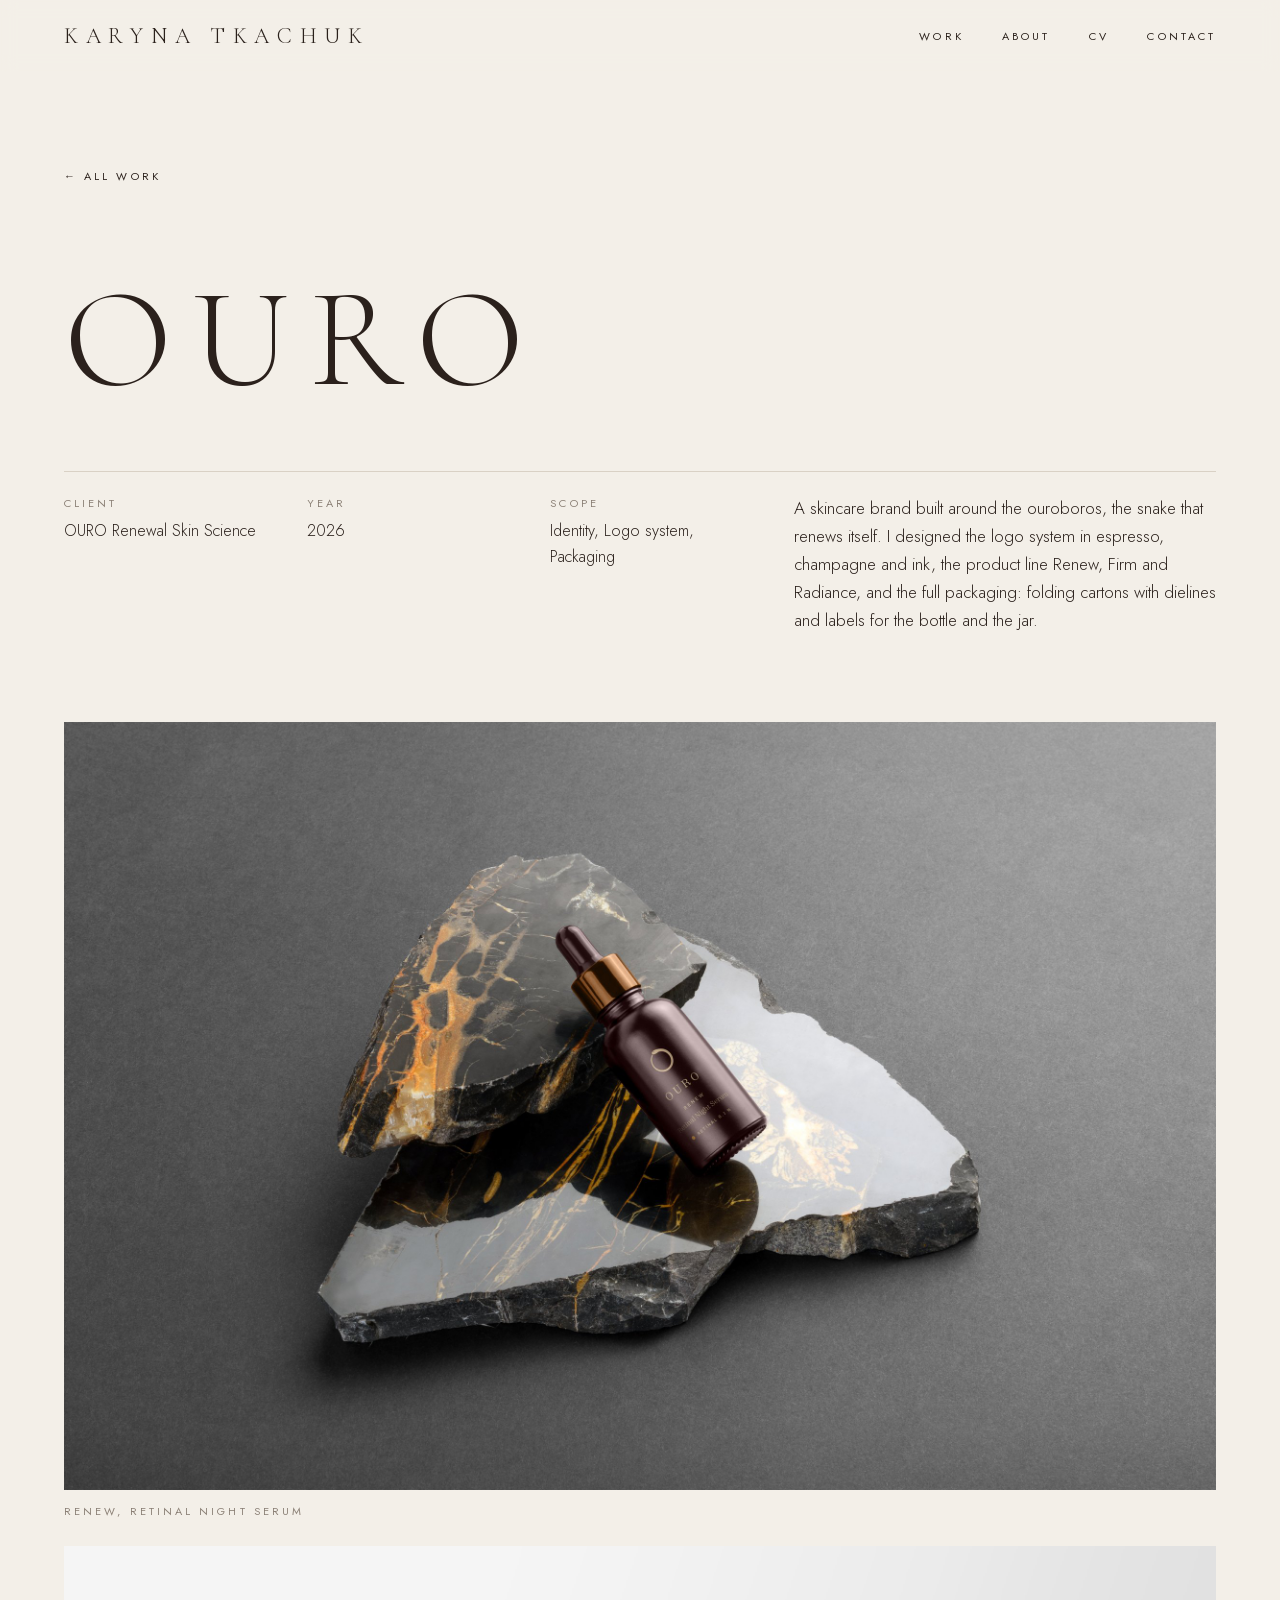
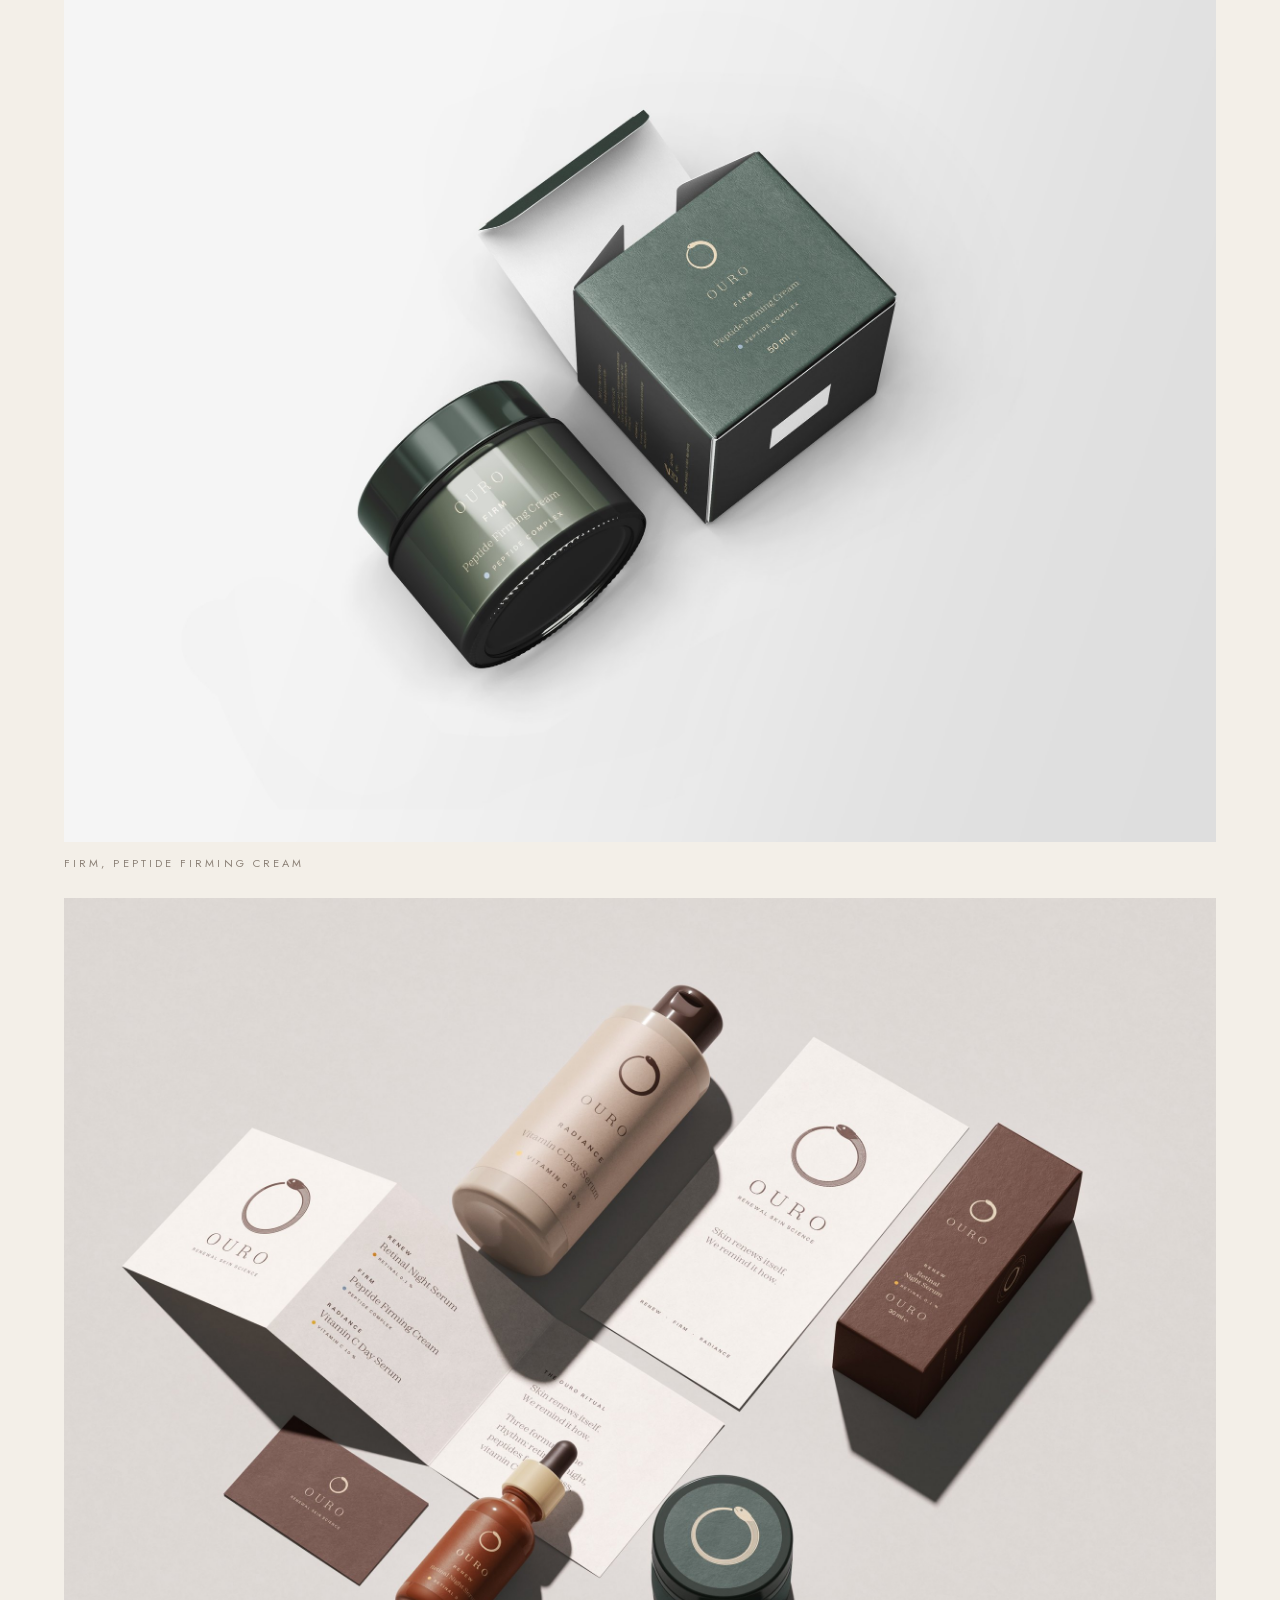
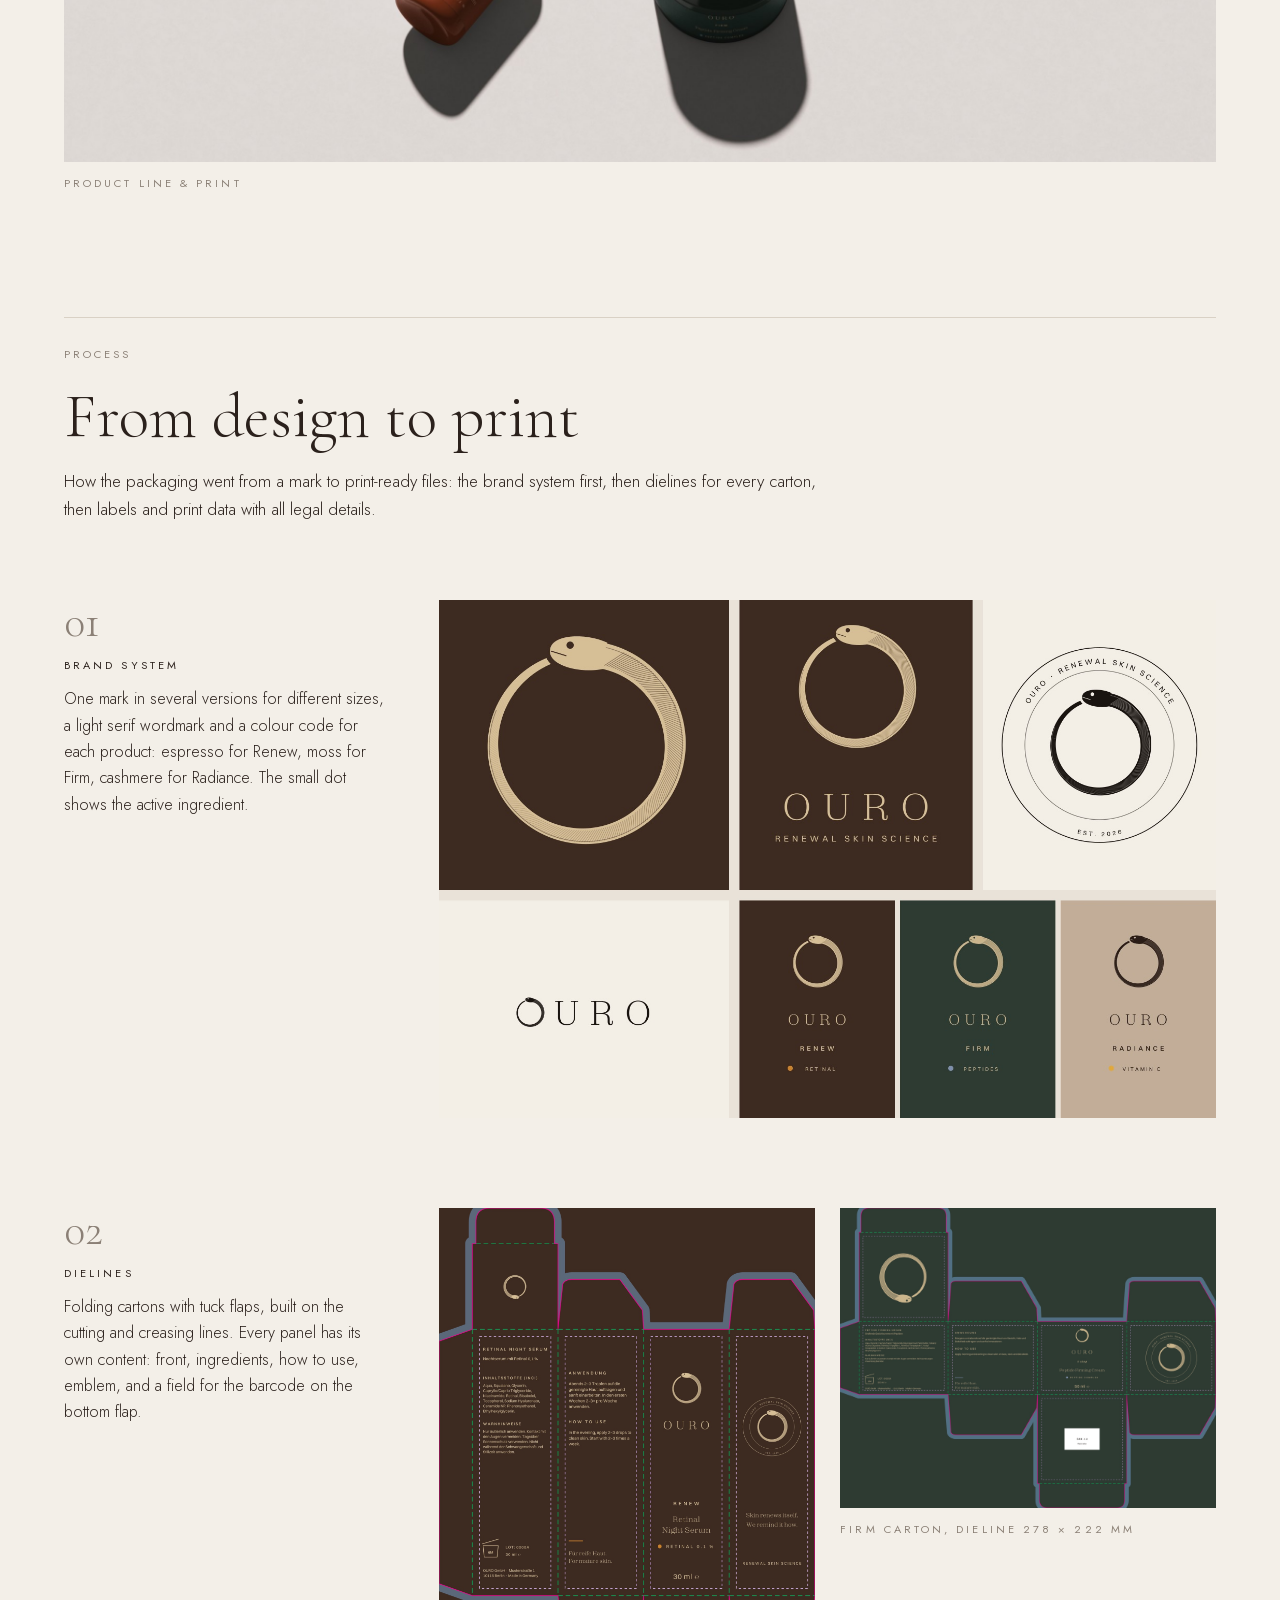
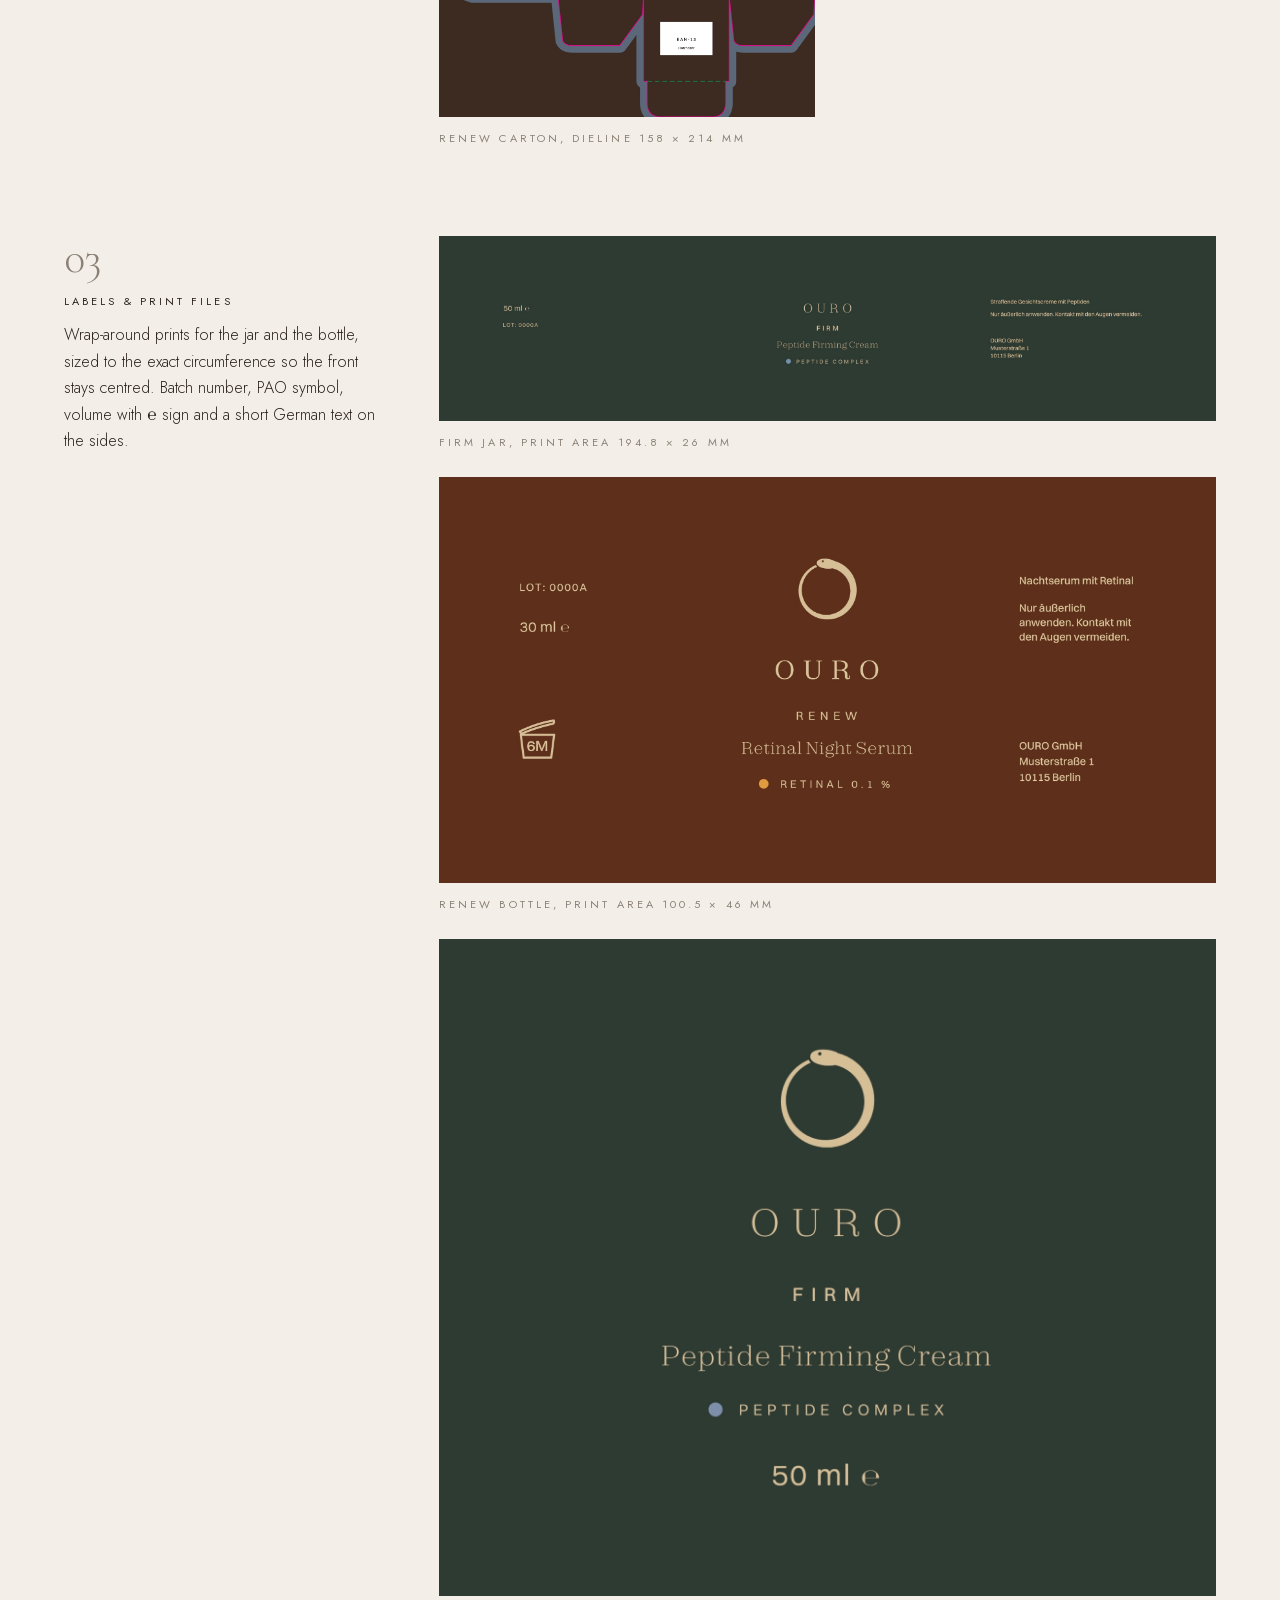
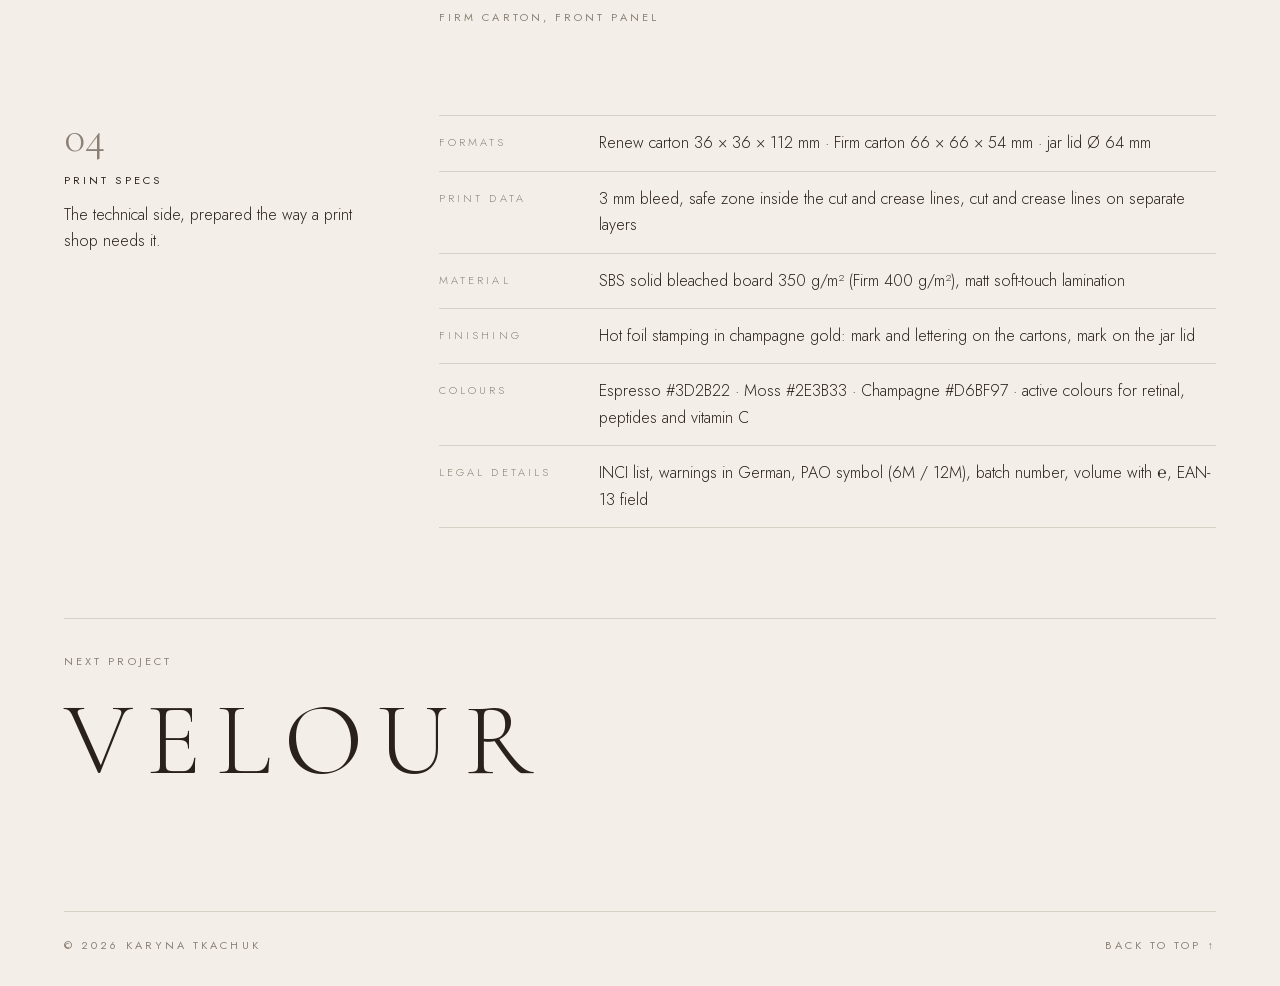
<file: ouro.html>
<!doctype html>
<html lang="en">
<head>
  <meta charset="utf-8">
  <meta name="viewport" content="width=device-width, initial-scale=1">
  <title>Ouro · Karyna Tkachuk</title>
  <meta name="description" content="OURO Renewal Skin Science. Identity, logo system and packaging.">
  <link rel="stylesheet" href="fonts.css">
  <link rel="stylesheet" href="style.css">
</head>
<body id="top">

  <header class="site-header">
    <div class="wrap">
      <a href="index.html" class="logo">Karyna Tkachuk</a>
      <nav class="nav caps">
        <a href="index.html#work">Work</a>
        <a href="index.html#about">About</a>
        <a href="cv.html">CV</a>
        <a href="index.html#contact">Contact</a>
      </nav>
    </div>
  </header>

  <main class="wrap">
    <section class="project-hero">
      <a href="index.html#work" class="back caps link">← All work</a>
      <h1 class="reveal">Ouro</h1>
      <dl class="project-info">
        <div><dt class="caps muted">Client</dt><dd>OURO Renewal Skin Science</dd></div>
        <div><dt class="caps muted">Year</dt><dd>2026</dd></div>
        <div><dt class="caps muted">Scope</dt><dd>Identity, Logo system, Packaging</dd></div>
        <div class="desc"><p>A skincare brand built around the ouroboros, the snake that renews itself. I designed the logo system in espresso, champagne and ink, the product line Renew, Firm and Radiance, and the full packaging: folding cartons with dielines and labels for the bottle and the jar.</p></div>
      </dl>
    </section>

    <section class="gallery">
      <figure class="reveal"><img src="images/ouro/06.jpg" alt="Renew serum with dropper on marble" loading="lazy"><figcaption class="caps muted">Renew, Retinal Night Serum</figcaption></figure>
      <figure class="reveal"><img src="images/ouro/07.jpg" alt="Firm cream jar and box" loading="lazy"><figcaption class="caps muted">Firm, Peptide Firming Cream</figcaption></figure>
      <figure class="reveal"><img src="images/ouro/08.jpg" alt="OURO product line flat lay with box, cards and brochure" loading="lazy"><figcaption class="caps muted">Product line &amp; print</figcaption></figure>
    </section>

    <section class="process">
      <div class="process-head">
        <span class="caps muted">Process</span>
        <h2 class="reveal">From design to print</h2>
        <p class="reveal">How the packaging went from a mark to print-ready files: the brand system first, then dielines for every carton, then labels and print data with all legal details.</p>
      </div>

      <div class="step">
        <div class="step-text">
          <span class="step-no">01</span>
          <h3 class="caps">Brand system</h3>
          <p>One mark in several versions for different sizes, a light serif wordmark and a colour code for each product: espresso for Renew, moss for Firm, cashmere for Radiance. The small dot shows the active ingredient.</p>
        </div>
        <div class="gallery"><figure class="reveal"><img src="images/ouro/02.jpg" alt="Logo system and product line" loading="lazy"></figure></div>
      </div>

      <div class="step">
        <div class="step-text">
          <span class="step-no">02</span>
          <h3 class="caps">Dielines</h3>
          <p>Folding cartons with tuck flaps, built on the cutting and creasing lines. Every panel has its own content: front, ingredients, how to use, emblem, and a field for the barcode on the bottom flap.</p>
        </div>
        <div class="gallery">
          <div class="row">
            <figure class="reveal"><img src="images/ouro/04.jpg" alt="Renew carton dieline with artwork" loading="lazy"><figcaption class="caps muted">Renew carton, dieline 158 × 214 mm</figcaption></figure>
            <figure class="reveal"><img src="images/ouro/05.jpg" alt="Firm carton dieline with artwork" loading="lazy"><figcaption class="caps muted">Firm carton, dieline 278 × 222 mm</figcaption></figure>
          </div>
        </div>
      </div>

      <div class="step">
        <div class="step-text">
          <span class="step-no">03</span>
          <h3 class="caps">Labels &amp; print files</h3>
          <p>Wrap-around prints for the jar and the bottle, sized to the exact circumference so the front stays centred. Batch number, PAO symbol, volume with ℮ sign and a short German text on the sides.</p>
        </div>
        <div class="gallery">
          <figure class="reveal"><img src="images/ouro/09.jpg" alt="Firm jar label, flat" loading="lazy"><figcaption class="caps muted">Firm jar, print area 194.8 × 26 mm</figcaption></figure>
          <figure class="reveal"><img src="images/ouro/10.jpg" alt="Renew bottle label, flat" loading="lazy"><figcaption class="caps muted">Renew bottle, print area 100.5 × 46 mm</figcaption></figure>
          <figure class="reveal narrow"><img src="images/ouro/03.jpg" alt="Firm carton front panel" loading="lazy"><figcaption class="caps muted">Firm carton, front panel</figcaption></figure>
        </div>
      </div>

      <div class="step">
        <div class="step-text">
          <span class="step-no">04</span>
          <h3 class="caps">Print specs</h3>
          <p>The technical side, prepared the way a print shop needs it.</p>
        </div>
        <dl class="specs reveal">
          <dt>Formats</dt><dd>Renew carton 36 × 36 × 112 mm · Firm carton 66 × 66 × 54 mm · jar lid Ø 64 mm</dd>
          <dt>Print data</dt><dd>3 mm bleed, safe zone inside the cut and crease lines, cut and crease lines on separate layers</dd>
          <dt>Material</dt><dd>SBS solid bleached board 350 g/m² (Firm 400 g/m²), matt soft-touch lamination</dd>
          <dt>Finishing</dt><dd>Hot foil stamping in champagne gold: mark and lettering on the cartons, mark on the jar lid</dd>
          <dt>Colours</dt><dd>Espresso #3D2B22 · Moss #2E3B33 · Champagne #D6BF97 · active colours for retinal, peptides and vitamin C</dd>
          <dt>Legal details</dt><dd>INCI list, warnings in German, PAO symbol (6M / 12M), batch number, volume with ℮, EAN-13 field</dd>
        </dl>
      </div>
    </section>


    <a class="next" href="velour.html">
      <span class="caps muted">Next project</span>
      <span class="name">Velour</span>
    </a>

    <footer class="site-footer caps muted">
      <span>© <span data-year>2026</span> Karyna Tkachuk</span>
      <a class="link" href="#top">Back to top ↑</a>
    </footer>
  </main>

  <script src="script.js"></script>
</body>
</html>
</file>
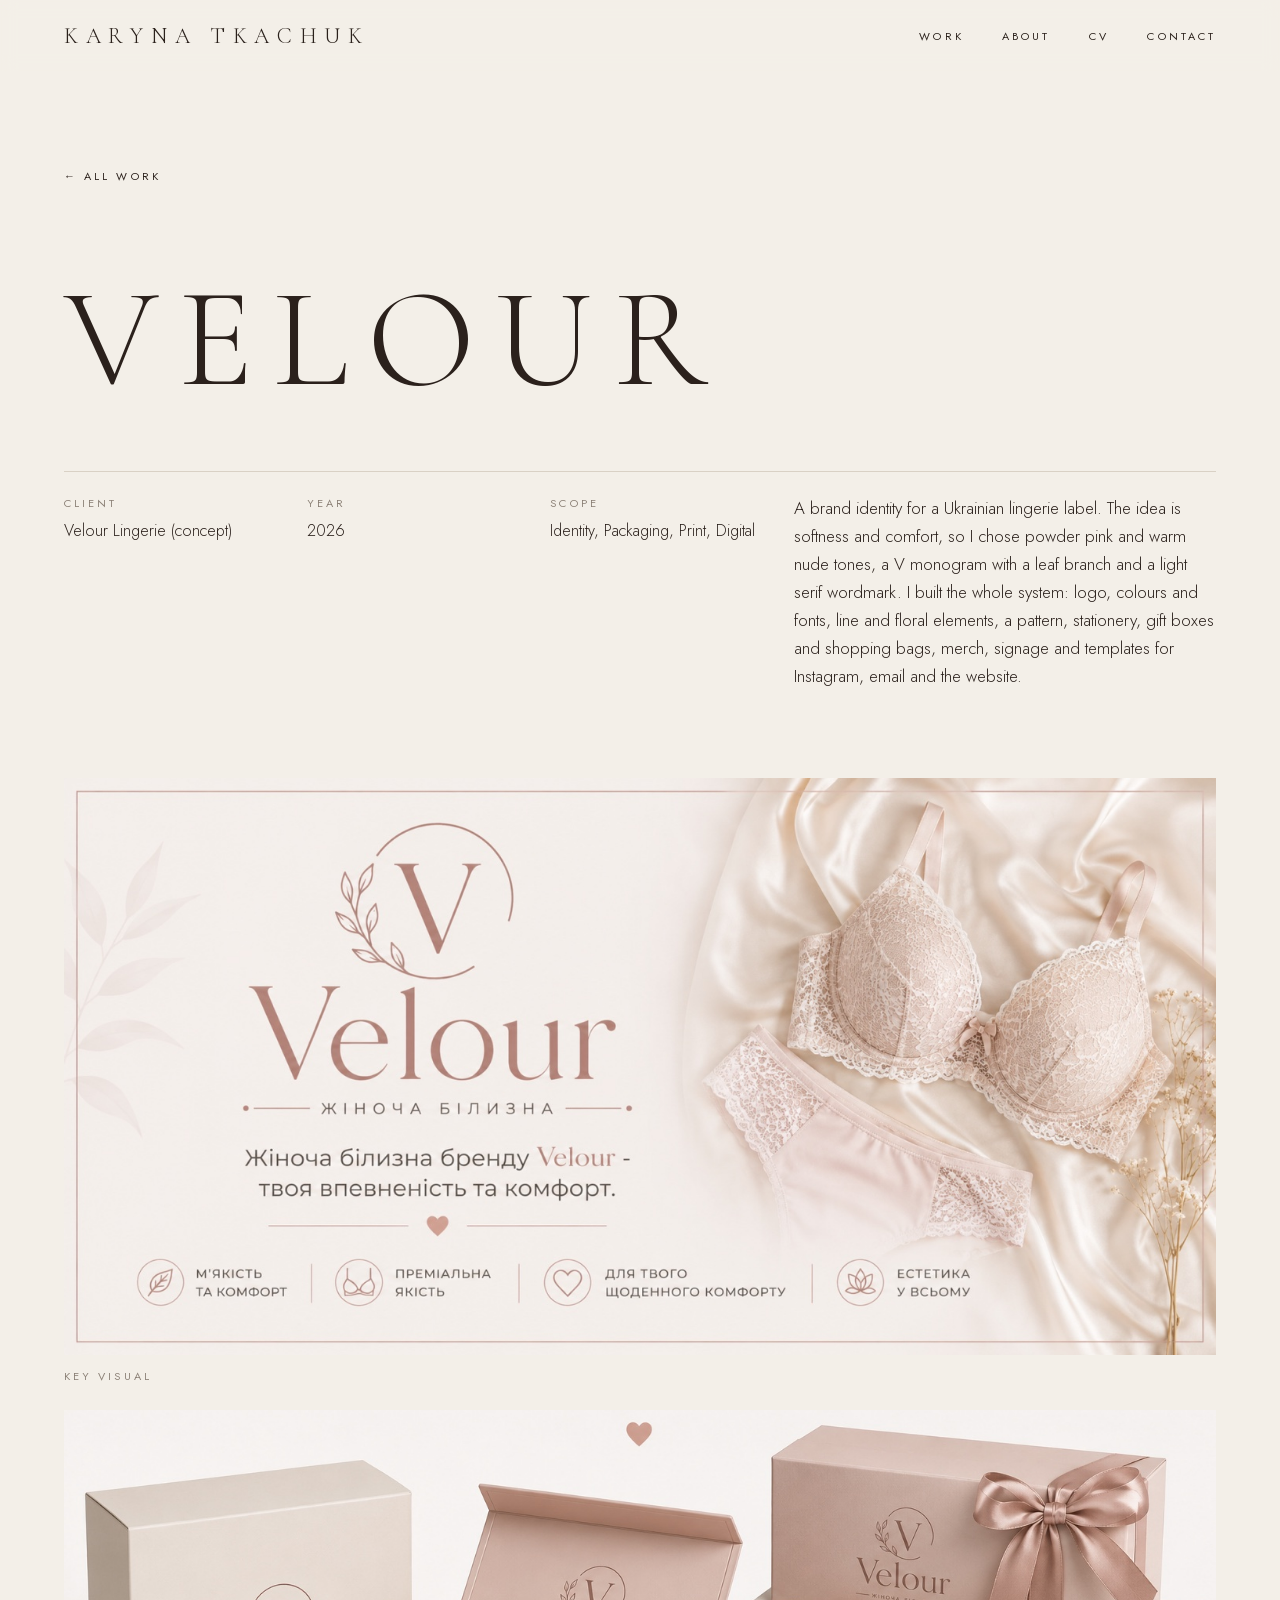
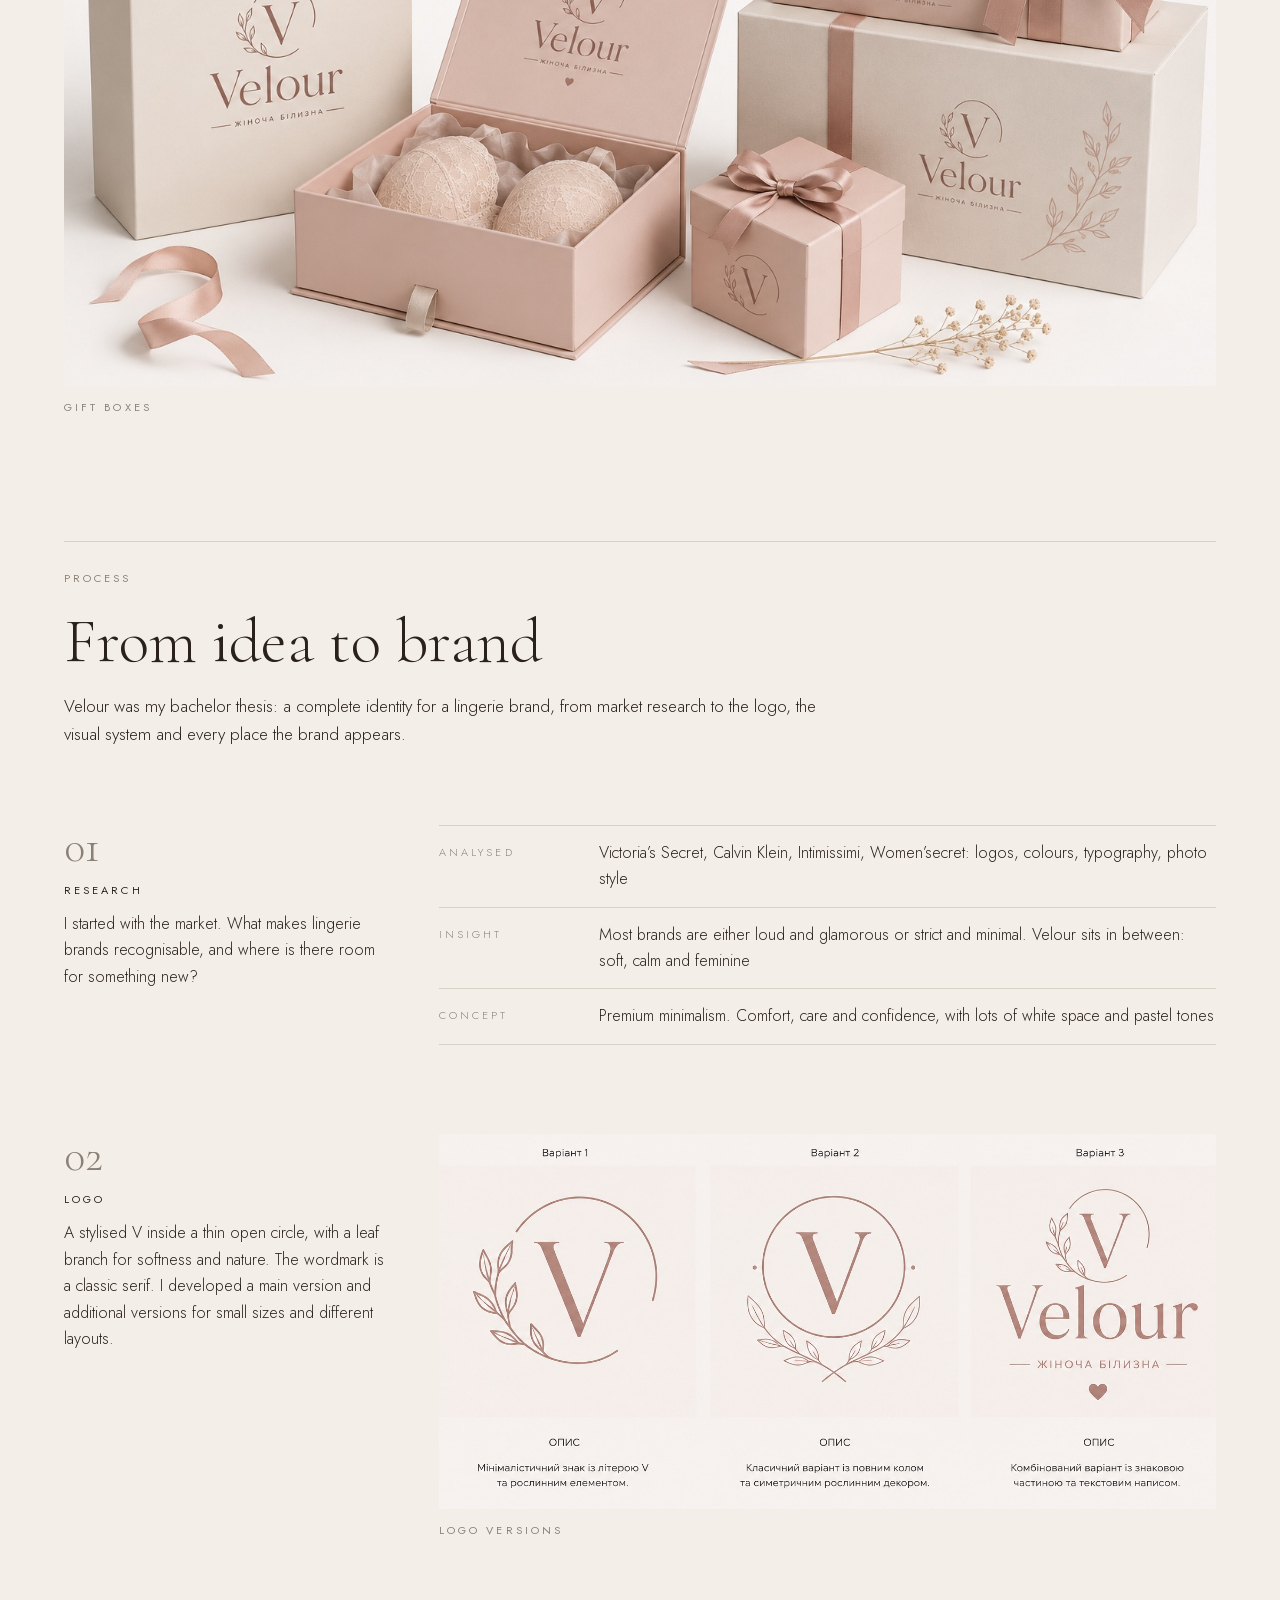
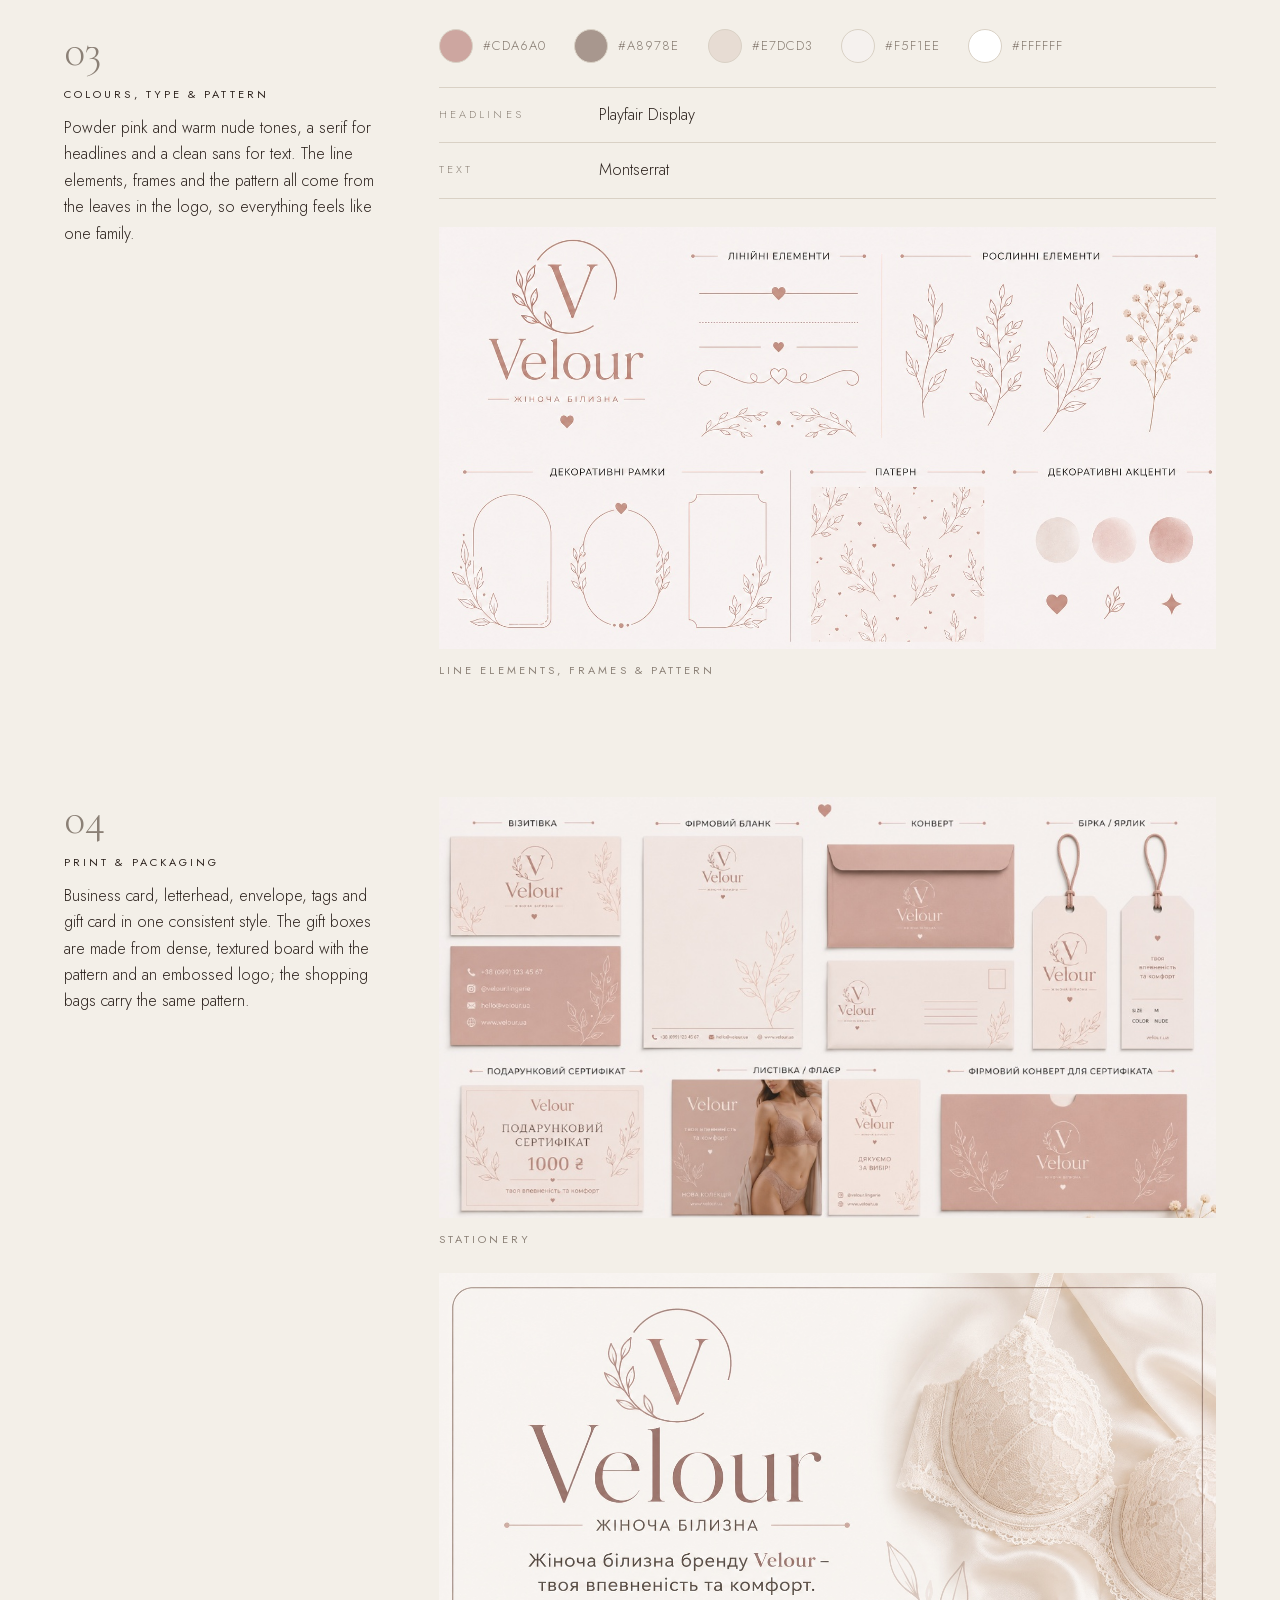
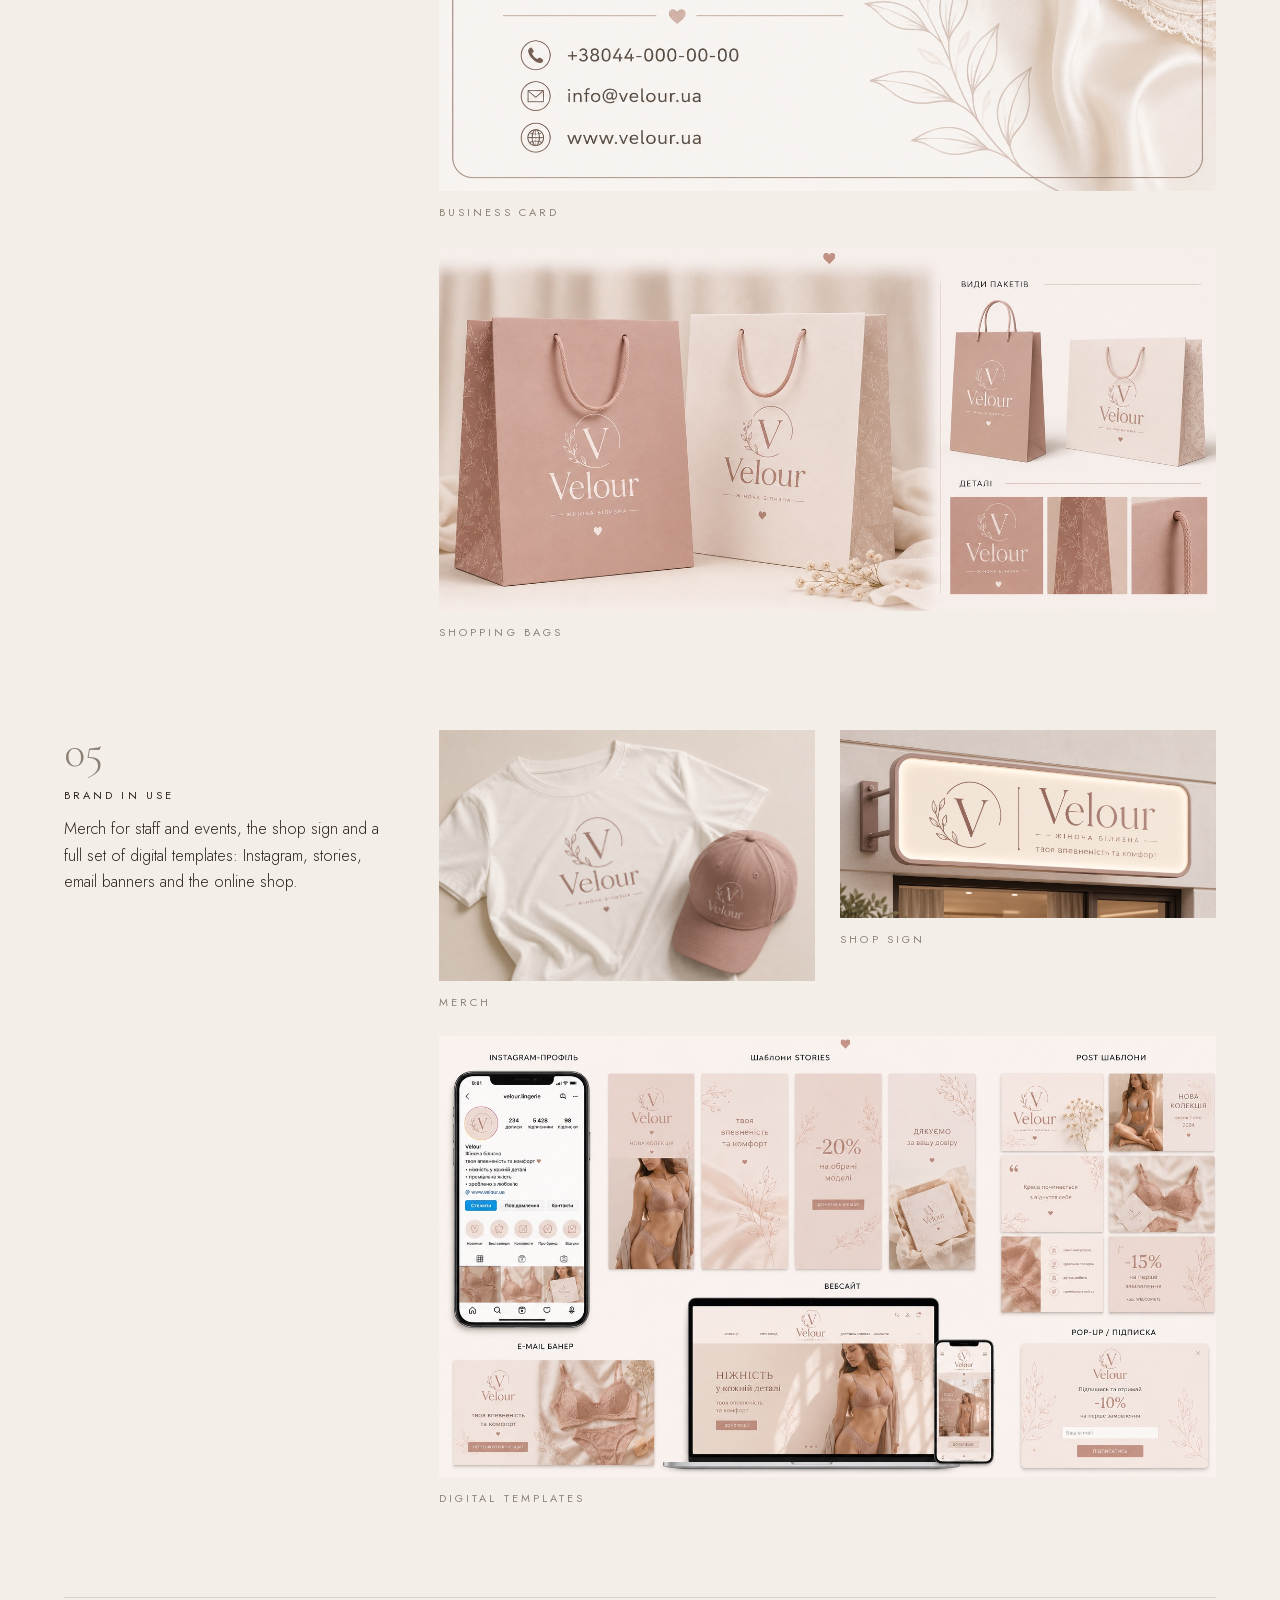
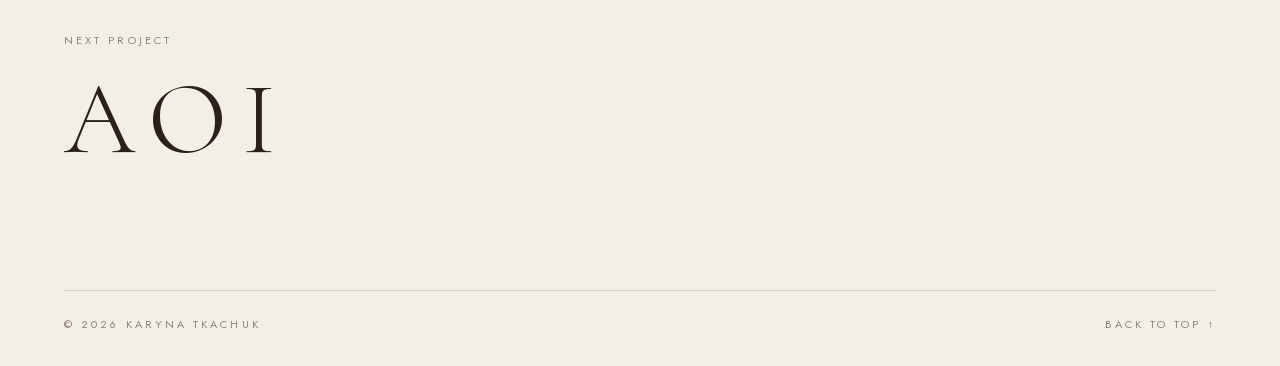
<file: velour.html>
<!doctype html>
<html lang="en">
<head>
  <meta charset="utf-8">
  <meta name="viewport" content="width=device-width, initial-scale=1">
  <title>Velour · Karyna Tkachuk</title>
  <meta name="description" content="Velour lingerie. Brand identity, packaging, print and digital templates.">
  <link rel="stylesheet" href="fonts.css">
  <link rel="stylesheet" href="style.css">
</head>
<body id="top">

  <header class="site-header">
    <div class="wrap">
      <a href="index.html" class="logo">Karyna Tkachuk</a>
      <nav class="nav caps">
        <a href="index.html#work">Work</a>
        <a href="index.html#about">About</a>
        <a href="cv.html">CV</a>
        <a href="index.html#contact">Contact</a>
      </nav>
    </div>
  </header>

  <main class="wrap">
    <section class="project-hero">
      <a href="index.html#work" class="back caps link">← All work</a>
      <h1 class="reveal">Velour</h1>
      <dl class="project-info">
        <div><dt class="caps muted">Client</dt><dd>Velour Lingerie (concept)</dd></div>
        <div><dt class="caps muted">Year</dt><dd>2026</dd></div>
        <div><dt class="caps muted">Scope</dt><dd>Identity, Packaging, Print, Digital</dd></div>
        <div class="desc"><p>A brand identity for a Ukrainian lingerie label. The idea is softness and comfort, so I chose powder pink and warm nude tones, a V monogram with a leaf branch and a light serif wordmark. I built the whole system: logo, colours and fonts, line and floral elements, a pattern, stationery, gift boxes and shopping bags, merch, signage and templates for Instagram, email and the website.</p></div>
      </dl>
    </section>

    <section class="gallery">
      <figure class="reveal"><img src="images/velour/01.jpg" alt="Velour banner with lingerie on silk" loading="lazy"><figcaption class="caps muted">Key visual</figcaption></figure>
      <figure class="reveal"><img src="images/velour/07.jpg" alt="Velour gift boxes" loading="lazy"><figcaption class="caps muted">Gift boxes</figcaption></figure>
    </section>

    <section class="process">
      <div class="process-head">
        <span class="caps muted">Process</span>
        <h2 class="reveal">From idea to brand</h2>
        <p class="reveal">Velour was my bachelor thesis: a complete identity for a lingerie brand, from market research to the logo, the visual system and every place the brand appears.</p>
      </div>

      <div class="step">
        <div class="step-text">
          <span class="step-no">01</span>
          <h3 class="caps">Research</h3>
          <p>I started with the market. What makes lingerie brands recognisable, and where is there room for something new?</p>
        </div>
        <dl class="specs reveal">
          <dt>Analysed</dt><dd>Victoria’s Secret, Calvin Klein, Intimissimi, Women’secret: logos, colours, typography, photo style</dd>
          <dt>Insight</dt><dd>Most brands are either loud and glamorous or strict and minimal. Velour sits in between: soft, calm and feminine</dd>
          <dt>Concept</dt><dd>Premium minimalism. Comfort, care and confidence, with lots of white space and pastel tones</dd>
        </dl>
      </div>

      <div class="step">
        <div class="step-text">
          <span class="step-no">02</span>
          <h3 class="caps">Logo</h3>
          <p>A stylised V inside a thin open circle, with a leaf branch for softness and nature. The wordmark is a classic serif. I developed a main version and additional versions for small sizes and different layouts.</p>
        </div>
        <div class="gallery"><figure class="reveal"><img src="images/velour/02.jpg" alt="Velour logo versions" loading="lazy"><figcaption class="caps muted">Logo versions</figcaption></figure></div>
      </div>

      <div class="step">
        <div class="step-text">
          <span class="step-no">03</span>
          <h3 class="caps">Colours, type &amp; pattern</h3>
          <p>Powder pink and warm nude tones, a serif for headlines and a clean sans for text. The line elements, frames and the pattern all come from the leaves in the logo, so everything feels like one family.</p>
        </div>
        <div>
          <div class="swatches reveal">
            <div><span style="background:#CDA6A0"></span>#CDA6A0</div>
            <div><span style="background:#A8978E"></span>#A8978E</div>
            <div><span style="background:#E7DCD3"></span>#E7DCD3</div>
            <div><span style="background:#F5F1EE"></span>#F5F1EE</div>
            <div><span style="background:#FFFFFF"></span>#FFFFFF</div>
          </div>
          <dl class="specs reveal">
            <dt>Headlines</dt><dd>Playfair Display</dd>
            <dt>Text</dt><dd>Montserrat</dd>
          </dl>
          <div class="gallery"><figure class="reveal"><img src="images/velour/04.jpg" alt="Velour decorative elements, frames and pattern" loading="lazy"><figcaption class="caps muted">Line elements, frames &amp; pattern</figcaption></figure></div>
        </div>
      </div>

      <div class="step">
        <div class="step-text">
          <span class="step-no">04</span>
          <h3 class="caps">Print &amp; packaging</h3>
          <p>Business card, letterhead, envelope, tags and gift card in one consistent style. The gift boxes are made from dense, textured board with the pattern and an embossed logo; the shopping bags carry the same pattern.</p>
        </div>
        <div class="gallery">
          <figure class="reveal"><img src="images/velour/05.jpg" alt="Velour stationery" loading="lazy"><figcaption class="caps muted">Stationery</figcaption></figure>
          <figure class="reveal"><img src="images/velour/06.jpg" alt="Velour business card" loading="lazy"><figcaption class="caps muted">Business card</figcaption></figure>
          <figure class="reveal"><img src="images/velour/08.jpg" alt="Velour shopping bags" loading="lazy"><figcaption class="caps muted">Shopping bags</figcaption></figure>
        </div>
      </div>

      <div class="step">
        <div class="step-text">
          <span class="step-no">05</span>
          <h3 class="caps">Brand in use</h3>
          <p>Merch for staff and events, the shop sign and a full set of digital templates: Instagram, stories, email banners and the online shop.</p>
        </div>
        <div class="gallery">
          <div class="row">
            <figure class="reveal"><img src="images/velour/09.jpg" alt="Velour t-shirt and cap" loading="lazy"><figcaption class="caps muted">Merch</figcaption></figure>
            <figure class="reveal"><img src="images/velour/10.jpg" alt="Velour shop sign" loading="lazy"><figcaption class="caps muted">Shop sign</figcaption></figure>
          </div>
          <figure class="reveal"><img src="images/velour/11.jpg" alt="Velour Instagram, stories, email and website templates" loading="lazy"><figcaption class="caps muted">Digital templates</figcaption></figure>
        </div>
      </div>
    </section>



    <a class="next" href="aoi.html">
      <span class="caps muted">Next project</span>
      <span class="name">Aoi</span>
    </a>

    <footer class="site-footer caps muted">
      <span>© <span data-year>2026</span> Karyna Tkachuk</span>
      <a class="link" href="#top">Back to top ↑</a>
    </footer>
  </main>

  <script src="script.js"></script>
</body>
</html>
</file>
<file: fonts.css>
/* Self-hosted fonts (SIL Open Font License): Cormorant Garamond, Jost. No requests to Google. */
@font-face {
  font-family: 'Cormorant Garamond';
  font-style: italic;
  font-weight: 300;
  font-display: swap;
  src: url(fonts/CormorantGaramond-300i-latin-ext.woff2) format('woff2');
  unicode-range: U+0100-02BA, U+02BD-02C5, U+02C7-02CC, U+02CE-02D7, U+02DD-02FF, U+0304, U+0308, U+0329, U+1D00-1DBF, U+1E00-1E9F, U+1EF2-1EFF, U+2020, U+20A0-20AB, U+20AD-20C4, U+2113, U+2C60-2C7F, U+A720-A7FF;
}
@font-face {
  font-family: 'Cormorant Garamond';
  font-style: italic;
  font-weight: 300;
  font-display: swap;
  src: url(fonts/CormorantGaramond-300i-latin.woff2) format('woff2');
  unicode-range: U+0000-00FF, U+0131, U+0152-0153, U+02BB-02BC, U+02C6, U+02DA, U+02DC, U+0304, U+0308, U+0329, U+2000-206F, U+20AC, U+2122, U+2191, U+2193, U+2212, U+2215, U+FEFF, U+FFFD;
}
@font-face {
  font-family: 'Cormorant Garamond';
  font-style: normal;
  font-weight: 300;
  font-display: swap;
  src: url(fonts/CormorantGaramond-300-latin-ext.woff2) format('woff2');
  unicode-range: U+0100-02BA, U+02BD-02C5, U+02C7-02CC, U+02CE-02D7, U+02DD-02FF, U+0304, U+0308, U+0329, U+1D00-1DBF, U+1E00-1E9F, U+1EF2-1EFF, U+2020, U+20A0-20AB, U+20AD-20C4, U+2113, U+2C60-2C7F, U+A720-A7FF;
}
@font-face {
  font-family: 'Cormorant Garamond';
  font-style: normal;
  font-weight: 300;
  font-display: swap;
  src: url(fonts/CormorantGaramond-300-latin.woff2) format('woff2');
  unicode-range: U+0000-00FF, U+0131, U+0152-0153, U+02BB-02BC, U+02C6, U+02DA, U+02DC, U+0304, U+0308, U+0329, U+2000-206F, U+20AC, U+2122, U+2191, U+2193, U+2212, U+2215, U+FEFF, U+FFFD;
}
@font-face {
  font-family: 'Cormorant Garamond';
  font-style: normal;
  font-weight: 400;
  font-display: swap;
  src: url(fonts/CormorantGaramond-400-latin-ext.woff2) format('woff2');
  unicode-range: U+0100-02BA, U+02BD-02C5, U+02C7-02CC, U+02CE-02D7, U+02DD-02FF, U+0304, U+0308, U+0329, U+1D00-1DBF, U+1E00-1E9F, U+1EF2-1EFF, U+2020, U+20A0-20AB, U+20AD-20C4, U+2113, U+2C60-2C7F, U+A720-A7FF;
}
@font-face {
  font-family: 'Cormorant Garamond';
  font-style: normal;
  font-weight: 400;
  font-display: swap;
  src: url(fonts/CormorantGaramond-400-latin.woff2) format('woff2');
  unicode-range: U+0000-00FF, U+0131, U+0152-0153, U+02BB-02BC, U+02C6, U+02DA, U+02DC, U+0304, U+0308, U+0329, U+2000-206F, U+20AC, U+2122, U+2191, U+2193, U+2212, U+2215, U+FEFF, U+FFFD;
}
@font-face {
  font-family: 'Jost';
  font-style: normal;
  font-weight: 300;
  font-display: swap;
  src: url(fonts/Jost-300-latin-ext.woff2) format('woff2');
  unicode-range: U+0100-02BA, U+02BD-02C5, U+02C7-02CC, U+02CE-02D7, U+02DD-02FF, U+0304, U+0308, U+0329, U+1D00-1DBF, U+1E00-1E9F, U+1EF2-1EFF, U+2020, U+20A0-20AB, U+20AD-20C4, U+2113, U+2C60-2C7F, U+A720-A7FF;
}
@font-face {
  font-family: 'Jost';
  font-style: normal;
  font-weight: 300;
  font-display: swap;
  src: url(fonts/Jost-300-latin.woff2) format('woff2');
  unicode-range: U+0000-00FF, U+0131, U+0152-0153, U+02BB-02BC, U+02C6, U+02DA, U+02DC, U+0304, U+0308, U+0329, U+2000-206F, U+20AC, U+2122, U+2191, U+2193, U+2212, U+2215, U+FEFF, U+FFFD;
}
@font-face {
  font-family: 'Jost';
  font-style: normal;
  font-weight: 400;
  font-display: swap;
  src: url(fonts/Jost-400-latin-ext.woff2) format('woff2');
  unicode-range: U+0100-02BA, U+02BD-02C5, U+02C7-02CC, U+02CE-02D7, U+02DD-02FF, U+0304, U+0308, U+0329, U+1D00-1DBF, U+1E00-1E9F, U+1EF2-1EFF, U+2020, U+20A0-20AB, U+20AD-20C4, U+2113, U+2C60-2C7F, U+A720-A7FF;
}
@font-face {
  font-family: 'Jost';
  font-style: normal;
  font-weight: 400;
  font-display: swap;
  src: url(fonts/Jost-400-latin.woff2) format('woff2');
  unicode-range: U+0000-00FF, U+0131, U+0152-0153, U+02BB-02BC, U+02C6, U+02DA, U+02DC, U+0304, U+0308, U+0329, U+2000-206F, U+20AC, U+2122, U+2191, U+2193, U+2212, U+2215, U+FEFF, U+FFFD;
}
</file>
<file: style.css>
/* ---------- tokens ---------- */
:root {
  --bg: #f3efe8;
  --ink: #2b211c;
  --muted: #8b8076;
  --line: #d9d1c5;
  --serif: "Cormorant Garamond", "Times New Roman", serif;
  --sans: "Jost", "Helvetica Neue", Arial, sans-serif;
  --gutter: clamp(20px, 5vw, 64px);
  --max: 1320px;
}

*, *::before, *::after { box-sizing: border-box; }
html { scroll-behavior: smooth; }
body {
  margin: 0;
  background: var(--bg);
  color: var(--ink);
  font-family: var(--sans);
  font-weight: 300;
  font-size: 16px;
  line-height: 1.65;
  -webkit-font-smoothing: antialiased;
}
img { display: block; max-width: 100%; height: auto; }
a { color: inherit; text-decoration: none; }
::selection { background: var(--ink); color: var(--bg); }

.wrap { max-width: var(--max); margin: 0 auto; padding: 0 var(--gutter); }

/* small letter-spaced caps, like the packaging */
.caps {
  font-family: var(--sans);
  font-size: 11px;
  font-weight: 400;
  letter-spacing: .28em;
  text-transform: uppercase;
}
.muted { color: var(--muted); }

/* ---------- header ---------- */
.site-header {
  position: sticky; top: 0; z-index: 10;
  background: color-mix(in srgb, var(--bg) 88%, transparent);
  backdrop-filter: blur(8px);
  -webkit-backdrop-filter: blur(8px);
}
.site-header .wrap {
  display: flex; align-items: center; justify-content: space-between;
  height: 72px;
}
.logo { font-family: var(--serif); font-size: 22px; letter-spacing: .35em; text-transform: uppercase; }
.nav { display: flex; gap: clamp(18px, 3vw, 40px); }
.nav a, .link { position: relative; }
.nav a::after, .link::after {
  content: ""; position: absolute; left: 0; bottom: -3px;
  width: 100%; height: 1px; background: currentColor;
  transform: scaleX(0); transform-origin: left;
  transition: transform .4s ease;
}
.nav a:hover::after, .link:hover::after { transform: scaleX(1); }

/* ---------- hero ---------- */
.hero { padding: clamp(80px, 16vh, 180px) 0 clamp(64px, 12vh, 140px); }
.hero h1 {
  font-family: var(--serif);
  font-weight: 300;
  font-size: clamp(40px, 6.4vw, 92px);
  line-height: 1.04;
  letter-spacing: -.01em;
  margin: 28px 0 0;
  max-width: 14ch;
}
.hero h1 em { font-style: italic; }

/* ---------- work grid ---------- */
.section-head {
  display: flex; justify-content: space-between; align-items: baseline;
  border-top: 1px solid var(--line);
  padding: 22px 0 40px;
}
.work-grid {
  display: grid;
  grid-template-columns: repeat(2, minmax(0, 1fr));
  gap: clamp(48px, 6vw, 88px) clamp(20px, 3vw, 40px);
  padding-bottom: clamp(80px, 12vw, 160px);
}
.work-grid .card:nth-child(even) { margin-top: clamp(0px, 10vw, 140px); }
.card .thumb { overflow: hidden; aspect-ratio: 4 / 5; background: var(--line); }
.card .thumb img {
  width: 100%; height: 100%; object-fit: cover;
  transition: transform 1.2s cubic-bezier(.2,.7,.2,1);
}
.card:hover .thumb img { transform: scale(1.035); }
.card .meta {
  display: flex; justify-content: space-between; align-items: baseline;
  gap: 16px; margin-top: 18px;
}
.card h3 {
  font-family: var(--serif); font-weight: 400;
  font-size: clamp(24px, 2.4vw, 32px); letter-spacing: .12em;
  margin: 0; text-transform: uppercase;
}

/* ---------- about / contact ---------- */
.about {
  display: grid; grid-template-columns: 1fr 2fr; gap: 40px;
  border-top: 1px solid var(--line);
  padding: 22px 0 clamp(80px, 12vw, 160px);
}
.about p.lead {
  font-family: var(--serif); font-weight: 300;
  font-size: clamp(24px, 2.6vw, 36px); line-height: 1.3;
  margin: 0 0 32px;
}
.services { display: grid; grid-template-columns: repeat(2, 1fr); gap: 8px 40px; margin: 0; padding: 0; list-style: none; }
.services li { border-bottom: 1px solid var(--line); padding: 10px 0; }

.contact { border-top: 1px solid var(--line); padding: 22px 0 48px; }
.contact .big {
  display: inline-block;
  font-family: var(--serif); font-weight: 300; font-style: italic;
  font-size: clamp(34px, 6vw, 84px); line-height: 1.1;
  margin: clamp(40px, 8vw, 96px) 0 24px;
  word-break: break-word;
}
.contact-phone { margin: 0 0 clamp(60px, 10vw, 120px); }
.site-footer {
  display: flex; justify-content: space-between; gap: 16px; flex-wrap: wrap;
  padding: 24px 0 32px; border-top: 1px solid var(--line);
}
.site-footer .links { display: flex; gap: 28px; }

/* ---------- project page ---------- */
.project-hero { padding: clamp(56px, 10vh, 120px) 0 clamp(40px, 6vw, 72px); }
.back { display: inline-block; margin-bottom: clamp(40px, 7vw, 88px); }
.project-hero h1 {
  font-family: var(--serif); font-weight: 300;
  font-size: clamp(56px, 11vw, 160px); line-height: .95;
  letter-spacing: .14em; text-transform: uppercase;
  margin: 0 0 clamp(36px, 5vw, 64px);
}
.project-info {
  display: grid; grid-template-columns: repeat(3, 1fr) 2fr; gap: 32px;
  border-top: 1px solid var(--line); padding-top: 22px;
}
.project-info dt { margin-bottom: 6px; }
.project-info dd { margin: 0; }
.project-info p { margin: 0; font-size: 17px; }

.gallery { display: grid; gap: clamp(16px, 2vw, 28px); padding-bottom: clamp(40px, 6vw, 80px); }
.gallery figure { margin: 0; }
.gallery .row { display: grid; grid-template-columns: 1fr 1fr; gap: clamp(16px, 2vw, 28px); align-items: start; }
.gallery .narrow { max-width: 880px; margin: 0 auto; width: 100%; }
.gallery .pad { background: #ebe5db; padding: clamp(24px, 6vw, 96px); }
.gallery figcaption { margin-top: 12px; }

.next {
  display: block; border-top: 1px solid var(--line);
  padding: 28px 0 clamp(60px, 10vw, 120px);
}
.next .name {
  display: block; margin-top: 16px;
  font-family: var(--serif); font-weight: 300;
  font-size: clamp(44px, 8vw, 120px); line-height: 1;
  letter-spacing: .14em; text-transform: uppercase;
  transition: letter-spacing .6s ease;
}
.next:hover .name { letter-spacing: .2em; }

/* ---------- reveal on scroll ---------- */
.reveal { opacity: 0; transform: translateY(24px); transition: opacity 1s ease, transform 1s cubic-bezier(.2,.7,.2,1); }
.reveal.in { opacity: 1; transform: none; }
@media (prefers-reduced-motion: reduce) {
  .reveal { opacity: 1; transform: none; transition: none; }
  html { scroll-behavior: auto; }
}

/* ---------- lightbox ---------- */
.lightbox {
  position: fixed; inset: 0; z-index: 50;
  background: rgba(243, 239, 232, .97);
  display: flex; align-items: center; justify-content: center;
  padding: 24px; opacity: 0; pointer-events: none; transition: opacity .3s ease;
  cursor: zoom-out;
}
.lightbox.open { opacity: 1; pointer-events: auto; }
.lightbox img { max-width: 100%; max-height: 100%; object-fit: contain; }
.gallery img { cursor: zoom-in; }

/* ---------- responsive ---------- */
@media (max-width: 820px) {
  .work-grid { grid-template-columns: 1fr; }
  .work-grid .card:nth-child(even) { margin-top: 0; }
  .about { grid-template-columns: 1fr; gap: 16px; }
  .project-info { grid-template-columns: 1fr 1fr; }
  .project-info .desc { grid-column: 1 / -1; }
}
@media (max-width: 560px) {
  .gallery .row { grid-template-columns: 1fr; }
  .services { grid-template-columns: 1fr; }
  .nav { gap: 16px; }
  .logo { font-size: 15px; letter-spacing: .18em; }
  .nav { gap: 12px; letter-spacing: .18em; }
}
.gallery .small { max-width: 640px; margin: 0 auto; width: 100%; }

/* ---------- CV page ---------- */
.cv-hero {
  display: grid; grid-template-columns: 1fr minmax(0, 360px); gap: clamp(32px, 6vw, 96px);
  align-items: end; padding: clamp(56px, 10vh, 120px) 0 clamp(48px, 7vw, 88px);
}
.cv-hero h1 {
  font-family: var(--serif); font-weight: 300; text-transform: uppercase;
  font-size: clamp(48px, 8vw, 112px); line-height: .92; letter-spacing: .02em; margin: 24px 0 0;
}
.cv-role { font-family: var(--serif); font-style: italic; font-size: clamp(22px, 2.4vw, 30px); margin: 18px 0 6px; }
.cv-contact { margin: 28px 0 32px; line-height: 1.9; }
.cv-photo { margin: 0; aspect-ratio: 4 / 5; overflow: hidden; background: var(--line); }
.cv-photo img { width: 100%; height: 100%; object-fit: cover; object-position: center 20%; }
.btn {
  display: inline-block; padding: 14px 26px; border: 1px solid var(--ink);
  transition: background .3s ease, color .3s ease;
}
.btn:hover { background: var(--ink); color: var(--bg); }

.cv-grid {
  display: grid; grid-template-columns: minmax(0, 1fr) minmax(0, 1.7fr); gap: clamp(32px, 6vw, 96px);
  border-top: 1px solid var(--line); padding: 40px 0 clamp(64px, 10vw, 120px);
}
.cv-block { margin-bottom: 48px; }
.cv-block h2 { margin: 0 0 18px; padding-bottom: 10px; border-bottom: 1px solid var(--line); font-weight: 400; }
.cv-block p { margin: 0; }
.kv { display: grid; grid-template-columns: 1fr auto; gap: 8px 16px; margin: 0; }
.kv dd { margin: 0; color: var(--muted); }
.cv-list { list-style: none; margin: 0; padding: 0; }
.cv-list li { padding: 6px 0; border-bottom: 1px solid var(--line); }
.entry { margin-bottom: 28px; }
.entry-top { display: flex; justify-content: space-between; align-items: baseline; gap: 16px; }
.entry-top h3 { font-family: var(--sans); font-size: 16px; font-weight: 400; margin: 0; }
.entry-top span { white-space: nowrap; font-size: 14px; }
.entry p { margin: 2px 0 8px; }
.entry ul { margin: 0; padding-left: 18px; }
.entry li { margin-bottom: 4px; }
.entry.compact { margin-bottom: 12px; }
.nav a[aria-current="page"]::after { transform: scaleX(1); }

@media (max-width: 820px) {
  .cv-hero { grid-template-columns: 1fr; align-items: start; }
  .cv-photo { max-width: 420px; }
  .cv-grid { grid-template-columns: 1fr; }
}
@media (max-width: 560px) {
  .entry-top { flex-direction: column; gap: 2px; }
}

/* ---------- process block ---------- */
.process { border-top: 1px solid var(--line); padding-top: 22px; margin-top: clamp(24px, 4vw, 48px); }
.process-head { max-width: 760px; margin-bottom: clamp(40px, 6vw, 80px); }
.process-head h2 {
  font-family: var(--serif); font-weight: 300; font-size: clamp(36px, 5vw, 64px); line-height: 1.05; margin: 16px 0 18px;
}
.process-head p { font-size: 17px; margin: 0; }
.step { display: grid; grid-template-columns: minmax(0, 1fr) minmax(0, 2.4fr); gap: clamp(24px, 4vw, 64px); margin-bottom: clamp(48px, 7vw, 96px); align-items: start; }
.step .gallery { padding-bottom: 0; }
.step-text { position: sticky; top: 96px; }
.step-no { display: block; font-family: var(--serif); font-weight: 300; font-size: 44px; line-height: 1; color: var(--muted); margin-bottom: 12px; }
.step-text h3 { margin: 0 0 12px; font-weight: 400; }
.step-text p { margin: 0; }
.specs { display: grid; grid-template-columns: 160px 1fr; margin: 0; border-top: 1px solid var(--line); }
.specs dt, .specs dd { padding: 14px 0; border-bottom: 1px solid var(--line); margin: 0; }
.specs dt { font-size: 11px; letter-spacing: .28em; text-transform: uppercase; color: var(--muted); padding-top: 17px; }
@media (max-width: 820px) {
  .step { grid-template-columns: 1fr; }
  .step-text { position: static; }
  .specs { grid-template-columns: 1fr; }
  .specs dt { border-bottom: 0; padding-bottom: 0; }
}
.swatches { display: flex; flex-wrap: wrap; gap: 18px 28px; margin-bottom: 24px; }
.swatches div { display: flex; align-items: center; gap: 10px; font-size: 13px; letter-spacing: .08em; color: var(--muted); }
.swatches span { width: 34px; height: 34px; border-radius: 50%; border: 1px solid var(--line); display: inline-block; }
.step > div > .specs + .gallery, .step > div > .specs { margin-bottom: 28px; }
</file>
